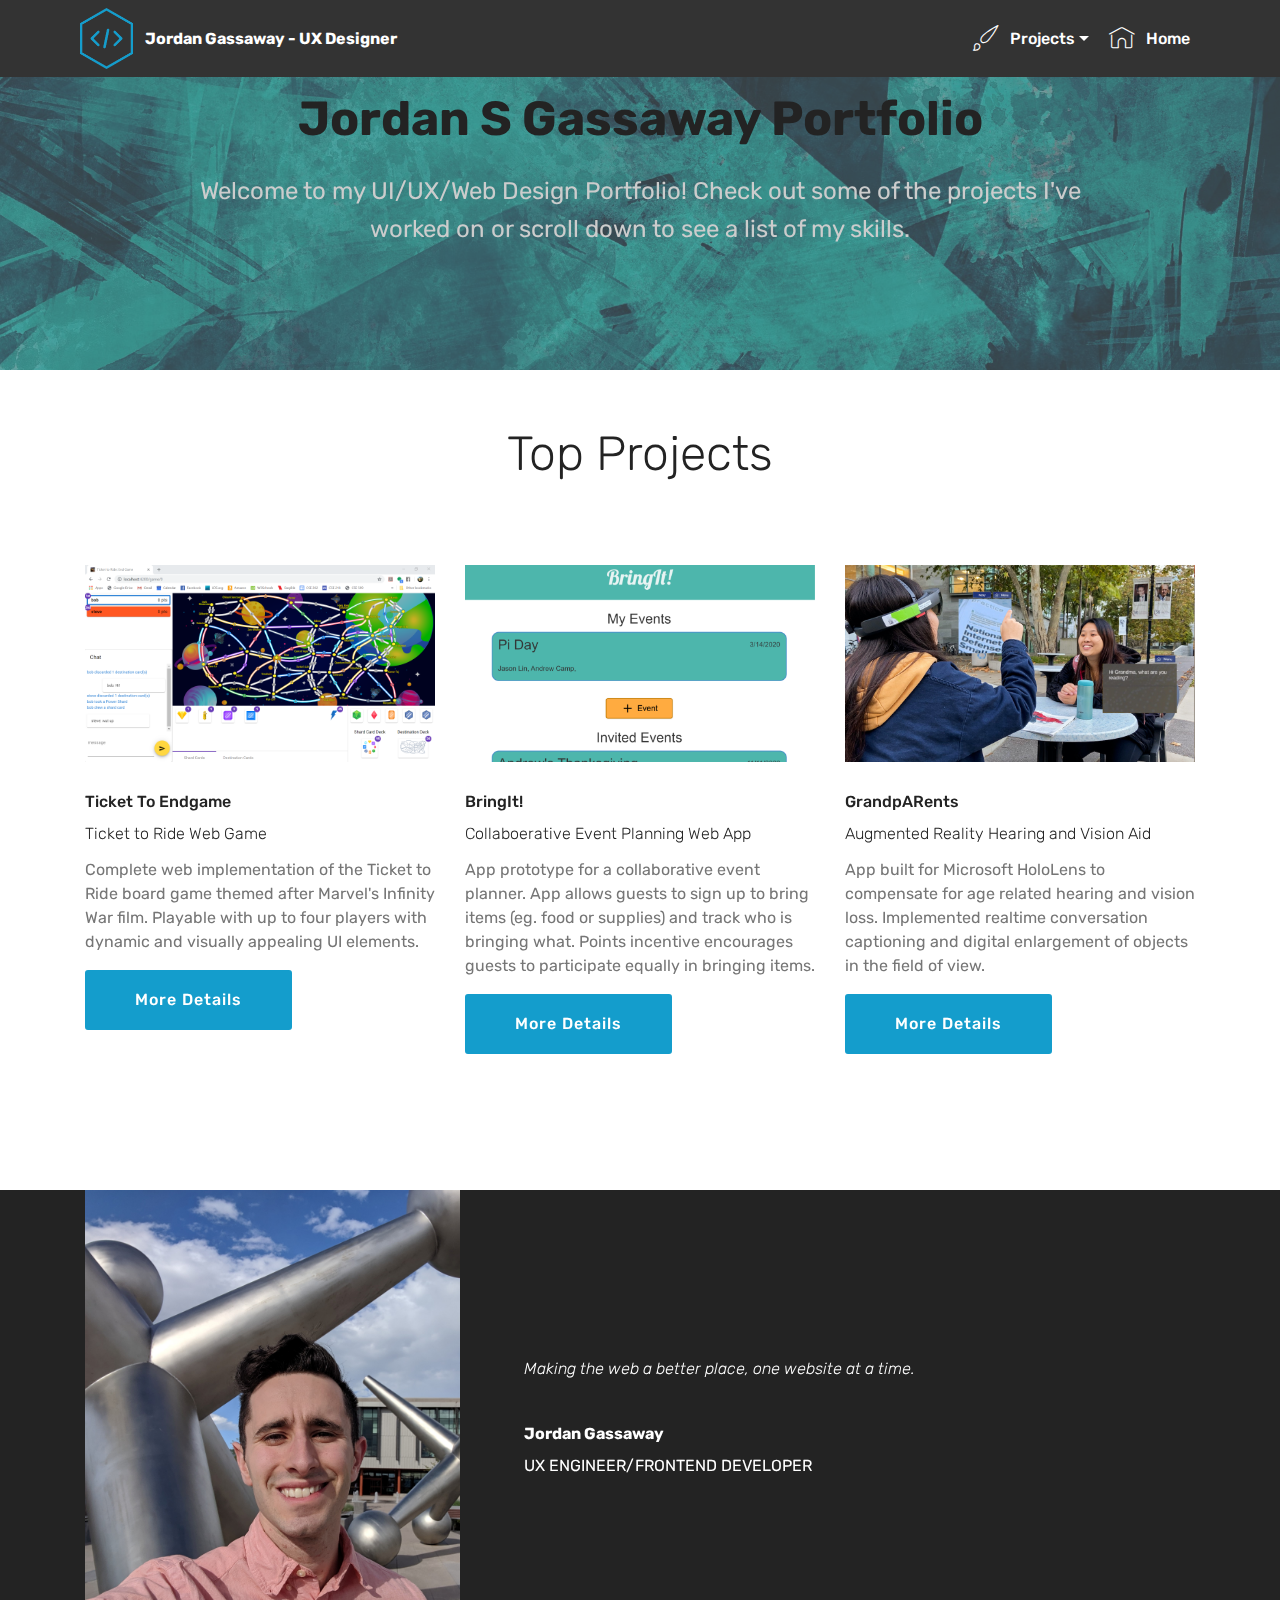
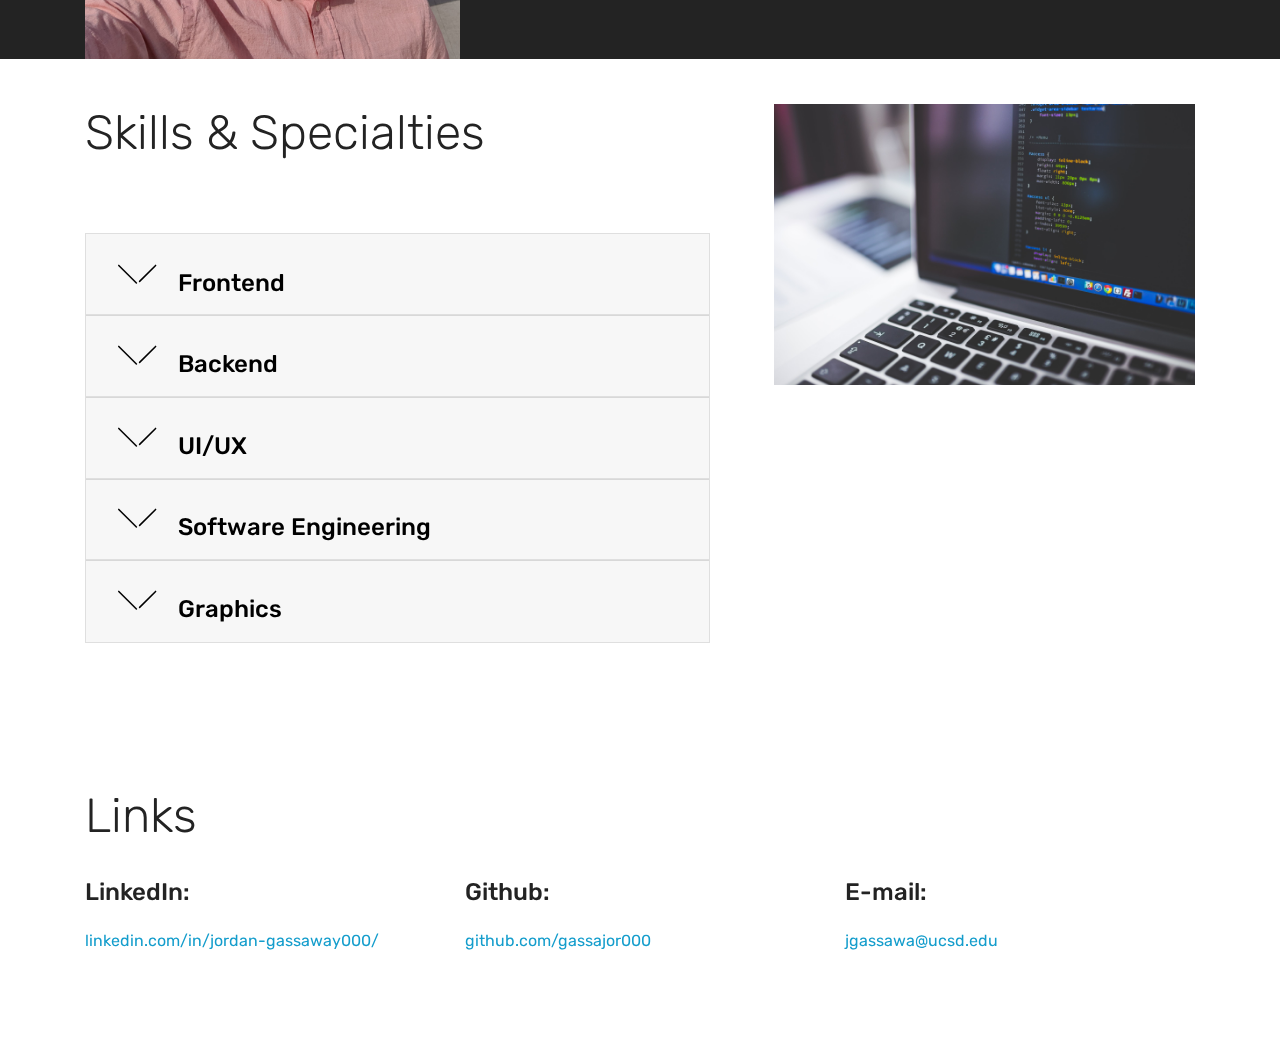
<file: index.html>
<!DOCTYPE html>
<html  >
<head>
  <!-- Site made with Mobirise Website Builder v4.12.3, https://mobirise.com -->
  <meta charset="UTF-8">
  <meta http-equiv="X-UA-Compatible" content="IE=edge">
  <meta name="generator" content="Mobirise v4.12.3, mobirise.com">
  <meta name="viewport" content="width=device-width, initial-scale=1, minimum-scale=1">
  <link rel="shortcut icon" href="assets/images/mbr.png" type="image/x-icon">
  <meta name="description" content="">
  
  
  <title>Home</title>
  <link rel="stylesheet" href="assets/web/assets/mobirise-icons/mobirise-icons.css">
  <link rel="stylesheet" href="assets/bootstrap/css/bootstrap.min.css">
  <link rel="stylesheet" href="assets/bootstrap/css/bootstrap-grid.min.css">
  <link rel="stylesheet" href="assets/bootstrap/css/bootstrap-reboot.min.css">
  <link rel="stylesheet" href="assets/tether/tether.min.css">
  <link rel="stylesheet" href="assets/dropdown/css/style.css">
  <link rel="stylesheet" href="assets/theme/css/style.css">
  <link rel="preload" as="style" href="assets/mobirise/css/mbr-additional.css"><link rel="stylesheet" href="assets/mobirise/css/mbr-additional.css" type="text/css">
  
  
  
</head>
<body>
  <section class="menu cid-rVp3CQ06cg" once="menu" id="menu1-c">

    

    <nav class="navbar navbar-expand beta-menu navbar-dropdown align-items-center navbar-fixed-top navbar-toggleable-sm">
        <button class="navbar-toggler navbar-toggler-right" type="button" data-toggle="collapse" data-target="#navbarSupportedContent" aria-controls="navbarSupportedContent" aria-expanded="false" aria-label="Toggle navigation">
            <div class="hamburger">
                <span></span>
                <span></span>
                <span></span>
                <span></span>
            </div>
        </button>
        <div class="menu-logo">
            <div class="navbar-brand">
                <span class="navbar-logo">
                    
                         <img src="assets/images/mbr.png" alt="Mobirise" title="" style="height: 3.8rem;">
                    
                </span>
                <span class="navbar-caption-wrap"><a class="navbar-caption text-white display-4" href="https://mobirise.co">Jordan Gassaway - UX Designer</a></span>
            </div>
        </div>
        <div class="collapse navbar-collapse" id="navbarSupportedContent">
            <ul class="navbar-nav nav-dropdown nav-right" data-app-modern-menu="true"><li class="nav-item dropdown">
                    <a class="nav-link link text-white dropdown-toggle display-4" href="index.html" data-toggle="dropdown-submenu" aria-expanded="true"><span class="mbri-change-style mbr-iconfont mbr-iconfont-btn"></span>
                        
                        Projects</a><div class="dropdown-menu"><a class="text-white dropdown-item display-4" href="page1.html">Ticket To Endgame</a><a class="text-white dropdown-item display-4" href="page2.html">BringIt!</a><a class="text-white dropdown-item display-4" href="page3.html">GrandpARents</a></div>
                </li><li class="nav-item"><a class="nav-link link text-white display-4" href="index.html">
                        <span class="mbri-home mbr-iconfont mbr-iconfont-btn"></span>
                        Home</a></li></ul>
            
        </div>
    </nav>
</section>

<section class="engine"><a href="https://mobirise.info/w">html5 templates</a></section><section class="header1 cid-rVoP1qe3m3 mbr-parallax-background" id="header16-4">

    

    <div class="mbr-overlay" style="opacity: 0.6; background-color: rgb(91, 104, 107);">
    </div>

    <div class="container">
        <div class="row justify-content-md-center">
            <div class="col-md-10 align-center">
                <h1 class="mbr-section-title mbr-bold pb-3 mbr-fonts-style display-2">
                    Jordan S Gassaway Portfolio</h1>
                
                <p class="mbr-text pb-3 mbr-fonts-style display-5">Welcome to my UI/UX/Web Design Portfolio! Check out some of the projects I've worked on or scroll down to see a list of my skills.</p>
                
            </div>
        </div>
    </div>

</section>

<section class="mbr-section content4 cid-rVoS8yH0en" id="content4-6">

    

    <div class="container">
        <div class="media-container-row">
            <div class="title col-12 col-md-8">
                <h2 class="align-center pb-3 mbr-fonts-style display-2">
                    Top Projects</h2>
                
                
            </div>
        </div>
    </div>
</section>

<section class="features19 cid-rVoN2XiycL" id="features19-2">
    
    
    <div class="container">
        <div class="row">
            <div class="item features-image col-lg-4 col-md-6 col-sm-12">
                <div class="item-wrapper">
                    <div class="item-img card-img">
                        <a href="page1.html"><img src="assets/images/gameview.png" alt="" title="Ticket To Endgame"></a>
                    </div>
                    <div class="item-content">
                        <h4 class="item-title mbr-fonts-style pb-3 display-7">Ticket To Endgame</h4>
                        <h5 class="item-subtitle mbr-fonts-style pb-3 display-4">Ticket to Ride Web Game</h5>
                        <p class="item-text display-7">Complete web implementation of the Ticket to Ride board game themed after Marvel's Infinity War film. Playable with up to four players with dynamic and visually appealing UI elements.&nbsp;</p>
                    </div>
                    <div class="item-footer pb-2"><a href="" class="btn btn-primary item-btn display-7" target="_blank">More Details</a></div>
                </div>
            </div>
            <div class="item features-image col-lg-4 col-md-6 col-sm-12">
                <div class="item-wrapper">
                    <div class="item-img card-img">
                        <a href="page2.html"><img src="assets/images/homescreen-2.png" alt="" title="BringIt!"></a>
                    </div>
                    <div class="item-content">
                        <h4 class="item-title mbr-fonts-style pb-3 display-7">
                            BringIt!</h4>
                        <h5 class="item-subtitle mbr-fonts-style pb-3 display-4">Collaboerative Event Planning Web App</h5>
                        <p class="item-text display-7">App prototype for a collaborative event planner. App allows guests to sign up to bring items (eg. food or supplies) and track who is bringing what. Points incentive encourages guests to participate equally in bringing items.</p>
                    </div>
                    <div class="item-footer pb-2"><a href="page2.html" class="btn btn-primary item-btn display-7" target="_blank">More Details</a></div>
                </div>
            </div>
            <div class="item features-image col-lg-4 col-md-6 col-sm-12">
                <div class="item-wrapper">
                    <div class="item-img card-img">
                        <a href="page3.html"><img src="assets/images/demo.jpg" alt="" title="GrandpARents"></a>
                    </div>
                    <div class="item-content">
                        <h4 class="item-title mbr-fonts-style pb-3 display-7">
                            GrandpARents</h4>
                        <h5 class="item-subtitle mbr-fonts-style pb-3 display-4">Augmented Reality Hearing and Vision Aid</h5>
                        <p class="item-text display-7">App built for Microsoft HoloLens to compensate for age related hearing and vision loss. Implemented realtime conversation captioning and digital enlargement of objects in the field of view.&nbsp;</p>
                    </div>
                    <div class="item-footer pb-2"><a href="" class="btn btn-primary item-btn display-7" target="_blank">More Details</a></div>
                </div>
            </div>
        </div>
    </div>
</section>

<section class="testimonials2 cid-rVoPvW2EDj" id="testimonials2-5">

    

    

    <div class="container">
        <div class="media-container-row">
            <div class="mbr-figure pr-lg-5" style="width: 60%;">
              <img src="assets/images/img-20190524-172925.jpg" alt="" title="">
            </div>
            <div class="media-content px-3 align-self-center mbr-white py-2">
                    <p class="mbr-text testimonial-text mbr-fonts-style display-7">
                       Making the web a better place, one website at a time.</p>
                    <p class="mbr-author-name pt-4 mb-2 mbr-fonts-style display-7">
                       Jordan Gassaway</p>
                    <p class="mbr-author-desc mbr-fonts-style display-7">UX ENGINEER/FRONTEND DEVELOPER
                    </p>
            </div>
        </div>
    </div>
</section>

<section class="toggle2 cid-rVoZgfssDI" id="toggle2-7">
    
        

    
        <div class="container">
            <div class="media-container-row">
                    <div class="toggle-content">
                        <h2 class="mbr-section-title pb-3 align-left mbr-fonts-style display-2">
                            Skills &amp; Specialties</h2>
                        
                        <div id="bootstrap-toggle" class="toggle-panel accordionStyles tab-content pt-5 mt-2">
                            <div class="card">
                                <div class="card-header" role="tab" id="headingOne">
                                    <a role="button" class="collapsed panel-title text-black" data-toggle="collapse" data-core="" href="#collapse1_9" aria-expanded="false" aria-controls="collapse1">
                                        <h4 class="mbr-fonts-style display-5">
                                            <span class="sign mbr-iconfont mbri-arrow-down inactive"></span>&nbsp;Frontend</h4>
                                    </a>
                                </div>
                                <div id="collapse1_9" class="panel-collapse noScroll collapse" role="tabpanel" aria-labelledby="headingOne">
                                    <div class="panel-body p-4">
                                        <ul class="mbr-fonts-style panel-text display-5">
                                            <li>Angular</li>    
                                            <li>HTML/CSS/JavaScript</li>
                                            <li>Bootstrap</li>
                                            <li>Material UI</li>
                                        </ul>
                                    </div>
                                </div>
                            </div>
                            <div class="card">
                                <div class="card-header" role="tab" id="headingTwo">
                                    <a role="button" class="collapsed panel-title text-black" data-toggle="collapse" data-core="" href="#collapse2_9" aria-expanded="false" aria-controls="collapse2">
                                        <h4 class="mbr-fonts-style display-5">
                                            <span class="sign mbr-iconfont mbri-arrow-down inactive"></span>&nbsp;Backend</h4>
                                    </a>
                                </div>
                                <div id="collapse2_9" class="panel-collapse noScroll collapse" role="tabpanel" aria-labelledby="headingTwo">
                                    <div class="panel-body p-4">
                                        <ul class="mbr-fonts-style panel-text display-5">
                                            <li>Java</li>    
                                            <li>Python</li>   
                                            <li>Kotlin</li>   
                                            <li>C++</li>
                                            <li>Mongodb</li>
                                            <li>SQL</li>
                                        </ul>
                                    </div>
                                </div>
                            </div>
                            <div class="card">
                                <div class="card-header" role="tab" id="headingThree">
                                    <a role="button" class="collapsed panel-title text-black" data-toggle="collapse" data-core="" href="#collapse3_9" aria-expanded="true" aria-controls="collapse3">
                                        <h4 class="mbr-fonts-style display-5">
                                            <span class="sign mbr-iconfont mbri-arrow-down inactive"></span>&nbsp;UI/UX</h4>
                                    </a>
                                </div>
                                <div id="collapse3_9" class="panel-collapse noScroll collapse" role="tabpanel" aria-labelledby="headingThree">
                                    <div class="panel-body p-4">
                                        <ul class="mbr-fonts-style panel-text display-5">
                                            <li>Prototyping</li>
                                            <li>Wireframing</li>
                                            <li>Interactive Design</li>
                                            <li>Useability Studies</li>
                                            <li>Needfinding</li>
                                        </ul>
                                    </div>
                                </div>
                            </div>
                            <div class="card">
                                <div class="card-header" role="tab" id="headingThree">
                                    <a role="button" class="collapsed panel-title  text-black" data-toggle="collapse" data-core="" href="#collapse4_9" aria-expanded="false" aria-controls="collapse4">
                                        <h4 class="mbr-fonts-style display-5">
                                            <span class="sign mbr-iconfont mbri-arrow-down inactive"></span>&nbsp;Software Engineering</h4>
                                    </a>
                                </div>
                                <div id="collapse4_9" class="panel-collapse noScroll collapse" role="tabpanel" aria-labelledby="headingThree">
                                    <div class="panel-body p-4">
                                        <ul class="mbr-fonts-style panel-text display-5">
                                           <li>Object Oriented Programming</li>
                                           <li>MVP/MVC/MVVM</li>
                                           <li>Advanced Design Patterns 
                                               <br>
                                                <p class="mbr-fonts-style panel-text display-6">(Command, Plugin, Subscriber, etc)</p>
                                           </li>
                                        </ul>
                                    </div>
                                </div>
                            </div>
                            <div class="card">
                                <div class="card-header" role="tab" id="headingThree">
                                    <a role="button" class="collapsed panel-title text-black" data-toggle="collapse" data-core="" href="#collapse5_9" aria-expanded="false" aria-controls="collapse5">
                                        <h4 class="mbr-fonts-style display-5">
                                            <span class="sign mbr-iconfont mbri-arrow-down inactive"></span>&nbsp;Graphics</h4>
                                    </a>
                                </div>
                                <div id="collapse5_9" class="panel-collapse noScroll collapse" role="tabpanel" aria-labelledby="headingThree">
                                    <div class="panel-body p-4">
                                        <ul class="mbr-fonts-style panel-text display-5">
                                            <li>Photoshop </li>
                                            <li>Illustrator</li>
                                        </ul>
                                    </div>
                                </div>
                            </div>
                            
                        </div>
                    </div>
                <div class="mbr-figure" style="width: 73%;">
                     <img src="assets/images/mbr-2.jpg" alt="Mobirise" title="">
                </div>
            </div>
        </div>
</section>

<section class="mbr-section contacts2 cid-rVoNbxgX48" id="contacts2-3">
    <!---->
    
    <!---->
    <!--Overlay-->
    
    <!--Container-->
    <div class="container">
        <div class="row">
            <!--Titles-->
            <div class="title col-12">
                <h2 class="align-left mbr-fonts-style display-2">Links</h2>
                
            </div>
            <div class="col-12">
                <div class="row justify-content-center">
                    <div class="col-12 col-md-4">
                        <div class="b b-adress">
                            <h5 class="align-left mbr-fonts-style m-0 display-5">
                                LinkedIn:
                            </h5>
                            <p class="mbr-text align-left mbr-fonts-style display-7"><a href="https://www.linkedin.com/in/jordan-gassaway000/">linkedin.com/in/jordan-gassaway000/</a>
                            </p>
                        </div>
                    </div>
                    <div class="col-12 col-md-4">
                        <div class="b b-phone">
                            <h5 class="align-left mbr-fonts-style m-0 display-5">Github:
                            </h5>
                            <p class="mbr-text align-left mbr-fonts-style display-7"><a href="https://github.com/gassajor000">github.com/gassajor000</a>
                            </p>
                        </div>
                    </div>
                    <div class="col-12 col-md-4">
                        <div class="b b-mail">
                            <h5 class="align-left mbr-fonts-style m-0 display-5">
                                E-mail:
                            </h5>
                            <p class="mbr-text align-left mbr-fonts-style display-7"><a href="mailto:jgassawa@ucsd.edu">jgassawa@ucsd.edu</a></p>
                        </div>
                    </div>
                </div>
            </div>
        </div>
    </div>
</section>


  <script src="assets/web/assets/jquery/jquery.min.js"></script>
  <script src="assets/popper/popper.min.js"></script>
  <script src="assets/bootstrap/js/bootstrap.min.js"></script>
  <script src="assets/tether/tether.min.js"></script>
  <script src="assets/parallax/jarallax.min.js"></script>
  <script src="assets/mbr-switch-arrow/mbr-switch-arrow.js"></script>
  <script src="assets/dropdown/js/nav-dropdown.js"></script>
  <script src="assets/dropdown/js/navbar-dropdown.js"></script>
  <script src="assets/touchswipe/jquery.touch-swipe.min.js"></script>
  <script src="assets/smoothscroll/smooth-scroll.js"></script>
  <script src="assets/theme/js/script.js"></script>
  
  
</body>
</html>
</file>
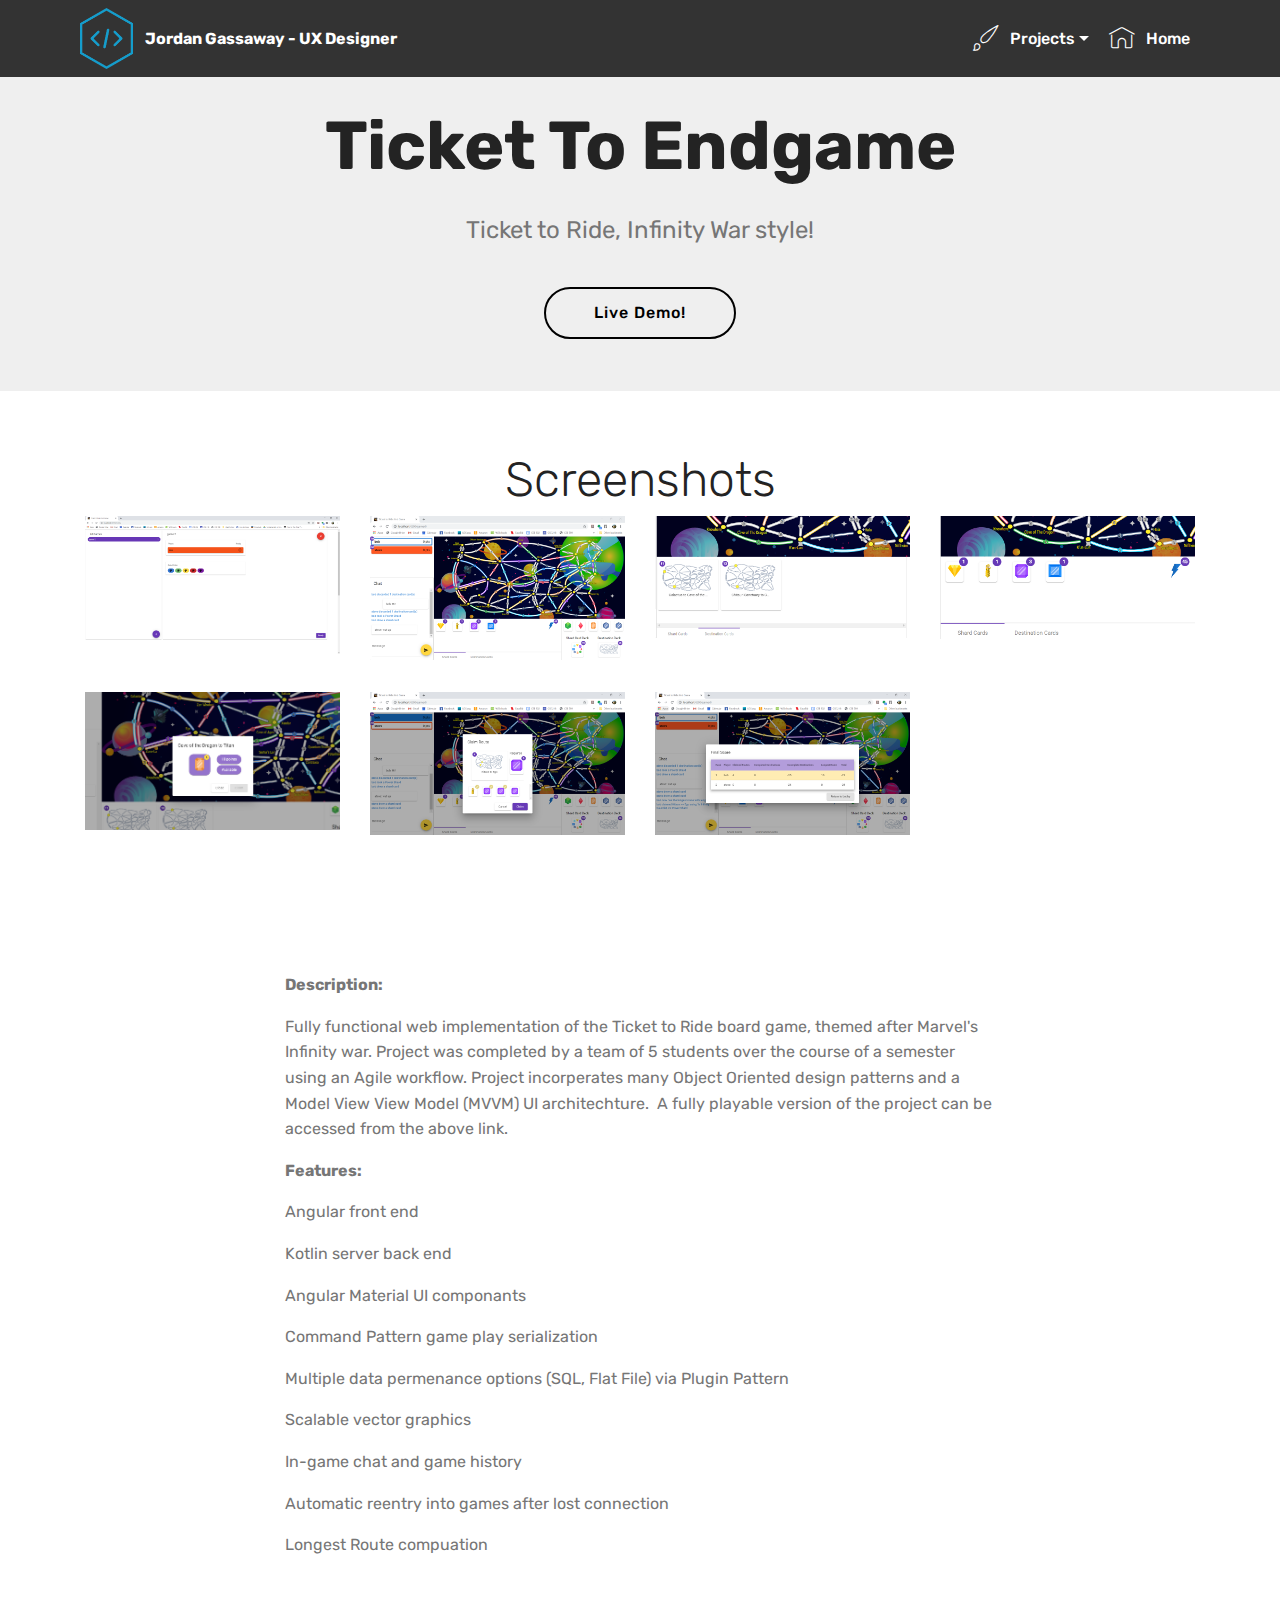
<file: page1.html>
<!DOCTYPE html>
<html  >
<head>
  <!-- Site made with Mobirise Website Builder v4.12.3, https://mobirise.com -->
  <meta charset="UTF-8">
  <meta http-equiv="X-UA-Compatible" content="IE=edge">
  <meta name="generator" content="Mobirise v4.12.3, mobirise.com">
  <meta name="viewport" content="width=device-width, initial-scale=1, minimum-scale=1">
  <link rel="shortcut icon" href="assets/images/mbr.png" type="image/x-icon">
  <meta name="description" content="Website Creator Description">
  
  
  <title>Ticket2Endgame</title>
  <link rel="stylesheet" href="assets/web/assets/mobirise-icons/mobirise-icons.css">
  <link rel="stylesheet" href="assets/bootstrap/css/bootstrap.min.css">
  <link rel="stylesheet" href="assets/bootstrap/css/bootstrap-grid.min.css">
  <link rel="stylesheet" href="assets/bootstrap/css/bootstrap-reboot.min.css">
  <link rel="stylesheet" href="assets/tether/tether.min.css">
  <link rel="stylesheet" href="assets/dropdown/css/style.css">
  <link rel="stylesheet" href="assets/theme/css/style.css">
  <link rel="preload" as="style" href="assets/mobirise/css/mbr-additional.css"><link rel="stylesheet" href="assets/mobirise/css/mbr-additional.css" type="text/css">
  
  
  
</head>
<body>
  <section class="menu cid-rVp3CQ06cg" once="menu" id="menu1-c">

    

    <nav class="navbar navbar-expand beta-menu navbar-dropdown align-items-center navbar-fixed-top navbar-toggleable-sm">
        <button class="navbar-toggler navbar-toggler-right" type="button" data-toggle="collapse" data-target="#navbarSupportedContent" aria-controls="navbarSupportedContent" aria-expanded="false" aria-label="Toggle navigation">
            <div class="hamburger">
                <span></span>
                <span></span>
                <span></span>
                <span></span>
            </div>
        </button>
        <div class="menu-logo">
            <div class="navbar-brand">
                <span class="navbar-logo">
                    
                         <img src="assets/images/mbr.png" alt="Mobirise" title="" style="height: 3.8rem;">
                    
                </span>
                <span class="navbar-caption-wrap"><a class="navbar-caption text-white display-4" href="https://mobirise.co">Jordan Gassaway - UX Designer</a></span>
            </div>
        </div>
        <div class="collapse navbar-collapse" id="navbarSupportedContent">
            <ul class="navbar-nav nav-dropdown nav-right" data-app-modern-menu="true"><li class="nav-item dropdown">
                    <a class="nav-link link text-white dropdown-toggle display-4" href="index.html" data-toggle="dropdown-submenu" aria-expanded="true"><span class="mbri-change-style mbr-iconfont mbr-iconfont-btn"></span>
                        
                        Projects</a><div class="dropdown-menu"><a class="text-white dropdown-item display-4" href="page1.html">Ticket To Endgame</a><a class="text-white dropdown-item display-4" href="page2.html">BringIt!</a><a class="text-white dropdown-item display-4" href="page3.html">GrandpARents</a></div>
                </li><li class="nav-item"><a class="nav-link link text-white display-4" href="index.html">
                        <span class="mbri-home mbr-iconfont mbr-iconfont-btn"></span>
                        Home</a></li></ul>
            
        </div>
    </nav>
</section>

<section class="engine"><a href="https://mobirise.info/n">simple web templates</a></section><section class="header1 cid-rVp2Ao6M1A" id="header16-8">

    

    

    <div class="container">
        <div class="row justify-content-md-center">
            <div class="col-md-10 align-center">
                <h1 class="mbr-section-title mbr-bold pb-3 mbr-fonts-style display-1">
                    Ticket To Endgame</h1>
                
                <p class="mbr-text pb-3 mbr-fonts-style display-5">Ticket to Ride, Infinity War style!</p>
                <div class="mbr-section-btn"><a class="btn btn-md btn-black-outline display-4" href="http://ticket2endgame.ga/" target="_blank">Live Demo!</a></div>
            </div>
        </div>
    </div>

</section>

<section class="mbr-gallery gallery5 cid-rVp2FglCtS" id="gallery5-9">

    

    

    <div class="container">
        <h3 class="mbr-section-title align-center mbr-fonts-style display-2">
            Screenshots</h3>
        
        <div class="row mbr-gallery" data-toggle="modal" data-target="#rVNdvqCtOS">
            <div class="col-sm-6 col-md-4 col-lg-3 item gallery-image">
                <div class="item-wrapper">
                    <img class="w-100" src="assets/images/lobbyview.png" alt="Lobby Screen" data-slide-to="0" title="Lobby View" data-target="#rVNdvqCkTr">
                </div>
            </div>
            <div class="col-sm-6 col-md-4 col-lg-3 item gallery-image">
                <div class="item-wrapper">
                    <img class="w-100" src="assets/images/gameview.png" alt="Game Screen" data-slide-to="1" title="Game View" data-target="#rVNdvqCkTr">
                </div>
            </div>
            
            <div class="col-sm-6 col-md-4 col-lg-3 item gallery-image">
                <div class="item-wrapper">
                    <img class="w-100" src="assets/images/destinationsdrawer-1.png" alt="Destination Cards" data-slide-to="2" title="Destinations Drawer" data-target="#rVNdvqCkTr">
                </div>
            </div><div class="col-sm-6 col-md-4 col-lg-3 item gallery-image">
                <div class="item-wrapper">
                    <img class="w-100" src="assets/images/shardsdrawer.png" alt="Shard Cards" data-slide-to="3" title="Shard Cards Drawer" data-target="#rVNdvqCkTr">
                </div>
            </div><div class="col-sm-6 col-md-4 col-lg-3 item gallery-image">
                <div class="item-wrapper">
                    <img class="w-100" src="assets/images/routeinfo.png" alt="Route Info" data-slide-to="4" title="Route Info" data-target="#rVNdvqCkTr">
                </div>
            </div><div class="col-sm-6 col-md-4 col-lg-3 item gallery-image">
                <div class="item-wrapper">
                    <img class="w-100" src="assets/images/routeclaimpanel.png" alt="Claim Route Dialog" data-slide-to="5" title="Claim Route Dialog" data-target="#rVNdvqCkTr">
                </div>
            </div><div class="col-sm-6 col-md-4 col-lg-3 item gallery-image">
                <div class="item-wrapper">
                    <img class="w-100" src="assets/images/finalscorepanel.png" alt="Final Score Dialog" data-slide-to="6" title="Final Score" data-target="#rVNdvqCkTr">
                </div>
            </div>
        </div>

        <div class="modal mbr-slider fade" tabindex="-1" role="dialog" aria-hidden="true" id="rVNdvqCtOS">
            <div class="modal-dialog" role="document">
                <div class="modal-content">
                    <div class="modal-body">
                        <div class="carousel slide" data-ride="carousel" id="rVNdvqCkTr">
                            <div class="carousel-inner">
                                <div class="carousel-item active">
                                    <img class="d-block w-100" src="assets/images/lobbyview.png" alt="">
                                </div>
                                <div class="carousel-item">
                                    <img class="d-block w-100" src="assets/images/gameview.png" alt="">
                                </div>
                                
                                <div class="carousel-item">
                                    <img class="d-block w-100" src="assets/images/destinationsdrawer-1.png" alt="">
                                </div><div class="carousel-item">
                                    <img class="d-block w-100" src="assets/images/shardsdrawer.png" alt="">
                                </div><div class="carousel-item">
                                    <img class="d-block w-100" src="assets/images/routeinfo.png" alt="">
                                </div><div class="carousel-item">
                                    <img class="d-block w-100" src="assets/images/routeclaimpanel.png" alt="">
                                </div><div class="carousel-item">
                                    <img class="d-block w-100" src="assets/images/finalscorepanel.png" alt="">
                                </div>
                            </div>
                            <ol class="carousel-indicators">
                                <li data-slide-to="0" class="active" data-target="#rVNdvqCkTr"></li>
                                <li data-slide-to="1" data-target="#rVNdvqCkTr"></li>
                                <li data-slide-to="2" data-target="#rVNdvqCkTr"></li><li data-slide-to="3" data-target="#rVNdvqCkTr"></li><li data-slide-to="4" data-target="#rVNdvqCkTr"></li><li data-slide-to="5" data-target="#rVNdvqCkTr"></li><li data-slide-to="6" data-target="#rVNdvqCkTr"></li>
                                
                            </ol>
                            <a role="button" href="" class="close" data-dismiss="modal" aria-label="Close">
                            </a>
                            <a class="carousel-control-prev carousel-control" role="button" data-slide="prev" href="#rVNdvqCkTr">
                                <span class="mbri-left mbr-iconfont" aria-hidden="true"></span>
                                <span class="sr-only">Previous</span>
                            </a>
                            <a class="carousel-control-next carousel-control" role="button" data-slide="next" href="#rVNdvqCkTr">
                                <span class="mbri-right mbr-iconfont" aria-hidden="true"></span>
                                <span class="sr-only">Next</span>
                            </a>
                        </div>
                    </div>
                </div>
            </div>
        </div>
    </div>
</section>

<section class="mbr-section article content1 cid-rVp2JNtSED" id="content1-a">
    
     

    <div class="container">
        <div class="media-container-row">
            <div class="mbr-text col-12 mbr-fonts-style display-7 col-md-8"><p>
                <strong> Description:</strong></p><p>Fully functional web implementation of the Ticket to Ride board game, themed after Marvel's Infinity war. Project was completed by a team of 5 students over the course of a semester using an Agile workflow. Project incorperates many Object Oriented design patterns and a Model View View Model (MVVM) UI architechture. &nbsp;A fully playable version of the project can be accessed from the above link.</p><p><strong>Features:</strong></p><p><span style="font-size: 1rem;">Angular front end</span></p><p><span style="font-size: 1rem;">Kotlin server back end</span></p><p><span style="font-size: 1rem;">Angular Material UI componants</span></p><p><span style="font-size: 1rem;">Command Pattern game play serialization&nbsp;</span></p><p>Multiple data permenance options (SQL, Flat File) via Plugin Pattern</p><p>Scalable vector graphics</p><p>In-game chat and game history</p><p>Automatic reentry into games after lost connection</p><p>Longest Route compuation</p></div>
        </div>
    </div>
</section>


  <script src="assets/web/assets/jquery/jquery.min.js"></script>
  <script src="assets/popper/popper.min.js"></script>
  <script src="assets/bootstrap/js/bootstrap.min.js"></script>
  <script src="assets/tether/tether.min.js"></script>
  <script src="assets/smoothscroll/smooth-scroll.js"></script>
  <script src="assets/dropdown/js/nav-dropdown.js"></script>
  <script src="assets/dropdown/js/navbar-dropdown.js"></script>
  <script src="assets/touchswipe/jquery.touch-swipe.min.js"></script>
  <script src="assets/theme/js/script.js"></script>
  
  
</body>
</html>
</file>
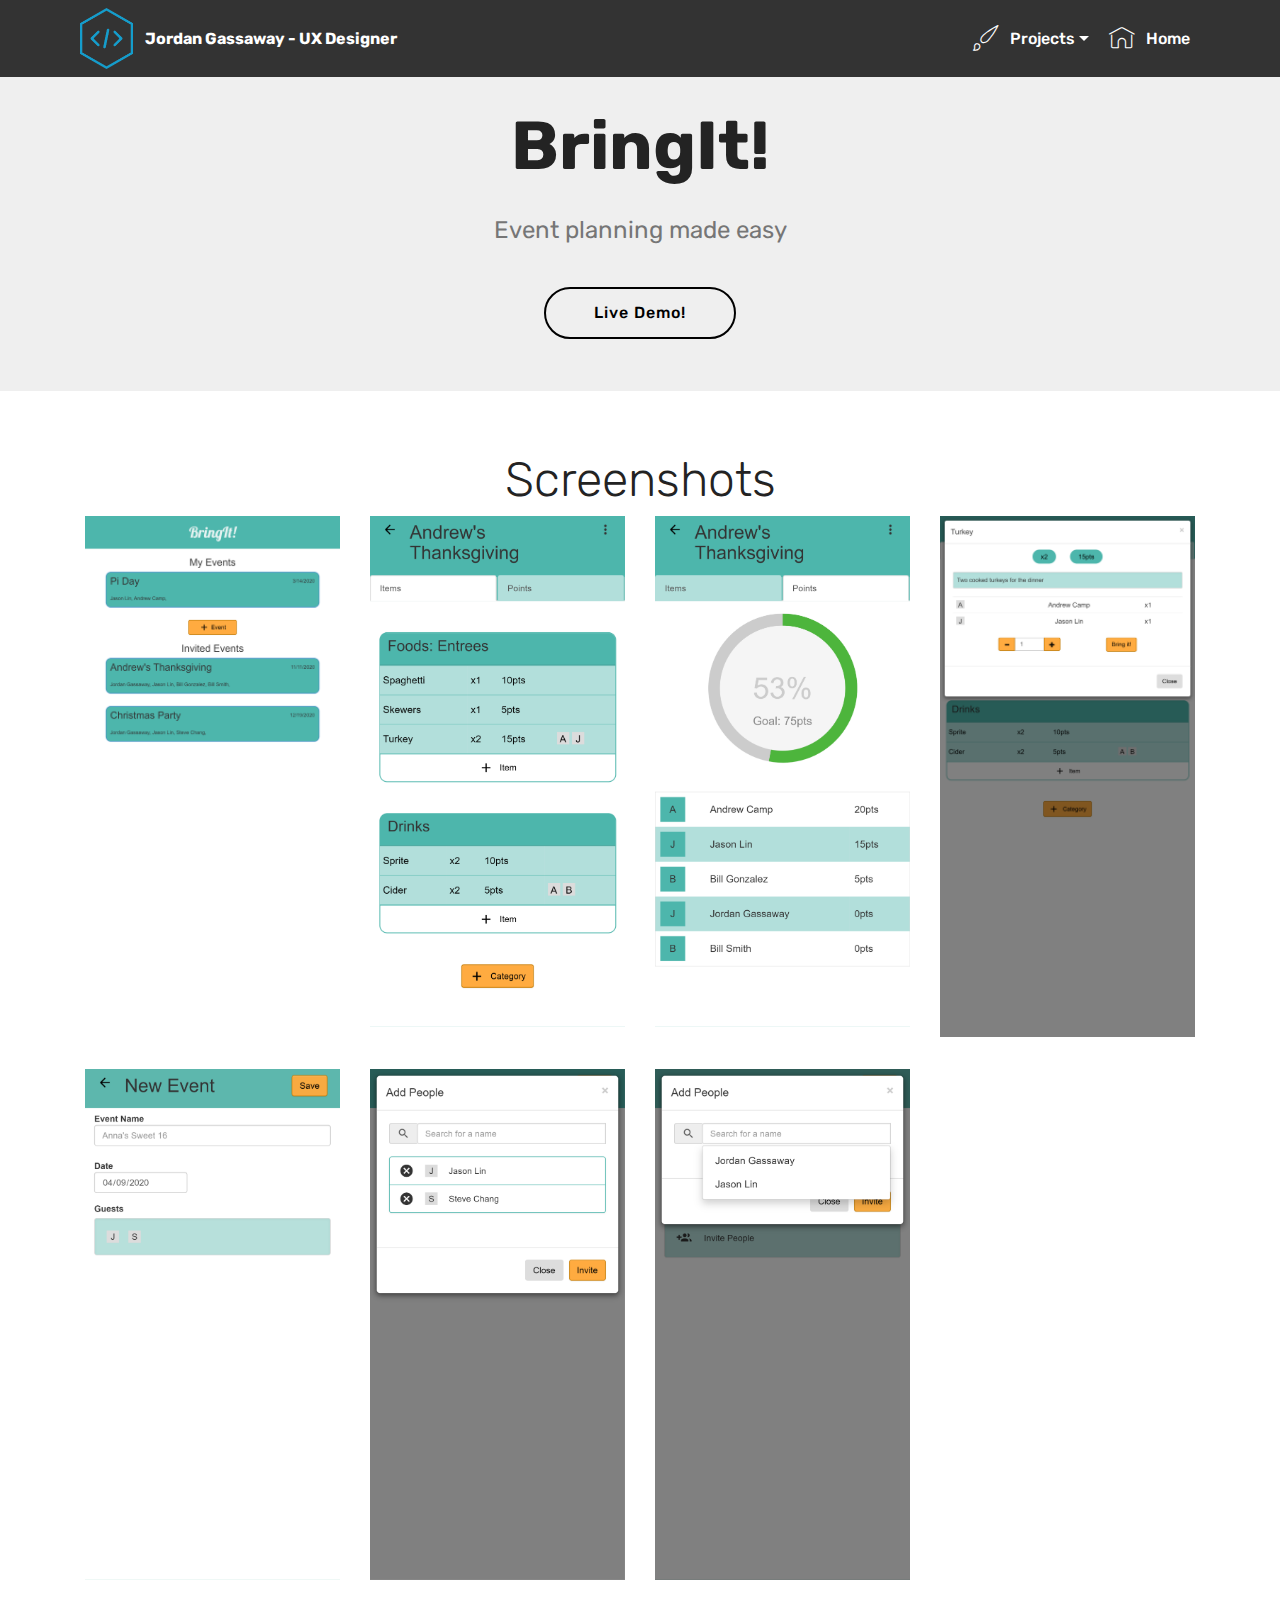
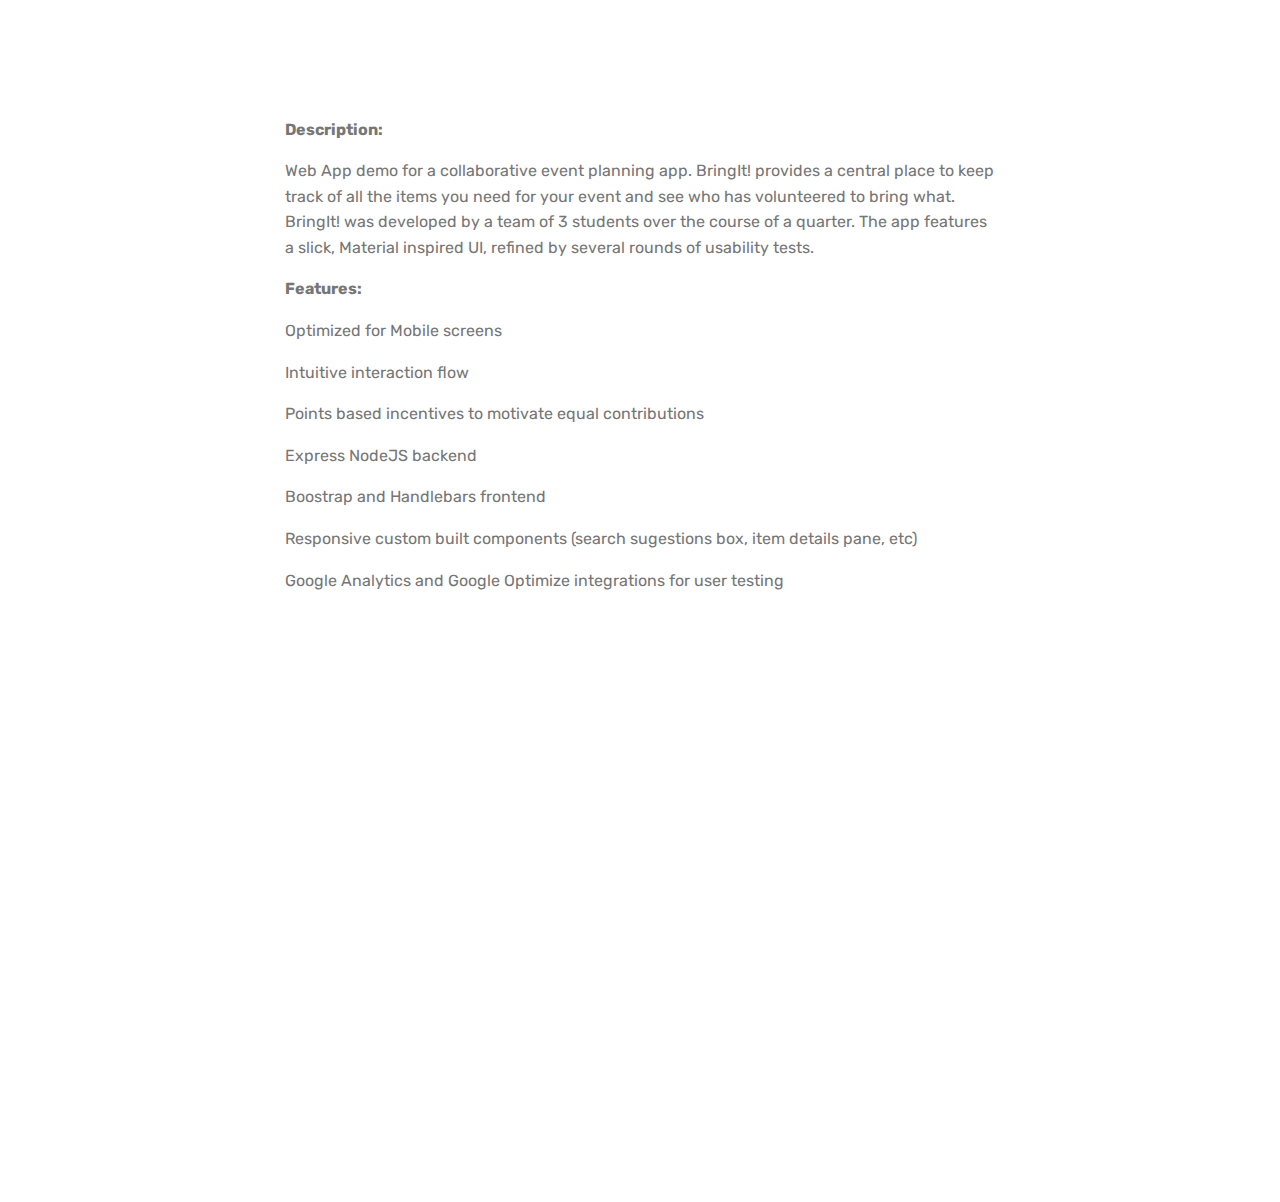
<file: page2.html>
<!DOCTYPE html>
<html  >
<head>
  <!-- Site made with Mobirise Website Builder v4.12.3, https://mobirise.com -->
  <meta charset="UTF-8">
  <meta http-equiv="X-UA-Compatible" content="IE=edge">
  <meta name="generator" content="Mobirise v4.12.3, mobirise.com">
  <meta name="viewport" content="width=device-width, initial-scale=1, minimum-scale=1">
  <link rel="shortcut icon" href="assets/images/mbr.png" type="image/x-icon">
  <meta name="description" content="Website Creator Description">
  
  
  <title>BringIt</title>
  <link rel="stylesheet" href="assets/web/assets/mobirise-icons/mobirise-icons.css">
  <link rel="stylesheet" href="assets/bootstrap/css/bootstrap.min.css">
  <link rel="stylesheet" href="assets/bootstrap/css/bootstrap-grid.min.css">
  <link rel="stylesheet" href="assets/bootstrap/css/bootstrap-reboot.min.css">
  <link rel="stylesheet" href="assets/tether/tether.min.css">
  <link rel="stylesheet" href="assets/dropdown/css/style.css">
  <link rel="stylesheet" href="assets/theme/css/style.css">
  <link rel="preload" as="style" href="assets/mobirise/css/mbr-additional.css"><link rel="stylesheet" href="assets/mobirise/css/mbr-additional.css" type="text/css">
  
  
  
</head>
<body>
  <section class="menu cid-rVAFrmN7KC" once="menu" id="menu1-e">

    

    <nav class="navbar navbar-expand beta-menu navbar-dropdown align-items-center navbar-fixed-top navbar-toggleable-sm">
        <button class="navbar-toggler navbar-toggler-right" type="button" data-toggle="collapse" data-target="#navbarSupportedContent" aria-controls="navbarSupportedContent" aria-expanded="false" aria-label="Toggle navigation">
            <div class="hamburger">
                <span></span>
                <span></span>
                <span></span>
                <span></span>
            </div>
        </button>
        <div class="menu-logo">
            <div class="navbar-brand">
                <span class="navbar-logo">
                    
                         <img src="assets/images/mbr.png" alt="Mobirise" title="" style="height: 3.8rem;">
                    
                </span>
                <span class="navbar-caption-wrap"><a class="navbar-caption text-white display-4" href="https://mobirise.co">Jordan Gassaway - UX Designer</a></span>
            </div>
        </div>
        <div class="collapse navbar-collapse" id="navbarSupportedContent">
            <ul class="navbar-nav nav-dropdown nav-right" data-app-modern-menu="true"><li class="nav-item dropdown">
                    <a class="nav-link link text-white dropdown-toggle display-4" href="index.html" data-toggle="dropdown-submenu" aria-expanded="true"><span class="mbri-change-style mbr-iconfont mbr-iconfont-btn"></span>
                        
                        Projects</a><div class="dropdown-menu"><a class="text-white dropdown-item display-4" href="page1.html">Ticket To Endgame</a><a class="text-white dropdown-item display-4" href="page2.html">BringIt!</a><a class="text-white dropdown-item display-4" href="page3.html">GrandpARents</a></div>
                </li><li class="nav-item"><a class="nav-link link text-white display-4" href="index.html">
                        <span class="mbri-home mbr-iconfont mbr-iconfont-btn"></span>
                        Home</a></li></ul>
            
        </div>
    </nav>
</section>

<section class="engine"><a href="https://mobirise.info/y">free html site templates</a></section><section class="header1 cid-rVAFrnTQlm" id="header16-f">

    

    

    <div class="container">
        <div class="row justify-content-md-center">
            <div class="col-md-10 align-center">
                <h1 class="mbr-section-title mbr-bold pb-3 mbr-fonts-style display-1">
                    BringIt!</h1>
                
                <p class="mbr-text pb-3 mbr-fonts-style display-5">Event planning made easy</p>
                <div class="mbr-section-btn"><a class="btn btn-md btn-black-outline display-4" href="https://bringit-cse170.herokuapp.com/" target="_blank">Live Demo!</a></div>
            </div>
        </div>
    </div>

</section>

<section class="mbr-gallery gallery5 cid-rVAFroWfmj" id="gallery5-g">

    

    

    <div class="container">
        <h3 class="mbr-section-title align-center mbr-fonts-style display-2">
            Screenshots</h3>
        
        <div class="row mbr-gallery" data-toggle="modal" data-target="#rVNdvwovRh">
            <div class="col-sm-6 col-md-4 col-lg-3 item gallery-image">
                <div class="item-wrapper">
                    <img class="w-100" src="assets/images/homescreen.png" alt="Lobby Screen" data-slide-to="0" title="Lobby View" data-target="#rVNdvwoZYX">
                </div>
            </div>
            <div class="col-sm-6 col-md-4 col-lg-3 item gallery-image">
                <div class="item-wrapper">
                    <img class="w-100" src="assets/images/listview.png" alt="Game Screen" data-slide-to="1" title="Game View" data-target="#rVNdvwoZYX">
                </div>
            </div>
            
            <div class="col-sm-6 col-md-4 col-lg-3 item gallery-image">
                <div class="item-wrapper">
                    <img class="w-100" src="assets/images/pointsview.png" alt="Destination Cards" data-slide-to="2" title="Destinations Drawer" data-target="#rVNdvwoZYX">
                </div>
            </div><div class="col-sm-6 col-md-4 col-lg-3 item gallery-image">
                <div class="item-wrapper">
                    <img class="w-100" src="assets/images/itemdetails.png" alt="Shard Cards" data-slide-to="3" title="Shard Cards Drawer" data-target="#rVNdvwoZYX">
                </div>
            </div><div class="col-sm-6 col-md-4 col-lg-3 item gallery-image">
                <div class="item-wrapper">
                    <img class="w-100" src="assets/images/neweventview.png" alt="Shard Cards" data-slide-to="4" title="Shard Cards Drawer" data-target="#rVNdvwoZYX">
                </div>
            </div><div class="col-sm-6 col-md-4 col-lg-3 item gallery-image">
                <div class="item-wrapper">
                    <img class="w-100" src="assets/images/addpeople.png" alt="Shard Cards" data-slide-to="5" title="Shard Cards Drawer" data-target="#rVNdvwoZYX">
                </div>
            </div><div class="col-sm-6 col-md-4 col-lg-3 item gallery-image">
                <div class="item-wrapper">
                    <img class="w-100" src="assets/images/addpeoplesearch.png" alt="Shard Cards" data-slide-to="6" title="Shard Cards Drawer" data-target="#rVNdvwoZYX">
                </div>
            </div>
        </div>

        <div class="modal mbr-slider fade" tabindex="-1" role="dialog" aria-hidden="true" id="rVNdvwovRh">
            <div class="modal-dialog" role="document">
                <div class="modal-content">
                    <div class="modal-body">
                        <div class="carousel slide" data-ride="carousel" id="rVNdvwoZYX">
                            <div class="carousel-inner">
                                <div class="carousel-item active">
                                    <img class="d-block w-100" src="assets/images/homescreen.png" alt="">
                                </div>
                                <div class="carousel-item">
                                    <img class="d-block w-100" src="assets/images/listview.png" alt="">
                                </div>
                                
                                <div class="carousel-item">
                                    <img class="d-block w-100" src="assets/images/pointsview.png" alt="">
                                </div><div class="carousel-item">
                                    <img class="d-block w-100" src="assets/images/itemdetails.png" alt="">
                                </div><div class="carousel-item">
                                    <img class="d-block w-100" src="assets/images/neweventview.png" alt="">
                                </div><div class="carousel-item">
                                    <img class="d-block w-100" src="assets/images/addpeople.png" alt="">
                                </div><div class="carousel-item">
                                    <img class="d-block w-100" src="assets/images/addpeoplesearch.png" alt="">
                                </div>
                            </div>
                            <ol class="carousel-indicators">
                                <li data-slide-to="0" class="active" data-target="#rVNdvwoZYX"></li>
                                <li data-slide-to="1" data-target="#rVNdvwoZYX"></li>
                                <li data-slide-to="2" data-target="#rVNdvwoZYX"></li><li data-slide-to="3" data-target="#rVNdvwoZYX"></li><li data-slide-to="4" data-target="#rVNdvwoZYX"></li><li data-slide-to="5" data-target="#rVNdvwoZYX"></li><li data-slide-to="6" data-target="#rVNdvwoZYX"></li>
                                
                            </ol>
                            <a role="button" href="" class="close" data-dismiss="modal" aria-label="Close">
                            </a>
                            <a class="carousel-control-prev carousel-control" role="button" data-slide="prev" href="#rVNdvwoZYX">
                                <span class="mbri-left mbr-iconfont" aria-hidden="true"></span>
                                <span class="sr-only">Previous</span>
                            </a>
                            <a class="carousel-control-next carousel-control" role="button" data-slide="next" href="#rVNdvwoZYX">
                                <span class="mbri-right mbr-iconfont" aria-hidden="true"></span>
                                <span class="sr-only">Next</span>
                            </a>
                        </div>
                    </div>
                </div>
            </div>
        </div>
    </div>
</section>

<section class="mbr-section article content1 cid-rVAFrquS5f" id="content1-h">
    
     

    <div class="container">
        <div class="media-container-row">
            <div class="mbr-text col-12 mbr-fonts-style display-7 col-md-8"><p>
                <strong> Description:</strong></p><p>Web App demo for a collaborative event planning app. BringIt! provides a central place to keep track of all the items you need for your event and see who has volunteered to bring what. BringIt! was developed by a team of 3 students over the course of a quarter. The app features a slick, Material inspired UI, refined by several rounds of usability tests.</p><p><strong>Features:</strong></p><p>Optimized for Mobile screens</p><p>Intuitive interaction flow</p><p>Points based incentives to motivate equal contributions</p><p>Express NodeJS backend</p><p>Boostrap and Handlebars frontend</p><p>Responsive custom built components (search sugestions box, item details pane, etc)</p><p>Google Analytics and Google Optimize integrations for user testing</p></div>
        </div>
    </div>
</section>

<section class="cid-rVALgwW1RT" id="video1-i">

    
    
    <figure class="mbr-figure align-center container">
        <div class="video-block" style="width: 66%;">
            <div><iframe class="mbr-embedded-video" src="https://www.youtube.com/embed/EWMWzRtFq9Y?rel=0&amp;amp;showinfo=0&amp;autoplay=0&amp;loop=0" width="1280" height="720" frameborder="0" allowfullscreen></iframe></div>
        </div>
    </figure>
</section>


  <script src="assets/web/assets/jquery/jquery.min.js"></script>
  <script src="assets/popper/popper.min.js"></script>
  <script src="assets/bootstrap/js/bootstrap.min.js"></script>
  <script src="assets/tether/tether.min.js"></script>
  <script src="assets/smoothscroll/smooth-scroll.js"></script>
  <script src="assets/dropdown/js/nav-dropdown.js"></script>
  <script src="assets/dropdown/js/navbar-dropdown.js"></script>
  <script src="assets/touchswipe/jquery.touch-swipe.min.js"></script>
  <script src="assets/theme/js/script.js"></script>
  
  
</body>
</html>
</file>
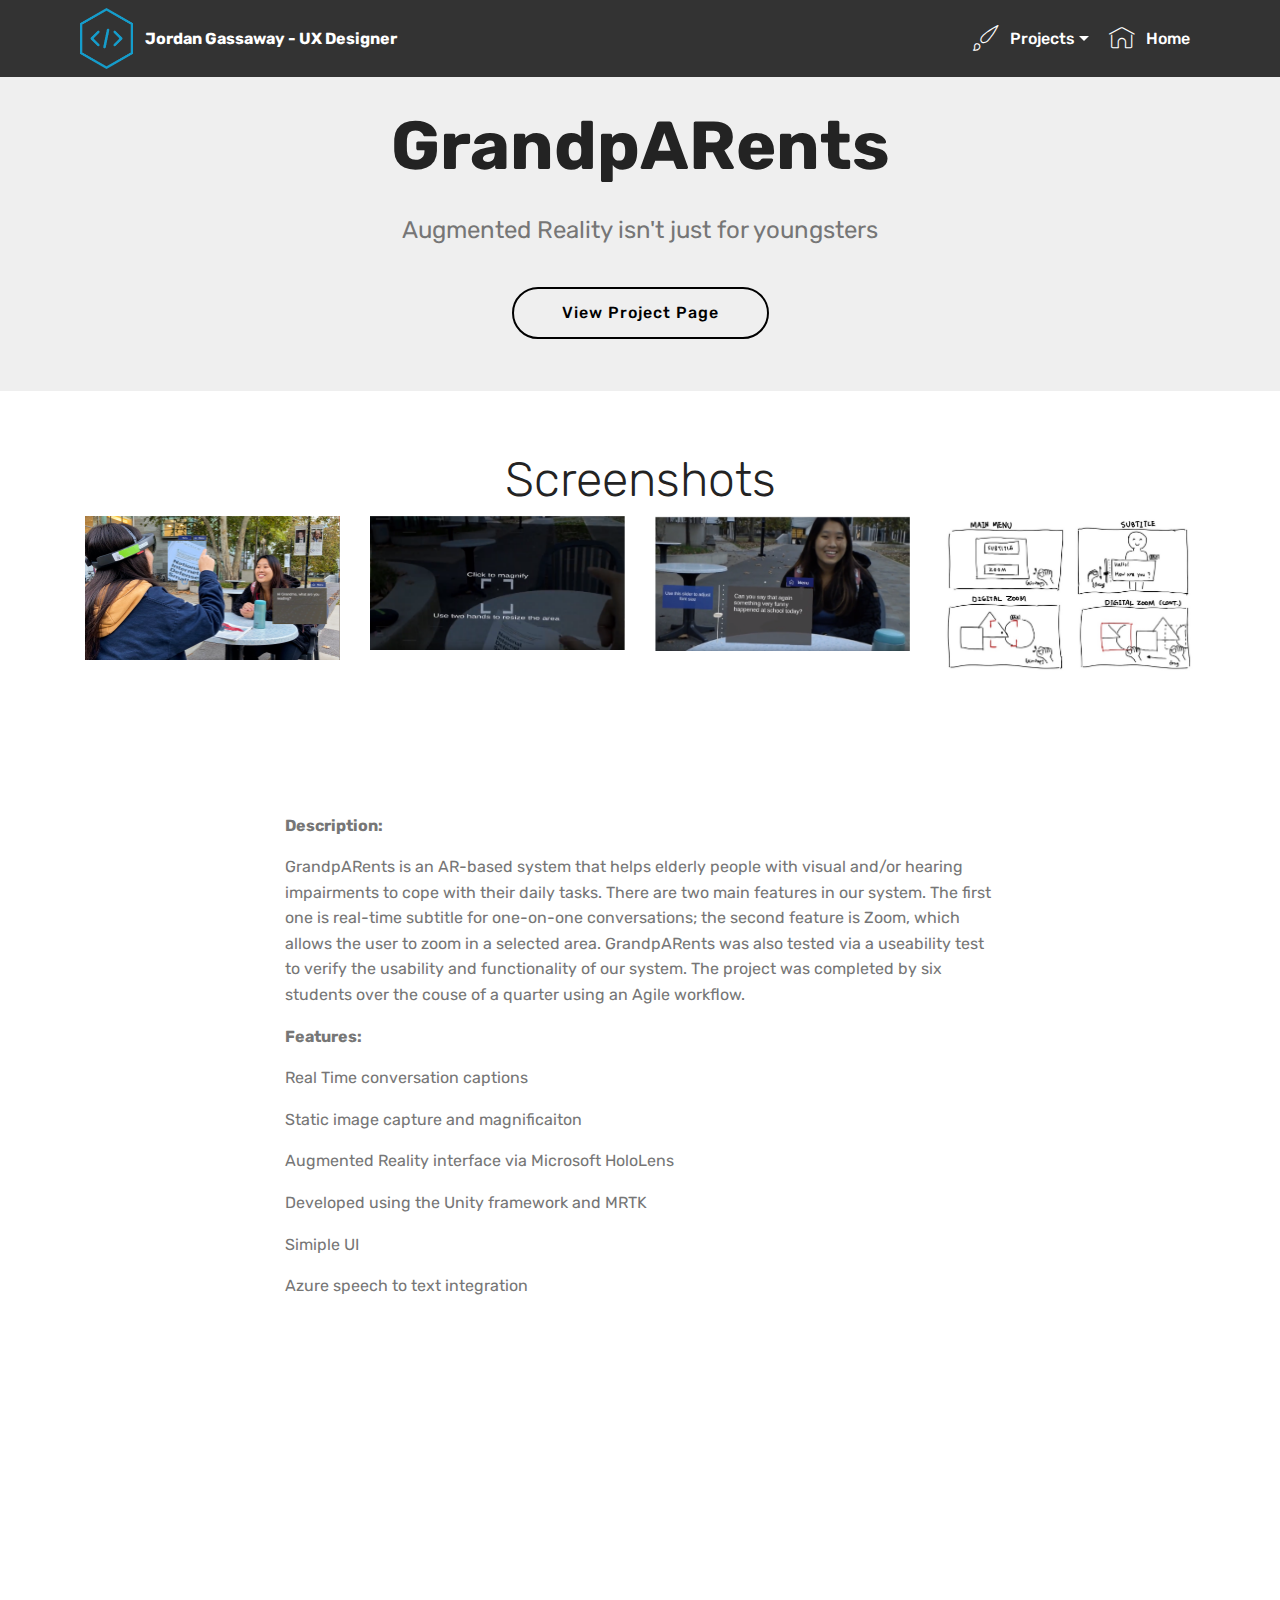
<file: page3.html>
<!DOCTYPE html>
<html  >
<head>
  <!-- Site made with Mobirise Website Builder v4.12.3, https://mobirise.com -->
  <meta charset="UTF-8">
  <meta http-equiv="X-UA-Compatible" content="IE=edge">
  <meta name="generator" content="Mobirise v4.12.3, mobirise.com">
  <meta name="viewport" content="width=device-width, initial-scale=1, minimum-scale=1">
  <link rel="shortcut icon" href="assets/images/mbr.png" type="image/x-icon">
  <meta name="description" content="Website Creator Description">
  
  
  <title>GrandpARents</title>
  <link rel="stylesheet" href="assets/web/assets/mobirise-icons/mobirise-icons.css">
  <link rel="stylesheet" href="assets/bootstrap/css/bootstrap.min.css">
  <link rel="stylesheet" href="assets/bootstrap/css/bootstrap-grid.min.css">
  <link rel="stylesheet" href="assets/bootstrap/css/bootstrap-reboot.min.css">
  <link rel="stylesheet" href="assets/tether/tether.min.css">
  <link rel="stylesheet" href="assets/dropdown/css/style.css">
  <link rel="stylesheet" href="assets/theme/css/style.css">
  <link rel="preload" as="style" href="assets/mobirise/css/mbr-additional.css"><link rel="stylesheet" href="assets/mobirise/css/mbr-additional.css" type="text/css">
  
  
  
</head>
<body>
  <section class="menu cid-rVAOlPRcDo" once="menu" id="menu1-k">

    

    <nav class="navbar navbar-expand beta-menu navbar-dropdown align-items-center navbar-fixed-top navbar-toggleable-sm">
        <button class="navbar-toggler navbar-toggler-right" type="button" data-toggle="collapse" data-target="#navbarSupportedContent" aria-controls="navbarSupportedContent" aria-expanded="false" aria-label="Toggle navigation">
            <div class="hamburger">
                <span></span>
                <span></span>
                <span></span>
                <span></span>
            </div>
        </button>
        <div class="menu-logo">
            <div class="navbar-brand">
                <span class="navbar-logo">
                    
                         <img src="assets/images/mbr.png" alt="Mobirise" title="" style="height: 3.8rem;">
                    
                </span>
                <span class="navbar-caption-wrap"><a class="navbar-caption text-white display-4" href="https://mobirise.co">Jordan Gassaway - UX Designer</a></span>
            </div>
        </div>
        <div class="collapse navbar-collapse" id="navbarSupportedContent">
            <ul class="navbar-nav nav-dropdown nav-right" data-app-modern-menu="true"><li class="nav-item dropdown">
                    <a class="nav-link link text-white dropdown-toggle display-4" href="index.html" data-toggle="dropdown-submenu" aria-expanded="true"><span class="mbri-change-style mbr-iconfont mbr-iconfont-btn"></span>
                        
                        Projects</a><div class="dropdown-menu"><a class="text-white dropdown-item display-4" href="page1.html">Ticket To Endgame</a><a class="text-white dropdown-item display-4" href="page2.html">BringIt!</a><a class="text-white dropdown-item display-4" href="page3.html">GrandpARents</a></div>
                </li><li class="nav-item"><a class="nav-link link text-white display-4" href="index.html">
                        <span class="mbri-home mbr-iconfont mbr-iconfont-btn"></span>
                        Home</a></li></ul>
            
        </div>
    </nav>
</section>

<section class="engine"><a href="https://mobirise.info/g">how to build your own site</a></section><section class="header1 cid-rVAOlQUqwL" id="header16-l">

    

    

    <div class="container">
        <div class="row justify-content-md-center">
            <div class="col-md-10 align-center">
                <h1 class="mbr-section-title mbr-bold pb-3 mbr-fonts-style display-1">
                    GrandpARents</h1>
                
                <p class="mbr-text pb-3 mbr-fonts-style display-5">Augmented Reality isn't just for youngsters</p>
                <div class="mbr-section-btn"><a class="btn btn-md btn-black-outline display-4" href="https://github.com/WeibelLab-Teaching/CSE218_Fa19_ARengers" target="_blank">View Project Page</a></div>
            </div>
        </div>
    </div>

</section>

<section class="mbr-gallery gallery5 cid-rVAOlScoHj" id="gallery5-m">

    

    

    <div class="container">
        <h3 class="mbr-section-title align-center mbr-fonts-style display-2">
            Screenshots</h3>
        
        <div class="row mbr-gallery" data-toggle="modal" data-target="#rVNdvBZTwA">
            <div class="col-sm-6 col-md-4 col-lg-3 item gallery-image">
                <div class="item-wrapper">
                    <img class="w-100" src="assets/images/demo.jpg" alt="Lobby Screen" data-slide-to="0" title="Lobby View" data-target="#rVNdvBZSQC">
                </div>
            </div>
            <div class="col-sm-6 col-md-4 col-lg-3 item gallery-image">
                <div class="item-wrapper">
                    <img class="w-100" src="assets/images/imagecapture.png" alt="Game Screen" data-slide-to="1" title="Game View" data-target="#rVNdvBZSQC">
                </div>
            </div>
            
            <div class="col-sm-6 col-md-4 col-lg-3 item gallery-image">
                <div class="item-wrapper">
                    <img class="w-100" src="assets/images/speechtranscription.png" alt="Destination Cards" data-slide-to="2" title="Destinations Drawer" data-target="#rVNdvBZSQC">
                </div>
            </div><div class="col-sm-6 col-md-4 col-lg-3 item gallery-image">
                <div class="item-wrapper">
                    <img class="w-100" src="assets/images/ui.jpg" alt="Shard Cards" data-slide-to="3" title="Shard Cards Drawer" data-target="#rVNdvBZSQC">
                </div>
            </div>
        </div>

        <div class="modal mbr-slider fade" tabindex="-1" role="dialog" aria-hidden="true" id="rVNdvBZTwA">
            <div class="modal-dialog" role="document">
                <div class="modal-content">
                    <div class="modal-body">
                        <div class="carousel slide" data-ride="carousel" id="rVNdvBZSQC">
                            <div class="carousel-inner">
                                <div class="carousel-item active">
                                    <img class="d-block w-100" src="assets/images/demo.jpg" alt="">
                                </div>
                                <div class="carousel-item">
                                    <img class="d-block w-100" src="assets/images/imagecapture.png" alt="">
                                </div>
                                
                                <div class="carousel-item">
                                    <img class="d-block w-100" src="assets/images/speechtranscription.png" alt="">
                                </div><div class="carousel-item">
                                    <img class="d-block w-100" src="assets/images/ui.jpg" alt="">
                                </div>
                            </div>
                            <ol class="carousel-indicators">
                                <li data-slide-to="0" class="active" data-target="#rVNdvBZSQC"></li>
                                <li data-slide-to="1" data-target="#rVNdvBZSQC"></li>
                                <li data-slide-to="2" data-target="#rVNdvBZSQC"></li><li data-slide-to="3" data-target="#rVNdvBZSQC"></li>
                                
                            </ol>
                            <a role="button" href="" class="close" data-dismiss="modal" aria-label="Close">
                            </a>
                            <a class="carousel-control-prev carousel-control" role="button" data-slide="prev" href="#rVNdvBZSQC">
                                <span class="mbri-left mbr-iconfont" aria-hidden="true"></span>
                                <span class="sr-only">Previous</span>
                            </a>
                            <a class="carousel-control-next carousel-control" role="button" data-slide="next" href="#rVNdvBZSQC">
                                <span class="mbri-right mbr-iconfont" aria-hidden="true"></span>
                                <span class="sr-only">Next</span>
                            </a>
                        </div>
                    </div>
                </div>
            </div>
        </div>
    </div>
</section>

<section class="mbr-section article content1 cid-rVAOlUoK4y" id="content1-n">
    
     

    <div class="container">
        <div class="media-container-row">
            <div class="mbr-text col-12 mbr-fonts-style display-7 col-md-8"><p>
                <strong> Description:</strong></p><p>GrandpARents is an AR-based system that helps elderly people with visual and/or hearing impairments to cope with their daily tasks. There are two main features in our system. The first one is real-time subtitle for one-on-one conversations; the second feature is Zoom, which allows the user to zoom in a selected area. GrandpARents was also tested via a useability test to verify the usability and functionality of our system. The project was completed by six students over the couse of a quarter using an Agile workflow.</p><p><strong>Features:</strong></p><p>Real Time conversation captions</p><p>Static image capture and magnificaiton</p><p>Augmented Reality interface via Microsoft HoloLens</p><p>Developed using the Unity framework and MRTK</p><p>Simiple UI&nbsp;</p><p>Azure speech to text integration</p></div>
        </div>
    </div>
</section>

<section class="cid-rVAOlVdrlb" id="video1-o">

    
    
    <figure class="mbr-figure align-center container">
        <div class="video-block" style="width: 66%;">
            <div><iframe class="mbr-embedded-video" src="https://www.youtube.com/embed/fitDsPpxFF8?rel=0&amp;amp;showinfo=0&amp;autoplay=0&amp;loop=0" width="1280" height="720" frameborder="0" allowfullscreen></iframe></div>
        </div>
    </figure>
</section>


  <script src="assets/web/assets/jquery/jquery.min.js"></script>
  <script src="assets/popper/popper.min.js"></script>
  <script src="assets/bootstrap/js/bootstrap.min.js"></script>
  <script src="assets/tether/tether.min.js"></script>
  <script src="assets/smoothscroll/smooth-scroll.js"></script>
  <script src="assets/dropdown/js/nav-dropdown.js"></script>
  <script src="assets/dropdown/js/navbar-dropdown.js"></script>
  <script src="assets/touchswipe/jquery.touch-swipe.min.js"></script>
  <script src="assets/theme/js/script.js"></script>
  
  
</body>
</html>
</file>
<file: assets/web/assets/mobirise-icons/mobirise-icons.css>
@font-face {
  font-family: 'MobiriseIcons';
  src:  url('mobirise-icons.eot?spat4u');
  src:  url('mobirise-icons.eot?spat4u#iefix') format('embedded-opentype'),
    url('mobirise-icons.ttf?spat4u') format('truetype'),
    url('mobirise-icons.woff?spat4u') format('woff'),
    url('mobirise-icons.svg?spat4u#MobiriseIcons') format('svg');
  font-weight: normal;
  font-style: normal;
  font-display: swap;
}

[class^="mbri-"], [class*=" mbri-"] {
  /* use !important to prevent issues with browser extensions that change fonts */
  font-family: MobiriseIcons !important;
  speak: none;
  font-style: normal;
  font-weight: normal;
  font-variant: normal;
  text-transform: none;
  line-height: 1;

  /* Better Font Rendering =========== */
  -webkit-font-smoothing: antialiased;
  -moz-osx-font-smoothing: grayscale;
}

.mbri-add-submenu:before {
  content: "\e900";
}
.mbri-alert:before {
  content: "\e901";
}
.mbri-align-center:before {
  content: "\e902";
}
.mbri-align-justify:before {
  content: "\e903";
}
.mbri-align-left:before {
  content: "\e904";
}
.mbri-align-right:before {
  content: "\e905";
}
.mbri-android:before {
  content: "\e906";
}
.mbri-apple:before {
  content: "\e907";
}
.mbri-arrow-down:before {
  content: "\e908";
}
.mbri-arrow-next:before {
  content: "\e909";
}
.mbri-arrow-prev:before {
  content: "\e90a";
}
.mbri-arrow-up:before {
  content: "\e90b";
}
.mbri-bold:before {
  content: "\e90c";
}
.mbri-bookmark:before {
  content: "\e90d";
}
.mbri-bootstrap:before {
  content: "\e90e";
}
.mbri-briefcase:before {
  content: "\e90f";
}
.mbri-browse:before {
  content: "\e910";
}
.mbri-bulleted-list:before {
  content: "\e911";
}
.mbri-calendar:before {
  content: "\e912";
}
.mbri-camera:before {
  content: "\e913";
}
.mbri-cart-add:before {
  content: "\e914";
}
.mbri-cart-full:before {
  content: "\e915";
}
.mbri-cash:before {
  content: "\e916";
}
.mbri-change-style:before {
  content: "\e917";
}
.mbri-chat:before {
  content: "\e918";
}
.mbri-clock:before {
  content: "\e919";
}
.mbri-close:before {
  content: "\e91a";
}
.mbri-cloud:before {
  content: "\e91b";
}
.mbri-code:before {
  content: "\e91c";
}
.mbri-contact-form:before {
  content: "\e91d";
}
.mbri-credit-card:before {
  content: "\e91e";
}
.mbri-cursor-click:before {
  content: "\e91f";
}
.mbri-cust-feedback:before {
  content: "\e920";
}
.mbri-database:before {
  content: "\e921";
}
.mbri-delivery:before {
  content: "\e922";
}
.mbri-desktop:before {
  content: "\e923";
}
.mbri-devices:before {
  content: "\e924";
}
.mbri-down:before {
  content: "\e925";
}
.mbri-download:before {
  content: "\e989";
}
.mbri-drag-n-drop:before {
  content: "\e927";
}
.mbri-drag-n-drop2:before {
  content: "\e928";
}
.mbri-edit:before {
  content: "\e929";
}
.mbri-edit2:before {
  content: "\e92a";
}
.mbri-error:before {
  content: "\e92b";
}
.mbri-extension:before {
  content: "\e92c";
}
.mbri-features:before {
  content: "\e92d";
}
.mbri-file:before {
  content: "\e92e";
}
.mbri-flag:before {
  content: "\e92f";
}
.mbri-folder:before {
  content: "\e930";
}
.mbri-gift:before {
  content: "\e931";
}
.mbri-github:before {
  content: "\e932";
}
.mbri-globe:before {
  content: "\e933";
}
.mbri-globe-2:before {
  content: "\e934";
}
.mbri-growing-chart:before {
  content: "\e935";
}
.mbri-hearth:before {
  content: "\e936";
}
.mbri-help:before {
  content: "\e937";
}
.mbri-home:before {
  content: "\e938";
}
.mbri-hot-cup:before {
  content: "\e939";
}
.mbri-idea:before {
  content: "\e93a";
}
.mbri-image-gallery:before {
  content: "\e93b";
}
.mbri-image-slider:before {
  content: "\e93c";
}
.mbri-info:before {
  content: "\e93d";
}
.mbri-italic:before {
  content: "\e93e";
}
.mbri-key:before {
  content: "\e93f";
}
.mbri-laptop:before {
  content: "\e940";
}
.mbri-layers:before {
  content: "\e941";
}
.mbri-left-right:before {
  content: "\e942";
}
.mbri-left:before {
  content: "\e943";
}
.mbri-letter:before {
  content: "\e944";
}
.mbri-like:before {
  content: "\e945";
}
.mbri-link:before {
  content: "\e946";
}
.mbri-lock:before {
  content: "\e947";
}
.mbri-login:before {
  content: "\e948";
}
.mbri-logout:before {
  content: "\e949";
}
.mbri-magic-stick:before {
  content: "\e94a";
}
.mbri-map-pin:before {
  content: "\e94b";
}
.mbri-menu:before {
  content: "\e94c";
}
.mbri-mobile:before {
  content: "\e94d";
}
.mbri-mobile2:before {
  content: "\e94e";
}
.mbri-mobirise:before {
  content: "\e94f";
}
.mbri-more-horizontal:before {
  content: "\e950";
}
.mbri-more-vertical:before {
  content: "\e951";
}
.mbri-music:before {
  content: "\e952";
}
.mbri-new-file:before {
  content: "\e953";
}
.mbri-numbered-list:before {
  content: "\e954";
}
.mbri-opened-folder:before {
  content: "\e955";
}
.mbri-pages:before {
  content: "\e956";
}
.mbri-paper-plane:before {
  content: "\e957";
}
.mbri-paperclip:before {
  content: "\e958";
}
.mbri-photo:before {
  content: "\e959";
}
.mbri-photos:before {
  content: "\e95a";
}
.mbri-pin:before {
  content: "\e95b";
}
.mbri-play:before {
  content: "\e95c";
}
.mbri-plus:before {
  content: "\e95d";
}
.mbri-preview:before {
  content: "\e95e";
}
.mbri-print:before {
  content: "\e95f";
}
.mbri-protect:before {
  content: "\e960";
}
.mbri-question:before {
  content: "\e961";
}
.mbri-quote-left:before {
  content: "\e962";
}
.mbri-quote-right:before {
  content: "\e963";
}
.mbri-refresh:before {
  content: "\e964";
}
.mbri-responsive:before {
  content: "\e965";
}
.mbri-right:before {
  content: "\e966";
}
.mbri-rocket:before {
  content: "\e967";
}
.mbri-sad-face:before {
  content: "\e968";
}
.mbri-sale:before {
  content: "\e969";
}
.mbri-save:before {
  content: "\e96a";
}
.mbri-search:before {
  content: "\e96b";
}
.mbri-setting:before {
  content: "\e96c";
}
.mbri-setting2:before {
  content: "\e96d";
}
.mbri-setting3:before {
  content: "\e96e";
}
.mbri-share:before {
  content: "\e96f";
}
.mbri-shopping-bag:before {
  content: "\e970";
}
.mbri-shopping-basket:before {
  content: "\e971";
}
.mbri-shopping-cart:before {
  content: "\e972";
}
.mbri-sites:before {
  content: "\e973";
}
.mbri-smile-face:before {
  content: "\e974";
}
.mbri-speed:before {
  content: "\e975";
}
.mbri-star:before {
  content: "\e976";
}
.mbri-success:before {
  content: "\e977";
}
.mbri-sun:before {
  content: "\e978";
}
.mbri-sun2:before {
  content: "\e979";
}
.mbri-tablet:before {
  content: "\e97a";
}
.mbri-tablet-vertical:before {
  content: "\e97b";
}
.mbri-target:before {
  content: "\e97c";
}
.mbri-timer:before {
  content: "\e97d";
}
.mbri-to-ftp:before {
  content: "\e97e";
}
.mbri-to-local-drive:before {
  content: "\e97f";
}
.mbri-touch-swipe:before {
  content: "\e980";
}
.mbri-touch:before {
  content: "\e981";
}
.mbri-trash:before {
  content: "\e982";
}
.mbri-underline:before {
  content: "\e983";
}
.mbri-unlink:before {
  content: "\e984";
}
.mbri-unlock:before {
  content: "\e985";
}
.mbri-up-down:before {
  content: "\e986";
}
.mbri-up:before {
  content: "\e987";
}
.mbri-update:before {
  content: "\e988";
}
.mbri-upload:before {
 content: "\e926"; 
}
.mbri-user:before {
  content: "\e98a";
}
.mbri-user2:before {
  content: "\e98b";
}
.mbri-users:before {
  content: "\e98c";
}
.mbri-video:before {
  content: "\e98d";
}
.mbri-video-play:before {
  content: "\e98e";
}
.mbri-watch:before {
  content: "\e98f";
}
.mbri-website-theme:before {
  content: "\e990";
}
.mbri-wifi:before {
  content: "\e991";
}
.mbri-windows:before {
  content: "\e992";
}
.mbri-zoom-out:before {
  content: "\e993";
}
.mbri-redo:before {
  content: "\e994";
}
.mbri-undo:before {
  content: "\e995";
}
</file>
<file: assets/dropdown/css/style.css>
.navbar-dropdown {
  left: 0;
  padding: 0;
  position: absolute;
  right: 0;
  top: 0;
  transition: all 0.45s ease;
  z-index: 1030;
  background: #282828; }
  .navbar-dropdown .navbar-logo {
    margin-right: 0.8rem;
    transition: margin 0.3s ease-in-out;
    vertical-align: middle; }
    .navbar-dropdown .navbar-logo img {
      height: 3.125rem;
      transition: all 0.3s ease-in-out; }
    .navbar-dropdown .navbar-logo.mbr-iconfont {
      font-size: 3.125rem;
      line-height: 3.125rem; }
  .navbar-dropdown .navbar-caption {
    font-weight: 700;
    white-space: normal;
    vertical-align: -4px;
    line-height: 3.125rem !important; }
    .navbar-dropdown .navbar-caption, .navbar-dropdown .navbar-caption:hover {
      color: inherit;
      text-decoration: none; }
  .navbar-dropdown .mbr-iconfont + .navbar-caption {
    vertical-align: -1px; }
  .navbar-dropdown.navbar-fixed-top {
    position: fixed; }
  .navbar-dropdown .navbar-brand span {
    vertical-align: -4px; }
  .navbar-dropdown.bg-color.transparent {
    background: none; }
  .navbar-dropdown.navbar-short .navbar-brand {
    padding: 0.625rem 0; }
    .navbar-dropdown.navbar-short .navbar-brand span {
      vertical-align: -1px; }
  .navbar-dropdown.navbar-short .navbar-caption {
    line-height: 2.375rem !important;
    vertical-align: -2px; }
  .navbar-dropdown.navbar-short .navbar-logo {
    margin-right: 0.5rem; }
    .navbar-dropdown.navbar-short .navbar-logo img {
      height: 2.375rem; }
    .navbar-dropdown.navbar-short .navbar-logo.mbr-iconfont {
      font-size: 2.375rem;
      line-height: 2.375rem; }
  .navbar-dropdown.navbar-short .mbr-table-cell {
    height: 3.625rem; }
  .navbar-dropdown .navbar-close {
    left: 0.6875rem;
    position: fixed;
    top: 0.75rem;
    z-index: 1000; }
  .navbar-dropdown .hamburger-icon {
    content: "";
    display: inline-block;
    vertical-align: middle;
    width: 16px;
    -webkit-box-shadow: 0 -6px 0 1px #282828,0 0 0 1px #282828,0 6px 0 1px #282828;
    -moz-box-shadow: 0 -6px 0 1px #282828,0 0 0 1px #282828,0 6px 0 1px #282828;
    box-shadow: 0 -6px 0 1px #282828,0 0 0 1px #282828,0 6px 0 1px #282828; }

.dropdown-menu .dropdown-toggle[data-toggle="dropdown-submenu"]::after {
  border-bottom: 0.35em solid transparent;
  border-left: 0.35em solid;
  border-right: 0;
  border-top: 0.35em solid transparent;
  margin-left: 0.3rem; }

.dropdown-menu .dropdown-item:focus {
  outline: 0; }

.nav-dropdown {
  font-size: 0.75rem;
  font-weight: 500;
  height: auto !important; }
  .nav-dropdown .nav-btn {
    padding-left: 1rem; }
  .nav-dropdown .link {
    margin: .667em 1.667em;
    font-weight: 500;
    padding: 0;
    transition: color .2s ease-in-out; }
    .nav-dropdown .link.dropdown-toggle {
      margin-right: 2.583em; }
      .nav-dropdown .link.dropdown-toggle::after {
        margin-left: .25rem;
        border-top: 0.35em solid;
        border-right: 0.35em solid transparent;
        border-left: 0.35em solid transparent;
        border-bottom: 0; }
      .nav-dropdown .link.dropdown-toggle[aria-expanded="true"] {
        margin: 0;
        padding: 0.667em 3.263em  0.667em 1.667em; }
  .nav-dropdown .link::after,
  .nav-dropdown .dropdown-item::after {
    color: inherit; }
  .nav-dropdown .btn {
    font-size: 0.75rem;
    font-weight: 700;
    letter-spacing: 0;
    margin-bottom: 0;
    padding-left: 1.25rem;
    padding-right: 1.25rem; }
  .nav-dropdown .dropdown-menu {
    border-radius: 0;
    border: 0;
    left: 0;
    margin: 0;
    padding-bottom: 1.25rem;
    padding-top: 1.25rem;
    position: relative; }
  .nav-dropdown .dropdown-submenu {
    margin-left: 0.125rem;
    top: 0; }
  .nav-dropdown .dropdown-item {
    font-weight: 500;
    line-height: 2;
    padding: 0.3846em 4.615em 0.3846em 1.5385em;
    position: relative;
    transition: color .2s ease-in-out, background-color .2s ease-in-out; }
    .nav-dropdown .dropdown-item::after {
      margin-top: -0.3077em;
      position: absolute;
      right: 1.1538em;
      top: 50%; }
    .nav-dropdown .dropdown-item:focus, .nav-dropdown .dropdown-item:hover {
      background: none; }

@media (max-width: 767px) {
  .nav-dropdown.navbar-toggleable-sm {
    bottom: 0;
    display: none;
    left: 0;
    overflow-x: hidden;
    position: fixed;
    top: 0;
    transform: translateX(-100%);
    -ms-transform: translateX(-100%);
    -webkit-transform: translateX(-100%);
    width: 18.75rem;
    z-index: 999; } }
.nav-dropdown.navbar-toggleable-xl {
  bottom: 0;
  display: none;
  left: 0;
  overflow-x: hidden;
  position: fixed;
  top: 0;
  transform: translateX(-100%);
  -ms-transform: translateX(-100%);
  -webkit-transform: translateX(-100%);
  width: 18.75rem;
  z-index: 999; }

.nav-dropdown-sm {
  display: block !important;
  overflow-x: hidden;
  overflow: auto;
  padding-top: 3.875rem; }
  .nav-dropdown-sm::after {
    content: "";
    display: block;
    height: 3rem;
    width: 100%; }
  .nav-dropdown-sm.collapse.in ~ .navbar-close {
    display: block !important; }
  .nav-dropdown-sm.collapsing, .nav-dropdown-sm.collapse.in {
    transform: translateX(0);
    -ms-transform: translateX(0);
    -webkit-transform: translateX(0);
    transition: all 0.25s ease-out;
    -webkit-transition: all 0.25s ease-out;
    background: #282828; }
  .nav-dropdown-sm.collapsing[aria-expanded="false"] {
    transform: translateX(-100%);
    -ms-transform: translateX(-100%);
    -webkit-transform: translateX(-100%); }
  .nav-dropdown-sm .nav-item {
    display: block;
    margin-left: 0 !important;
    padding-left: 0; }
  .nav-dropdown-sm .link,
  .nav-dropdown-sm .dropdown-item {
    border-top: 1px dotted rgba(255, 255, 255, 0.1);
    font-size: 0.8125rem;
    line-height: 1.6;
    margin: 0 !important;
    padding: 0.875rem 2.4rem 0.875rem 1.5625rem !important;
    position: relative;
    white-space: normal; }
    .nav-dropdown-sm .link:focus, .nav-dropdown-sm .link:hover,
    .nav-dropdown-sm .dropdown-item:focus,
    .nav-dropdown-sm .dropdown-item:hover {
      background: rgba(0, 0, 0, 0.2) !important;
      color: #c0a375; }
  .nav-dropdown-sm .nav-btn {
    position: relative;
    padding: 1.5625rem 1.5625rem 0 1.5625rem; }
    .nav-dropdown-sm .nav-btn::before {
      border-top: 1px dotted rgba(255, 255, 255, 0.1);
      content: "";
      left: 0;
      position: absolute;
      top: 0;
      width: 100%; }
    .nav-dropdown-sm .nav-btn + .nav-btn {
      padding-top: 0.625rem; }
      .nav-dropdown-sm .nav-btn + .nav-btn::before {
        display: none; }
  .nav-dropdown-sm .btn {
    padding: 0.625rem 0; }
  .nav-dropdown-sm .dropdown-toggle[data-toggle="dropdown-submenu"]::after {
    margin-left: .25rem;
    border-top: 0.35em solid;
    border-right: 0.35em solid transparent;
    border-left: 0.35em solid transparent;
    border-bottom: 0; }
  .nav-dropdown-sm .dropdown-toggle[data-toggle="dropdown-submenu"][aria-expanded="true"]::after {
    border-top: 0;
    border-right: 0.35em solid transparent;
    border-left: 0.35em solid transparent;
    border-bottom: 0.35em solid; }
  .nav-dropdown-sm .dropdown-menu {
    margin: 0;
    padding: 0;
    position: relative;
    top: 0;
    left: 0;
    width: 100%;
    border: 0;
    float: none;
    border-radius: 0;
    background: none; }
  .nav-dropdown-sm .dropdown-submenu {
    left: 100%;
    margin-left: 0.125rem;
    margin-top: -1.25rem;
    top: 0; }

.navbar-toggleable-sm .nav-dropdown .dropdown-menu {
  position: absolute; }

.navbar-toggleable-sm .nav-dropdown .dropdown-submenu {
  left: 100%;
  margin-left: 0.125rem;
  margin-top: -1.25rem;
  top: 0; }

.navbar-toggleable-sm.opened .nav-dropdown .dropdown-menu {
  position: relative; }

.navbar-toggleable-sm.opened .nav-dropdown .dropdown-submenu {
  left: 0;
  margin-left: 00rem;
  margin-top: 0rem;
  top: 0; }

.is-builder .nav-dropdown.collapsing {
  transition: none !important; }

/*# sourceMappingURL=style.css.map */
</file>
<file: assets/theme/css/style.css>
@charset "UTF-8";
/*!
 * Mobirise v4 theme (https://mobirise.com/)
 * Copyright 2017 Mobirise
 */
section {
  background-color: #eeeeee;
}

body {
  font-style: normal;
  line-height: 1.5;
}

section,
.container,
.container-fluid {
  position: relative;
  word-wrap: break-word;
}

a.mbr-iconfont:hover {
  text-decoration: none;
}

.article .lead p,
.article .lead ul,
.article .lead ol,
.article .lead pre,
.article .lead blockquote {
  margin-bottom: 0;
}

ul,
ol,
pre,
blockquote {
  margin-bottom: 2.3125rem;
}

pre {
  background: #f4f4f4;
  padding: 10px 24px;
  white-space: pre-wrap;
}

.inactive {
  -webkit-user-select: none;
  -moz-user-select: none;
  -ms-user-select: none;
  user-select: none;
  pointer-events: none;
  -webkit-user-drag: none;
  user-drag: none;
}

.mbr-section__comments .row {
  justify-content: center;
  -webkit-justify-content: center;
}

a {
  font-style: normal;
  font-weight: 400;
  cursor: pointer;
}
a, a:hover {
  text-decoration: none;
}

figure {
  margin-bottom: 0;
}

body {
  color: #232323;
}

h1,
h2,
h3,
h4,
h5,
h6,
.h1,
.h2,
.h3,
.h4,
.h5,
.h6,
.display-1,
.display-2,
.display-3,
.display-4 {
  line-height: 1;
  word-break: break-word;
  word-wrap: break-word;
}

.mbr-section-title {
  font-style: normal;
  line-height: 1.2;
}

.mbr-section-subtitle {
  line-height: 1.3;
}

.mbr-text {
  font-style: normal;
  line-height: 1.6;
}

b,
strong {
  font-weight: bold;
}

blockquote {
  padding: 10px 0 10px 20px;
  position: relative;
  border-left: 2px solid;
  border-color: #ff3366;
}

input:-webkit-autofill, input:-webkit-autofill:hover, input:-webkit-autofill:focus, input:-webkit-autofill:active {
  transition-delay: 9999s;
  transition-property: background-color, color;
}

textarea[type=hidden] {
  display: none;
}

body {
  position: relative;
}

section {
  background-position: 50% 50%;
  background-repeat: no-repeat;
  background-size: cover;
}
section .mbr-background-video,
section .mbr-background-video-preview {
  position: absolute;
  bottom: 0;
  left: 0;
  right: 0;
  top: 0;
}

.hidden {
  visibility: hidden;
}

.mbr-z-index20 {
  z-index: 20;
}

/*! Base colors */
.mbr-white {
  color: #ffffff;
}

.mbr-black {
  color: #000000;
}

.mbr-bg-white {
  background-color: #ffffff;
}

.mbr-bg-black {
  background-color: #000000;
}

/*! Text-aligns */
.align-left {
  text-align: left;
}

.align-center {
  text-align: center;
}

.align-right {
  text-align: right;
}

@media (max-width: 767px) {
  .align-left,
.align-center,
.align-right,
.mbr-section-btn,
.mbr-section-title {
    text-align: center;
  }
}
/*! Font-weight  */
.mbr-light {
  font-weight: 300;
}

.mbr-regular {
  font-weight: 400;
}

.mbr-semibold {
  font-weight: 500;
}

.mbr-bold {
  font-weight: 700;
}

/*! Media  */
.media-size-item {
  -webkit-flex: 1 1 auto;
  -moz-flex: 1 1 auto;
  -ms-flex: 1 1 auto;
  -o-flex: 1 1 auto;
  flex: 1 1 auto;
}

.media-content {
  -webkit-flex-basis: 100%;
  flex-basis: 100%;
}

.media-container-row {
  display: -ms-flexbox;
  display: -webkit-flex;
  display: flex;
  -webkit-flex-direction: row;
  -ms-flex-direction: row;
  flex-direction: row;
  -webkit-flex-wrap: wrap;
  -ms-flex-wrap: wrap;
  flex-wrap: wrap;
  -webkit-justify-content: center;
  -ms-flex-pack: center;
  justify-content: center;
  -webkit-align-content: center;
  -ms-flex-line-pack: center;
  align-content: center;
  -webkit-align-items: start;
  -ms-flex-align: start;
  align-items: start;
}
.media-container-row .media-size-item {
  width: 400px;
}

.media-container-column {
  display: -ms-flexbox;
  display: -webkit-flex;
  display: flex;
  -webkit-flex-direction: column;
  -ms-flex-direction: column;
  flex-direction: column;
  -webkit-flex-wrap: wrap;
  -ms-flex-wrap: wrap;
  flex-wrap: wrap;
  -webkit-justify-content: center;
  -ms-flex-pack: center;
  justify-content: center;
  -webkit-align-content: center;
  -ms-flex-line-pack: center;
  align-content: center;
  -webkit-align-items: stretch;
  -ms-flex-align: stretch;
  align-items: stretch;
}
.media-container-column > * {
  width: 100%;
}

@media (min-width: 992px) {
  .media-container-row {
    -webkit-flex-wrap: nowrap;
    -ms-flex-wrap: nowrap;
    flex-wrap: nowrap;
  }
}
figure {
  overflow: hidden;
}

figure[mbr-media-size] {
  transition: width 0.1s;
}

.mbr-figure img,
.mbr-figure iframe {
  display: block;
  width: 100%;
}

.card {
  background-color: transparent;
  border: none;
}

.card-box {
  width: 100%;
}

.card-img {
  text-align: center;
  flex-shrink: 0;
  -webkit-flex-shrink: 0;
}

.media {
  max-width: 100%;
  margin: 0 auto;
}

.mbr-figure {
  -ms-flex-item-align: center;
  -ms-grid-row-align: center;
  -webkit-align-self: center;
  align-self: center;
}

.media-container > div {
  max-width: 100%;
}

.mbr-figure img,
.card-img img {
  width: 100%;
}

@media (max-width: 991px) {
  .media-size-item {
    width: auto !important;
  }

  .media {
    width: auto;
  }

  .mbr-figure {
    width: 100% !important;
  }
}
/*! Buttons */
.btn {
  font-weight: 500;
  border-width: 2px;
  font-style: normal;
  letter-spacing: 1px;
  margin: 0.4rem 0.8rem;
  white-space: normal;
  -webkit-transition: all 0.3s ease-in-out;
  -moz-transition: all 0.3s ease-in-out;
  transition: all 0.3s ease-in-out;
  display: inline-flex;
  align-items: center;
  justify-content: center;
  word-break: break-word;
  -webkit-align-items: center;
  -webkit-justify-content: center;
  display: -webkit-inline-flex;
}

.btn-sm {
  font-weight: 500;
  letter-spacing: 1px;
  -webkit-transition: all 0.3s ease-in-out;
  -moz-transition: all 0.3s ease-in-out;
  transition: all 0.3s ease-in-out;
}

.btn-md {
  font-weight: 500;
  letter-spacing: 1px;
  margin: 0.4rem 0.8rem !important;
  -webkit-transition: all 0.3s ease-in-out;
  -moz-transition: all 0.3s ease-in-out;
  transition: all 0.3s ease-in-out;
}

.btn-lg {
  font-weight: 500;
  letter-spacing: 1px;
  margin: 0.4rem 0.8rem !important;
  -webkit-transition: all 0.3s ease-in-out;
  -moz-transition: all 0.3s ease-in-out;
  transition: all 0.3s ease-in-out;
}

.mbr-section-btn {
  margin-left: -0.25rem;
  margin-right: -0.25rem;
  font-size: 0;
}

nav .mbr-section-btn {
  margin-left: 0rem;
  margin-right: 0rem;
}

.btn-form {
  border-radius: 0;
}
.btn-form:hover {
  cursor: pointer;
}

/*! Btn icon margin */
.btn .mbr-iconfont,
.btn.btn-sm .mbr-iconfont {
  cursor: pointer;
  margin-right: 0.5rem;
}

.btn.btn-md .mbr-iconfont,
.btn.btn-md .mbr-iconfont {
  margin-right: 0.8rem;
}

.mbr-regular {
  font-weight: 400;
}

.mbr-semibold {
  font-weight: 500;
}

.mbr-bold {
  font-weight: 700;
}

[type=submit] {
  -webkit-appearance: none;
}

/*! Full-screen */
.mbr-fullscreen .mbr-overlay {
  min-height: 100vh;
}

.mbr-fullscreen {
  display: flex;
  display: -webkit-flex;
  display: -moz-flex;
  display: -ms-flex;
  display: -o-flex;
  align-items: center;
  -webkit-align-items: center;
  min-height: 100vh;
  padding-top: 3rem;
  padding-bottom: 3rem;
}

/*! Map */
.map {
  height: 25rem;
  position: relative;
}
.map iframe {
  width: 100%;
  height: 100%;
}

.mbr-overlay {
  background-color: #000;
  bottom: 0;
  left: 0;
  opacity: 0.5;
  position: absolute;
  right: 0;
  top: 0;
  z-index: 0;
  pointer-events: none;
}

/* Form */
blockquote {
  font-style: italic;
  padding: 10px 0 10px 20px;
  font-size: 1.09rem;
  position: relative;
  border-width: 3px;
}

.form-control {
  background-color: #f5f5f5;
  box-shadow: none;
  color: #565656;
  line-height: 1.43;
  min-height: 3.5em;
  padding: 1.07em 0.5em;
}
.form-control, .form-control:focus {
  border: 1px solid #e8e8e8;
}
.form-active .form-control:invalid {
  border-color: red;
}

.form-control-label {
  position: relative;
  cursor: pointer;
  margin-bottom: 0.357em;
  padding: 0;
}

.alert {
  color: #ffffff;
  border-radius: 0;
  border: 0;
  font-size: 0.875rem;
  line-height: 1.5;
  margin-bottom: 1.875rem;
  padding: 1.25rem;
  position: relative;
}
.alert.alert-form::after {
  background-color: inherit;
  bottom: -7px;
  content: "";
  display: block;
  height: 14px;
  left: 50%;
  margin-left: -7px;
  position: absolute;
  transform: rotate(45deg);
  width: 14px;
  -webkit-transform: rotate(45deg);
}

.form-asterisk {
  font-family: initial;
  position: absolute;
  top: -2px;
  font-weight: normal;
}

/*! Scroll to top arrow */
#scrollToTop a i:before {
  content: "";
  position: absolute;
  height: 40%;
  top: 25%;
  background: #fff;
  width: 2px;
  left: calc(50% - 1px);
}
#scrollToTop a i:after {
  content: "";
  position: absolute;
  display: block;
  border-top: 2px solid #fff;
  border-right: 2px solid #fff;
  width: 40%;
  height: 40%;
  left: 30%;
  bottom: 30%;
  transform: rotate(135deg);
  -webkit-transform: rotate(135deg);
}

.mbr-arrow-up {
  bottom: 25px;
  right: 90px;
  position: fixed;
  text-align: right;
  z-index: 5000;
  color: #ffffff;
  font-size: 32px;
  transform: rotate(180deg);
  -webkit-transform: rotate(180deg);
}

.mbr-arrow-up a {
  background: rgba(0, 0, 0, 0.2);
  border-radius: 3px;
  color: #fff;
  display: inline-block;
  height: 60px;
  width: 60px;
  outline-style: none !important;
  position: relative;
  text-decoration: none;
  transition: all 0.3s ease-in-out;
  cursor: pointer;
  text-align: center;
}
.mbr-arrow-up a:hover {
  background-color: rgba(0, 0, 0, 0.4);
}
.mbr-arrow-up a i {
  line-height: 60px;
}

.mbr-arrow-up-icon {
  display: block;
  color: #fff;
}

.mbr-arrow-up-icon::before {
  content: "›";
  display: inline-block;
  font-family: serif;
  font-size: 32px;
  line-height: 1;
  font-style: normal;
  position: relative;
  top: 6px;
  left: -4px;
  -webkit-transform: rotate(-90deg);
  transform: rotate(-90deg);
}

/*! Arrow Down */
.mbr-arrow {
  position: absolute;
  bottom: 45px;
  left: 50%;
  width: 60px;
  height: 60px;
  cursor: pointer;
  background-color: rgba(80, 80, 80, 0.5);
  border-radius: 50%;
  -webkit-transform: translateX(-50%);
  transform: translateX(-50%);
}
.mbr-arrow > a {
  display: inline-block;
  text-decoration: none;
  outline-style: none;
  -webkit-animation: arrowdown 1.7s ease-in-out infinite;
  animation: arrowdown 1.7s ease-in-out infinite;
}
.mbr-arrow > a > i {
  position: absolute;
  top: -2px;
  left: 15px;
  font-size: 2rem;
}

@keyframes arrowdown {
  0% {
    transform: translateY(0px);
    -webkit-transform: translateY(0px);
  }
  50% {
    transform: translateY(-5px);
    -webkit-transform: translateY(-5px);
  }
  100% {
    transform: translateY(0px);
    -webkit-transform: translateY(0px);
  }
}
@-webkit-keyframes arrowdown {
  0% {
    transform: translateY(0px);
    -webkit-transform: translateY(0px);
  }
  50% {
    transform: translateY(-5px);
    -webkit-transform: translateY(-5px);
  }
  100% {
    transform: translateY(0px);
    -webkit-transform: translateY(0px);
  }
}
@media (max-width: 500px) {
  .mbr-arrow-up {
    left: 50%;
    right: auto;
    transform: translateX(-50%) rotate(180deg);
    -webkit-transform: translateX(-50%) rotate(180deg);
  }
}
/*Gradients animation*/
@keyframes gradient-animation {
  from {
    background-position: 0% 100%;
    animation-timing-function: ease-in-out;
  }
  to {
    background-position: 100% 0%;
    animation-timing-function: ease-in-out;
  }
}
@-webkit-keyframes gradient-animation {
  from {
    background-position: 0% 100%;
    animation-timing-function: ease-in-out;
  }
  to {
    background-position: 100% 0%;
    animation-timing-function: ease-in-out;
  }
}
.bg-gradient {
  background-size: 200% 200%;
  animation: gradient-animation 5s infinite alternate;
  -webkit-animation: gradient-animation 5s infinite alternate;
}

.menu .navbar-brand {
  display: -webkit-flex;
}
.menu .navbar-brand span {
  display: flex;
  display: -webkit-flex;
}
.menu .navbar-brand .navbar-caption-wrap {
  display: -webkit-flex;
}
.menu .navbar-brand .navbar-logo img {
  display: -webkit-flex;
}
@media (min-width: 768px) and (max-width: 1023px) {
  .menu .navbar-toggleable-sm .navbar-nav {
    display: -webkit-box;
    display: -webkit-flex;
    display: -ms-flexbox;
  }
}
@media (max-width: 1023px) {
  .menu .navbar-collapse {
    max-height: 93.5vh;
  }
  .menu .navbar-collapse.show {
    overflow: auto;
  }
}
@media (min-width: 1024px) {
  .menu .navbar-nav.nav-dropdown {
    display: -webkit-flex;
  }
  .menu .navbar-toggleable-sm .navbar-collapse {
    display: -webkit-flex !important;
  }
  .menu .collapsed .navbar-collapse {
    max-height: 93.5vh;
  }
  .menu .collapsed .navbar-collapse.show {
    overflow: auto;
  }
}
@media (max-width: 767px) {
  .menu .navbar-collapse {
    max-height: 80vh;
  }
}

/* Others*/
.note-check a[data-value=Rubik] {
  font-style: normal;
}

.mbr-arrow a {
  color: #ffffff;
}

@media (max-width: 767px) {
  .mbr-arrow {
    display: none;
  }
}
.navbar {
  display: -webkit-flex;
  -webkit-flex-wrap: wrap;
  -webkit-align-items: center;
  -webkit-justify-content: space-between;
}

.navbar-collapse {
  -webkit-flex-basis: 100%;
  -webkit-flex-grow: 1;
  -webkit-align-items: center;
}

.nav-dropdown .link {
  padding: 0.667em 1.667em !important;
  margin: 0 !important;
}

.nav {
  display: -webkit-flex;
  -webkit-flex-wrap: wrap;
}

.row {
  display: -webkit-flex;
  -webkit-flex-wrap: wrap;
}

.justify-content-center {
  -webkit-justify-content: center;
}

.form-inline {
  display: -webkit-flex;
  -webkit-flex-flow: row wrap;
  -webkit-align-items: center;
}

.card-wrapper {
  -webkit-flex: 1;
}

.carousel-control {
  z-index: 10;
  display: -webkit-flex;
  -webkit-align-items: center;
  -webkit-justify-content: center;
}

.carousel-controls {
  display: -webkit-flex;
}

.media {
  display: -webkit-flex;
}

.form-group:focus {
  outline: none;
}

.jq-selectbox__select {
  padding: 1.07em 0.5em;
  position: absolute;
  top: 0;
  left: 0;
  width: 100%;
}

.jq-selectbox__dropdown {
  position: absolute;
  top: 100%;
  left: 0 !important;
  width: 100% !important;
}

.jq-selectbox__trigger-arrow {
  transform: translateY(-50%);
}

.jq-selectbox li {
  padding: 1.07em 0.5em;
}

input[type=range] {
  padding-left: 0 !important;
  padding-right: 0 !important;
}

.modal-dialog,
.modal-content {
  height: 100%;
}

.modal-dialog .carousel-inner {
  height: calc(100vh - 1.75rem);
}
@media (max-width: 575px) {
  .modal-dialog .carousel-inner {
    height: calc(100vh - 1rem);
  }
}

.carousel-item {
  text-align: center;
}

.carousel-item img {
  margin: auto;
}

.navbar-toggler {
  -webkit-align-self: flex-start;
  -ms-flex-item-align: start;
  align-self: flex-start;
  padding: 0.25rem 0.75rem;
  font-size: 1.25rem;
  line-height: 1;
  background: transparent;
  border: 1px solid transparent;
  -webkit-border-radius: 0.25rem;
  border-radius: 0.25rem;
}

.navbar-toggler:focus,
.navbar-toggler:hover {
  text-decoration: none;
}

.navbar-toggler-icon {
  display: inline-block;
  width: 1.5em;
  height: 1.5em;
  vertical-align: middle;
  content: "";
  background: no-repeat center center;
  -webkit-background-size: 100% 100%;
  -o-background-size: 100% 100%;
  background-size: 100% 100%;
}

.navbar-toggler-left {
  position: absolute;
  left: 1rem;
}

.navbar-toggler-right {
  position: absolute;
  right: 1rem;
}

@media (max-width: 575px) {
  .navbar-toggleable .navbar-nav .dropdown-menu {
    position: static;
    float: none;
  }

  .navbar-toggleable > .container {
    padding-right: 0;
    padding-left: 0;
  }
}
@media (min-width: 576px) {
  .navbar-toggleable {
    -webkit-box-orient: horizontal;
    -webkit-box-direction: normal;
    -webkit-flex-direction: row;
    -ms-flex-direction: row;
    flex-direction: row;
    -webkit-flex-wrap: nowrap;
    -ms-flex-wrap: nowrap;
    flex-wrap: nowrap;
    -webkit-box-align: center;
    -webkit-align-items: center;
    -ms-flex-align: center;
    align-items: center;
  }

  .navbar-toggleable .navbar-nav {
    -webkit-box-orient: horizontal;
    -webkit-box-direction: normal;
    -webkit-flex-direction: row;
    -ms-flex-direction: row;
    flex-direction: row;
  }

  .navbar-toggleable .navbar-nav .nav-link {
    padding-right: 0.5rem;
    padding-left: 0.5rem;
  }

  .navbar-toggleable > .container {
    display: -webkit-box;
    display: -webkit-flex;
    display: -ms-flexbox;
    display: flex;
    -webkit-flex-wrap: nowrap;
    -ms-flex-wrap: nowrap;
    flex-wrap: nowrap;
    -webkit-box-align: center;
    -webkit-align-items: center;
    -ms-flex-align: center;
    align-items: center;
  }

  .navbar-toggleable .navbar-collapse {
    display: -webkit-box !important;
    display: -webkit-flex !important;
    display: -ms-flexbox !important;
    display: flex !important;
    width: 100%;
  }

  .navbar-toggleable .navbar-toggler {
    display: none;
  }
}
@media (max-width: 767px) {
  .navbar-toggleable-sm .navbar-nav .dropdown-menu {
    position: static;
    float: none;
  }

  .navbar-toggleable-sm > .container {
    padding-right: 0;
    padding-left: 0;
  }
}
@media (min-width: 768px) {
  .navbar-toggleable-sm {
    -webkit-box-orient: horizontal;
    -webkit-box-direction: normal;
    -webkit-flex-direction: row;
    -ms-flex-direction: row;
    flex-direction: row;
    -webkit-flex-wrap: nowrap;
    -ms-flex-wrap: nowrap;
    flex-wrap: nowrap;
    -webkit-box-align: center;
    -webkit-align-items: center;
    -ms-flex-align: center;
    align-items: center;
  }

  .navbar-toggleable-sm .navbar-nav {
    -webkit-box-orient: horizontal;
    -webkit-box-direction: normal;
    -webkit-flex-direction: row;
    -ms-flex-direction: row;
    flex-direction: row;
  }

  .navbar-toggleable-sm .navbar-nav .nav-link {
    padding-right: 0.5rem;
    padding-left: 0.5rem;
  }

  .navbar-toggleable-sm > .container {
    display: -webkit-box;
    display: -webkit-flex;
    display: -ms-flexbox;
    display: flex;
    -webkit-flex-wrap: nowrap;
    -ms-flex-wrap: nowrap;
    flex-wrap: nowrap;
    -webkit-box-align: center;
    -webkit-align-items: center;
    -ms-flex-align: center;
    align-items: center;
  }

  .navbar-toggleable-sm .navbar-collapse {
    display: none;
    width: 100%;
  }

  .navbar-toggleable-sm .navbar-toggler {
    display: none;
  }
}
@media (max-width: 1023px) {
  .navbar-toggleable-md .navbar-nav .dropdown-menu {
    position: static;
    float: none;
  }

  .navbar-toggleable-md > .container {
    padding-right: 0;
    padding-left: 0;
  }
}
@media (min-width: 1024px) {
  .navbar-toggleable-md {
    -webkit-box-orient: horizontal;
    -webkit-box-direction: normal;
    -webkit-flex-direction: row;
    -ms-flex-direction: row;
    flex-direction: row;
    -webkit-flex-wrap: nowrap;
    -ms-flex-wrap: nowrap;
    flex-wrap: nowrap;
    -webkit-box-align: center;
    -webkit-align-items: center;
    -ms-flex-align: center;
    align-items: center;
  }

  .navbar-toggleable-md .navbar-nav {
    -webkit-box-orient: horizontal;
    -webkit-box-direction: normal;
    -webkit-flex-direction: row;
    -ms-flex-direction: row;
    flex-direction: row;
  }

  .navbar-toggleable-md .navbar-nav .nav-link {
    padding-right: 0.5rem;
    padding-left: 0.5rem;
  }

  .navbar-toggleable-md > .container {
    display: -webkit-box;
    display: -webkit-flex;
    display: -ms-flexbox;
    display: flex;
    -webkit-flex-wrap: nowrap;
    -ms-flex-wrap: nowrap;
    flex-wrap: nowrap;
    -webkit-box-align: center;
    -webkit-align-items: center;
    -ms-flex-align: center;
    align-items: center;
  }

  .navbar-toggleable-md .navbar-collapse {
    display: -webkit-box !important;
    display: -webkit-flex !important;
    display: -ms-flexbox !important;
    display: flex !important;
    width: 100%;
  }

  .navbar-toggleable-md .navbar-toggler {
    display: none;
  }
}
@media (max-width: 1199px) {
  .navbar-toggleable-lg .navbar-nav .dropdown-menu {
    position: static;
    float: none;
  }

  .navbar-toggleable-lg > .container {
    padding-right: 0;
    padding-left: 0;
  }
}
@media (min-width: 1200px) {
  .navbar-toggleable-lg {
    -webkit-box-orient: horizontal;
    -webkit-box-direction: normal;
    -webkit-flex-direction: row;
    -ms-flex-direction: row;
    flex-direction: row;
    -webkit-flex-wrap: nowrap;
    -ms-flex-wrap: nowrap;
    flex-wrap: nowrap;
    -webkit-box-align: center;
    -webkit-align-items: center;
    -ms-flex-align: center;
    align-items: center;
  }

  .navbar-toggleable-lg .navbar-nav {
    -webkit-box-orient: horizontal;
    -webkit-box-direction: normal;
    -webkit-flex-direction: row;
    -ms-flex-direction: row;
    flex-direction: row;
  }

  .navbar-toggleable-lg .navbar-nav .nav-link {
    padding-right: 0.5rem;
    padding-left: 0.5rem;
  }

  .navbar-toggleable-lg > .container {
    display: -webkit-box;
    display: -webkit-flex;
    display: -ms-flexbox;
    display: flex;
    -webkit-flex-wrap: nowrap;
    -ms-flex-wrap: nowrap;
    flex-wrap: nowrap;
    -webkit-box-align: center;
    -webkit-align-items: center;
    -ms-flex-align: center;
    align-items: center;
  }

  .navbar-toggleable-lg .navbar-collapse {
    display: -webkit-box !important;
    display: -webkit-flex !important;
    display: -ms-flexbox !important;
    display: flex !important;
    width: 100%;
  }

  .navbar-toggleable-lg .navbar-toggler {
    display: none;
  }
}
.navbar-toggleable-xl {
  -webkit-box-orient: horizontal;
  -webkit-box-direction: normal;
  -webkit-flex-direction: row;
  -ms-flex-direction: row;
  flex-direction: row;
  -webkit-flex-wrap: nowrap;
  -ms-flex-wrap: nowrap;
  flex-wrap: nowrap;
  -webkit-box-align: center;
  -webkit-align-items: center;
  -ms-flex-align: center;
  align-items: center;
}

.navbar-toggleable-xl .navbar-nav .dropdown-menu {
  position: static;
  float: none;
}

.navbar-toggleable-xl > .container {
  padding-right: 0;
  padding-left: 0;
}

.navbar-toggleable-xl .navbar-nav {
  -webkit-box-orient: horizontal;
  -webkit-box-direction: normal;
  -webkit-flex-direction: row;
  -ms-flex-direction: row;
  flex-direction: row;
}

.navbar-toggleable-xl .navbar-nav .nav-link {
  padding-right: 0.5rem;
  padding-left: 0.5rem;
}

.navbar-toggleable-xl > .container {
  display: -webkit-box;
  display: -webkit-flex;
  display: -ms-flexbox;
  display: flex;
  -webkit-flex-wrap: nowrap;
  -ms-flex-wrap: nowrap;
  flex-wrap: nowrap;
  -webkit-box-align: center;
  -webkit-align-items: center;
  -ms-flex-align: center;
  align-items: center;
}

.navbar-toggleable-xl .navbar-collapse {
  display: -webkit-box !important;
  display: -webkit-flex !important;
  display: -ms-flexbox !important;
  display: flex !important;
  width: 100%;
}

.navbar-toggleable-xl .navbar-toggler {
  display: none;
}

.card-img {
  width: auto;
}

.menu .navbar.collapsed:not(.beta-menu) {
  flex-direction: column;
  -webkit-flex-direction: column;
}

.carousel-item.active,
.carousel-item-next,
.carousel-item-prev {
  display: -webkit-box;
  display: -webkit-flex;
  display: -ms-flexbox;
  display: flex;
}

.note-air-layout .dropup .dropdown-menu,
.note-air-layout .navbar-fixed-bottom .dropdown .dropdown-menu {
  bottom: initial !important;
}

html,
body {
  height: auto;
  min-height: 100vh;
}

.dropup .dropdown-toggle::after {
  display: none;
}.engine {
	position: absolute;
	text-indent: -2400px;
	text-align: center;
	padding: 0;
	top: 0;
	left: -2400px;
}
</file>
<file: assets/mobirise/css/mbr-additional.css>
@import url(https://fonts.googleapis.com/css?family=Rubik:300,300i,400,400i,500,500i,700,700i,900,900i&display=swap);





body {
  font-family: Rubik;
}
.display-1 {
  font-family: 'Rubik', sans-serif;
  font-size: 4.25rem;
  font-display: swap;
}
.display-1 > .mbr-iconfont {
  font-size: 6.8rem;
}
.display-2 {
  font-family: 'Rubik', sans-serif;
  font-size: 3rem;
  font-display: swap;
}
.display-2 > .mbr-iconfont {
  font-size: 4.8rem;
}
.display-4 {
  font-family: 'Rubik', sans-serif;
  font-size: 1rem;
  font-display: swap;
}
.display-4 > .mbr-iconfont {
  font-size: 1.6rem;
}
.display-5 {
  font-family: 'Rubik', sans-serif;
  font-size: 1.5rem;
  font-display: swap;
}
.display-5 > .mbr-iconfont {
  font-size: 2.4rem;
}
.display-7 {
  font-family: 'Rubik', sans-serif;
  font-size: 1rem;
  font-display: swap;
}
.display-7 > .mbr-iconfont {
  font-size: 1.6rem;
}
/* ---- Fluid typography for mobile devices ---- */
/* 1.4 - font scale ratio ( bootstrap == 1.42857 ) */
/* 100vw - current viewport width */
/* (48 - 20)  48 == 48rem == 768px, 20 == 20rem == 320px(minimal supported viewport) */
/* 0.65 - min scale variable, may vary */
@media (max-width: 768px) {
  .display-1 {
    font-size: 3.4rem;
    font-size: calc( 2.1374999999999997rem + (4.25 - 2.1374999999999997) * ((100vw - 20rem) / (48 - 20)));
    line-height: calc( 1.4 * (2.1374999999999997rem + (4.25 - 2.1374999999999997) * ((100vw - 20rem) / (48 - 20))));
  }
  .display-2 {
    font-size: 2.4rem;
    font-size: calc( 1.7rem + (3 - 1.7) * ((100vw - 20rem) / (48 - 20)));
    line-height: calc( 1.4 * (1.7rem + (3 - 1.7) * ((100vw - 20rem) / (48 - 20))));
  }
  .display-4 {
    font-size: 0.8rem;
    font-size: calc( 1rem + (1 - 1) * ((100vw - 20rem) / (48 - 20)));
    line-height: calc( 1.4 * (1rem + (1 - 1) * ((100vw - 20rem) / (48 - 20))));
  }
  .display-5 {
    font-size: 1.2rem;
    font-size: calc( 1.175rem + (1.5 - 1.175) * ((100vw - 20rem) / (48 - 20)));
    line-height: calc( 1.4 * (1.175rem + (1.5 - 1.175) * ((100vw - 20rem) / (48 - 20))));
  }
}
/* Buttons */
.btn {
  padding: 1rem 3rem;
  border-radius: 3px;
}
.btn-sm {
  padding: 0.6rem 1.5rem;
  border-radius: 3px;
}
.btn-md {
  padding: 1rem 3rem;
  border-radius: 3px;
}
.btn-lg {
  padding: 1.2rem 3.2rem;
  border-radius: 3px;
}
.bg-primary {
  background-color: #149dcc !important;
}
.bg-success {
  background-color: #f7ed4a !important;
}
.bg-info {
  background-color: #82786e !important;
}
.bg-warning {
  background-color: #879a9f !important;
}
.bg-danger {
  background-color: #b1a374 !important;
}
.btn-primary,
.btn-primary:active {
  background-color: #149dcc !important;
  border-color: #149dcc !important;
  color: #ffffff !important;
}
.btn-primary:hover,
.btn-primary:focus,
.btn-primary.focus,
.btn-primary.active {
  color: #ffffff !important;
  background-color: #0d6786 !important;
  border-color: #0d6786 !important;
}
.btn-primary.disabled,
.btn-primary:disabled {
  color: #ffffff !important;
  background-color: #0d6786 !important;
  border-color: #0d6786 !important;
}
.btn-secondary,
.btn-secondary:active {
  background-color: #ff3366 !important;
  border-color: #ff3366 !important;
  color: #ffffff !important;
}
.btn-secondary:hover,
.btn-secondary:focus,
.btn-secondary.focus,
.btn-secondary.active {
  color: #ffffff !important;
  background-color: #e50039 !important;
  border-color: #e50039 !important;
}
.btn-secondary.disabled,
.btn-secondary:disabled {
  color: #ffffff !important;
  background-color: #e50039 !important;
  border-color: #e50039 !important;
}
.btn-info,
.btn-info:active {
  background-color: #82786e !important;
  border-color: #82786e !important;
  color: #ffffff !important;
}
.btn-info:hover,
.btn-info:focus,
.btn-info.focus,
.btn-info.active {
  color: #ffffff !important;
  background-color: #59524b !important;
  border-color: #59524b !important;
}
.btn-info.disabled,
.btn-info:disabled {
  color: #ffffff !important;
  background-color: #59524b !important;
  border-color: #59524b !important;
}
.btn-success,
.btn-success:active {
  background-color: #f7ed4a !important;
  border-color: #f7ed4a !important;
  color: #3f3c03 !important;
}
.btn-success:hover,
.btn-success:focus,
.btn-success.focus,
.btn-success.active {
  color: #3f3c03 !important;
  background-color: #eadd0a !important;
  border-color: #eadd0a !important;
}
.btn-success.disabled,
.btn-success:disabled {
  color: #3f3c03 !important;
  background-color: #eadd0a !important;
  border-color: #eadd0a !important;
}
.btn-warning,
.btn-warning:active {
  background-color: #879a9f !important;
  border-color: #879a9f !important;
  color: #ffffff !important;
}
.btn-warning:hover,
.btn-warning:focus,
.btn-warning.focus,
.btn-warning.active {
  color: #ffffff !important;
  background-color: #617479 !important;
  border-color: #617479 !important;
}
.btn-warning.disabled,
.btn-warning:disabled {
  color: #ffffff !important;
  background-color: #617479 !important;
  border-color: #617479 !important;
}
.btn-danger,
.btn-danger:active {
  background-color: #b1a374 !important;
  border-color: #b1a374 !important;
  color: #ffffff !important;
}
.btn-danger:hover,
.btn-danger:focus,
.btn-danger.focus,
.btn-danger.active {
  color: #ffffff !important;
  background-color: #8b7d4e !important;
  border-color: #8b7d4e !important;
}
.btn-danger.disabled,
.btn-danger:disabled {
  color: #ffffff !important;
  background-color: #8b7d4e !important;
  border-color: #8b7d4e !important;
}
.btn-white {
  color: #333333 !important;
}
.btn-white,
.btn-white:active {
  background-color: #ffffff !important;
  border-color: #ffffff !important;
  color: #808080 !important;
}
.btn-white:hover,
.btn-white:focus,
.btn-white.focus,
.btn-white.active {
  color: #808080 !important;
  background-color: #d9d9d9 !important;
  border-color: #d9d9d9 !important;
}
.btn-white.disabled,
.btn-white:disabled {
  color: #808080 !important;
  background-color: #d9d9d9 !important;
  border-color: #d9d9d9 !important;
}
.btn-black,
.btn-black:active {
  background-color: #333333 !important;
  border-color: #333333 !important;
  color: #ffffff !important;
}
.btn-black:hover,
.btn-black:focus,
.btn-black.focus,
.btn-black.active {
  color: #ffffff !important;
  background-color: #0d0d0d !important;
  border-color: #0d0d0d !important;
}
.btn-black.disabled,
.btn-black:disabled {
  color: #ffffff !important;
  background-color: #0d0d0d !important;
  border-color: #0d0d0d !important;
}
.btn-primary-outline,
.btn-primary-outline:active {
  background: none;
  border-color: #0b566f;
  color: #0b566f;
}
.btn-primary-outline:hover,
.btn-primary-outline:focus,
.btn-primary-outline.focus,
.btn-primary-outline.active {
  color: #ffffff;
  background-color: #149dcc;
  border-color: #149dcc;
}
.btn-primary-outline.disabled,
.btn-primary-outline:disabled {
  color: #ffffff !important;
  background-color: #149dcc !important;
  border-color: #149dcc !important;
}
.btn-secondary-outline,
.btn-secondary-outline:active {
  background: none;
  border-color: #cc0033;
  color: #cc0033;
}
.btn-secondary-outline:hover,
.btn-secondary-outline:focus,
.btn-secondary-outline.focus,
.btn-secondary-outline.active {
  color: #ffffff;
  background-color: #ff3366;
  border-color: #ff3366;
}
.btn-secondary-outline.disabled,
.btn-secondary-outline:disabled {
  color: #ffffff !important;
  background-color: #ff3366 !important;
  border-color: #ff3366 !important;
}
.btn-info-outline,
.btn-info-outline:active {
  background: none;
  border-color: #4b453f;
  color: #4b453f;
}
.btn-info-outline:hover,
.btn-info-outline:focus,
.btn-info-outline.focus,
.btn-info-outline.active {
  color: #ffffff;
  background-color: #82786e;
  border-color: #82786e;
}
.btn-info-outline.disabled,
.btn-info-outline:disabled {
  color: #ffffff !important;
  background-color: #82786e !important;
  border-color: #82786e !important;
}
.btn-success-outline,
.btn-success-outline:active {
  background: none;
  border-color: #d2c609;
  color: #d2c609;
}
.btn-success-outline:hover,
.btn-success-outline:focus,
.btn-success-outline.focus,
.btn-success-outline.active {
  color: #3f3c03;
  background-color: #f7ed4a;
  border-color: #f7ed4a;
}
.btn-success-outline.disabled,
.btn-success-outline:disabled {
  color: #3f3c03 !important;
  background-color: #f7ed4a !important;
  border-color: #f7ed4a !important;
}
.btn-warning-outline,
.btn-warning-outline:active {
  background: none;
  border-color: #55666b;
  color: #55666b;
}
.btn-warning-outline:hover,
.btn-warning-outline:focus,
.btn-warning-outline.focus,
.btn-warning-outline.active {
  color: #ffffff;
  background-color: #879a9f;
  border-color: #879a9f;
}
.btn-warning-outline.disabled,
.btn-warning-outline:disabled {
  color: #ffffff !important;
  background-color: #879a9f !important;
  border-color: #879a9f !important;
}
.btn-danger-outline,
.btn-danger-outline:active {
  background: none;
  border-color: #7a6e45;
  color: #7a6e45;
}
.btn-danger-outline:hover,
.btn-danger-outline:focus,
.btn-danger-outline.focus,
.btn-danger-outline.active {
  color: #ffffff;
  background-color: #b1a374;
  border-color: #b1a374;
}
.btn-danger-outline.disabled,
.btn-danger-outline:disabled {
  color: #ffffff !important;
  background-color: #b1a374 !important;
  border-color: #b1a374 !important;
}
.btn-black-outline,
.btn-black-outline:active {
  background: none;
  border-color: #000000;
  color: #000000;
}
.btn-black-outline:hover,
.btn-black-outline:focus,
.btn-black-outline.focus,
.btn-black-outline.active {
  color: #ffffff;
  background-color: #333333;
  border-color: #333333;
}
.btn-black-outline.disabled,
.btn-black-outline:disabled {
  color: #ffffff !important;
  background-color: #333333 !important;
  border-color: #333333 !important;
}
.btn-white-outline,
.btn-white-outline:active,
.btn-white-outline.active {
  background: none;
  border-color: #ffffff;
  color: #ffffff;
}
.btn-white-outline:hover,
.btn-white-outline:focus,
.btn-white-outline.focus {
  color: #333333;
  background-color: #ffffff;
  border-color: #ffffff;
}
.text-primary {
  color: #149dcc !important;
}
.text-secondary {
  color: #ff3366 !important;
}
.text-success {
  color: #f7ed4a !important;
}
.text-info {
  color: #82786e !important;
}
.text-warning {
  color: #879a9f !important;
}
.text-danger {
  color: #b1a374 !important;
}
.text-white {
  color: #ffffff !important;
}
.text-black {
  color: #000000 !important;
}
a.text-primary:hover,
a.text-primary:focus {
  color: #0b566f !important;
}
a.text-secondary:hover,
a.text-secondary:focus {
  color: #cc0033 !important;
}
a.text-success:hover,
a.text-success:focus {
  color: #d2c609 !important;
}
a.text-info:hover,
a.text-info:focus {
  color: #4b453f !important;
}
a.text-warning:hover,
a.text-warning:focus {
  color: #55666b !important;
}
a.text-danger:hover,
a.text-danger:focus {
  color: #7a6e45 !important;
}
a.text-white:hover,
a.text-white:focus {
  color: #b3b3b3 !important;
}
a.text-black:hover,
a.text-black:focus {
  color: #4d4d4d !important;
}
.alert-success {
  background-color: #70c770;
}
.alert-info {
  background-color: #82786e;
}
.alert-warning {
  background-color: #879a9f;
}
.alert-danger {
  background-color: #b1a374;
}
.mbr-section-btn a.btn:not(.btn-form) {
  border-radius: 100px;
}
.mbr-section-btn a.btn:not(.btn-form):hover,
.mbr-section-btn a.btn:not(.btn-form):focus {
  box-shadow: none !important;
}
.mbr-section-btn a.btn:not(.btn-form):hover,
.mbr-section-btn a.btn:not(.btn-form):focus {
  box-shadow: 0 10px 40px 0 rgba(0, 0, 0, 0.2) !important;
  -webkit-box-shadow: 0 10px 40px 0 rgba(0, 0, 0, 0.2) !important;
}
.mbr-gallery-filter li a {
  border-radius: 100px !important;
}
.mbr-gallery-filter li.active .btn {
  background-color: #149dcc;
  border-color: #149dcc;
  color: #ffffff;
}
.mbr-gallery-filter li.active .btn:focus {
  box-shadow: none;
}
.nav-tabs .nav-link {
  border-radius: 100px !important;
}
a,
a:hover {
  color: #149dcc;
}
.mbr-plan-header.bg-primary .mbr-plan-subtitle,
.mbr-plan-header.bg-primary .mbr-plan-price-desc {
  color: #b4e6f8;
}
.mbr-plan-header.bg-success .mbr-plan-subtitle,
.mbr-plan-header.bg-success .mbr-plan-price-desc {
  color: #ffffff;
}
.mbr-plan-header.bg-info .mbr-plan-subtitle,
.mbr-plan-header.bg-info .mbr-plan-price-desc {
  color: #beb8b2;
}
.mbr-plan-header.bg-warning .mbr-plan-subtitle,
.mbr-plan-header.bg-warning .mbr-plan-price-desc {
  color: #ced6d8;
}
.mbr-plan-header.bg-danger .mbr-plan-subtitle,
.mbr-plan-header.bg-danger .mbr-plan-price-desc {
  color: #dfd9c6;
}
/* Scroll to top button*/
.scrollToTop_wraper {
  display: none;
}
.form-control {
  font-family: 'Rubik', sans-serif;
  font-size: 1rem;
  font-display: swap;
}
.form-control > .mbr-iconfont {
  font-size: 1.6rem;
}
blockquote {
  border-color: #149dcc;
}
/* Forms */
.mbr-form .btn {
  margin: .4rem 0;
}
.mbr-form .input-group-btn a.btn {
  border-radius: 100px !important;
}
.mbr-form .input-group-btn a.btn:hover {
  box-shadow: 0 10px 40px 0 rgba(0, 0, 0, 0.2);
}
.mbr-form .input-group-btn button[type="submit"] {
  border-radius: 100px !important;
  padding: 1rem 3rem;
}
.mbr-form .input-group-btn button[type="submit"]:hover {
  box-shadow: 0 10px 40px 0 rgba(0, 0, 0, 0.2);
}
.form2 .form-control {
  border-top-left-radius: 100px;
  border-bottom-left-radius: 100px;
}
.form2 .input-group-btn a.btn {
  border-top-left-radius: 0 !important;
  border-bottom-left-radius: 0 !important;
}
.form2 .input-group-btn button[type="submit"] {
  border-top-left-radius: 0 !important;
  border-bottom-left-radius: 0 !important;
}
.form3 input[type="email"] {
  border-radius: 100px !important;
}
@media (max-width: 349px) {
  .form2 input[type="email"] {
    border-radius: 100px !important;
  }
  .form2 .input-group-btn a.btn {
    border-radius: 100px !important;
  }
  .form2 .input-group-btn button[type="submit"] {
    border-radius: 100px !important;
  }
}
@media (max-width: 767px) {
  .btn {
    font-size: .75rem !important;
  }
  .btn .mbr-iconfont {
    font-size: 1rem !important;
  }
}
/* Footer */
.mbr-footer-content li::before,
.mbr-footer .mbr-contacts li::before {
  background: #149dcc;
}
.mbr-footer-content li a:hover,
.mbr-footer .mbr-contacts li a:hover {
  color: #149dcc;
}
.footer3 input[type="email"],
.footer4 input[type="email"] {
  border-radius: 100px !important;
}
.footer3 .input-group-btn a.btn,
.footer4 .input-group-btn a.btn {
  border-radius: 100px !important;
}
.footer3 .input-group-btn button[type="submit"],
.footer4 .input-group-btn button[type="submit"] {
  border-radius: 100px !important;
}
/* Headers*/
.header13 .form-inline input[type="email"],
.header14 .form-inline input[type="email"] {
  border-radius: 100px;
}
.header13 .form-inline input[type="text"],
.header14 .form-inline input[type="text"] {
  border-radius: 100px;
}
.header13 .form-inline input[type="tel"],
.header14 .form-inline input[type="tel"] {
  border-radius: 100px;
}
.header13 .form-inline a.btn,
.header14 .form-inline a.btn {
  border-radius: 100px;
}
.header13 .form-inline button,
.header14 .form-inline button {
  border-radius: 100px !important;
}
@media screen and (-ms-high-contrast: active), (-ms-high-contrast: none) {
  .card-wrapper {
    flex: auto !important;
  }
}
.jq-selectbox li:hover,
.jq-selectbox li.selected {
  background-color: #149dcc;
  color: #ffffff;
}
.jq-selectbox .jq-selectbox__trigger-arrow,
.jq-number__spin.minus:after,
.jq-number__spin.plus:after {
  transition: 0.4s;
  border-top-color: currentColor;
  border-bottom-color: currentColor;
}
.jq-selectbox:hover .jq-selectbox__trigger-arrow,
.jq-number__spin.minus:hover:after,
.jq-number__spin.plus:hover:after {
  border-top-color: #149dcc;
  border-bottom-color: #149dcc;
}
.xdsoft_datetimepicker .xdsoft_calendar td.xdsoft_default,
.xdsoft_datetimepicker .xdsoft_calendar td.xdsoft_current,
.xdsoft_datetimepicker .xdsoft_timepicker .xdsoft_time_box > div > div.xdsoft_current {
  color: #ffffff !important;
  background-color: #149dcc !important;
  box-shadow: none !important;
}
.xdsoft_datetimepicker .xdsoft_calendar td:hover,
.xdsoft_datetimepicker .xdsoft_timepicker .xdsoft_time_box > div > div:hover {
  color: #ffffff !important;
  background: #ff3366 !important;
  box-shadow: none !important;
}
.lazy-bg {
  background-image: none !important;
}
.lazy-placeholder:not(section),
.lazy-none {
  display: block;
  position: relative;
  padding-bottom: 56.25%;
}
iframe.lazy-placeholder,
.lazy-placeholder:after {
  content: '';
  position: absolute;
  width: 100px;
  height: 100px;
  background: transparent no-repeat center;
  background-size: contain;
  top: 50%;
  left: 50%;
  transform: translateX(-50%) translateY(-50%);
  background-image: url("data:image/svg+xml;charset=UTF-8,%3csvg width='32' height='32' viewBox='0 0 64 64' xmlns='http://www.w3.org/2000/svg' stroke='%23149dcc' %3e%3cg fill='none' fill-rule='evenodd'%3e%3cg transform='translate(16 16)' stroke-width='2'%3e%3ccircle stroke-opacity='.5' cx='16' cy='16' r='16'/%3e%3cpath d='M32 16c0-9.94-8.06-16-16-16'%3e%3canimateTransform attributeName='transform' type='rotate' from='0 16 16' to='360 16 16' dur='1s' repeatCount='indefinite'/%3e%3c/path%3e%3c/g%3e%3c/g%3e%3c/svg%3e");
}
section.lazy-placeholder:after {
  opacity: 0.3;
}
.cid-rVoP1qe3m3 {
  padding-top: 90px;
  padding-bottom: 90px;
  background-image: url("../../../assets/images/mbr-1.jpg");
}
.cid-rVoP1qe3m3 P {
  color: #767676;
}
.cid-rVoP1qe3m3 .mbr-text,
.cid-rVoP1qe3m3 .mbr-section-btn {
  color: #cccccc;
}
.cid-rVoS8yH0en {
  padding-top: 60px;
  padding-bottom: 15px;
  background-color: #ffffff;
}
.cid-rVoS8yH0en .mbr-section-subtitle {
  color: #767676;
}
.cid-rVoN2XiycL {
  padding-top: 3rem;
  padding-bottom: 5rem;
  background-color: #ffffff;
}
.cid-rVoN2XiycL p {
  color: #767676;
}
.cid-rVoN2XiycL .item:focus,
.cid-rVoN2XiycL span:focus {
  outline: none;
}
.cid-rVoN2XiycL .item {
  padding-bottom: 3rem;
  cursor: pointer;
}
.cid-rVoN2XiycL .item-wrapper {
  position: relative;
}
.cid-rVoN2XiycL .item-btn,
.cid-rVoN2XiycL h4,
.cid-rVoN2XiycL h5 {
  margin: 0;
}
.cid-rVoN2XiycL .item-content {
  padding-top: 2rem;
}
.cid-rVoPvW2EDj {
  padding-top: 0px;
  padding-bottom: 0px;
  background-color: #232323;
}
.cid-rVoPvW2EDj .testimonial-text {
  font-style: italic;
  font-weight: 300;
}
.cid-rVoPvW2EDj .mbr-author-name {
  font-weight: bold;
}
.cid-rVoPvW2EDj .media-container-row {
  word-wrap: break-word;
  word-break: break-word;
}
@media (max-width: 991px) {
  .cid-rVoPvW2EDj .mbr-figure,
  .cid-rVoPvW2EDj img {
    max-height: 300px;
    width: auto;
    margin: auto;
  }
  .cid-rVoPvW2EDj .media-content {
    padding-top: 1.5rem !important;
  }
}
.cid-rVoZgfssDI {
  padding-top: 45px;
  padding-bottom: 60px;
  position: relative;
  background-color: #ffffff;
}
.cid-rVoZgfssDI p {
  color: #767676;
}
.cid-rVoZgfssDI .mbr-section-subtitle {
  color: #767676;
  font-weight: 300;
}
.cid-rVoZgfssDI .toggle-content {
  flex-basis: 100%;
  -webkit-flex-basis: 100%;
}
.cid-rVoZgfssDI .card {
  border-radius: 0px;
  margin-bottom: -1px;
}
.cid-rVoZgfssDI .card .card-header {
  border-radius: 0px;
  border: 0px;
  padding: 0;
}
.cid-rVoZgfssDI .card .card-header a.panel-title {
  margin-bottom: 0;
  margin-top: -1px;
  font-weight: 500;
  font-style: normal;
  display: block;
  text-decoration: none !important;
}
.cid-rVoZgfssDI .card .card-header a.panel-title:focus {
  text-decoration: none !important;
}
.cid-rVoZgfssDI .card .card-header a.panel-title h4 {
  border: 1px solid #dfdfdf;
  padding: 1.3rem 2rem;
  margin-bottom: 0;
}
.cid-rVoZgfssDI .card .card-header a.panel-title h4 .sign {
  padding-right: 1rem;
}
.cid-rVoZgfssDI .mbr-figure {
  align-self: flex-start;
  -webkit-align-self: flex-start;
}
@media (max-width: 991px) {
  .cid-rVoZgfssDI .mbr-figure {
    padding-top: 2rem;
  }
}
@media (min-width: 992px) {
  .cid-rVoZgfssDI .mbr-figure {
    padding-left: 4rem;
  }
}
.cid-rVoZgfssDI .panel-text P {
  text-align: left;
}
.cid-rVoNbxgX48 {
  padding-top: 90px;
  padding-bottom: 90px;
  background-color: #ffffff;
}
.cid-rVoNbxgX48 .mbr-text {
  color: #767676;
  margin: 0;
  padding-top: 1.5rem;
}
.cid-rVoNbxgX48 div.b {
  padding-top: 2rem;
}
.cid-rVoNbxgX48 H2 {
  text-align: left;
}
.cid-rVp3CQ06cg .navbar {
  padding: .5rem 0;
  background: #333333;
  transition: none;
  min-height: 77px;
}
.cid-rVp3CQ06cg .navbar-dropdown.bg-color.transparent.opened {
  background: #333333;
}
.cid-rVp3CQ06cg a {
  font-style: normal;
}
.cid-rVp3CQ06cg .nav-item span {
  padding-right: 0.4em;
  line-height: 0.5em;
  vertical-align: text-bottom;
  position: relative;
  text-decoration: none;
}
.cid-rVp3CQ06cg .nav-item a {
  display: -webkit-flex;
  align-items: center;
  justify-content: center;
  padding: 0.7rem 0 !important;
  margin: 0rem .65rem !important;
  -webkit-align-items: center;
  -webkit-justify-content: center;
}
.cid-rVp3CQ06cg .nav-item:focus,
.cid-rVp3CQ06cg .nav-link:focus {
  outline: none;
}
.cid-rVp3CQ06cg .btn {
  padding: 0.4rem 1.5rem;
  display: -webkit-inline-flex;
  align-items: center;
  -webkit-align-items: center;
}
.cid-rVp3CQ06cg .btn .mbr-iconfont {
  font-size: 1.6rem;
}
.cid-rVp3CQ06cg .menu-logo {
  margin-right: auto;
}
.cid-rVp3CQ06cg .menu-logo .navbar-brand {
  display: flex;
  margin-left: 5rem;
  padding: 0;
  transition: padding .2s;
  min-height: 3.8rem;
  -webkit-align-items: center;
  align-items: center;
}
.cid-rVp3CQ06cg .menu-logo .navbar-brand .navbar-caption-wrap {
  display: flex;
  -webkit-align-items: center;
  align-items: center;
  word-break: break-word;
  min-width: 7rem;
  margin: .3rem 0;
}
.cid-rVp3CQ06cg .menu-logo .navbar-brand .navbar-caption-wrap .navbar-caption {
  line-height: 1.2rem !important;
  padding-right: 2rem;
}
.cid-rVp3CQ06cg .menu-logo .navbar-brand .navbar-logo {
  font-size: 4rem;
  transition: font-size 0.25s;
}
.cid-rVp3CQ06cg .menu-logo .navbar-brand .navbar-logo img {
  display: flex;
}
.cid-rVp3CQ06cg .menu-logo .navbar-brand .navbar-logo .mbr-iconfont {
  transition: font-size 0.25s;
}
.cid-rVp3CQ06cg .menu-logo .navbar-brand .navbar-logo a {
  display: inline-flex;
}
.cid-rVp3CQ06cg .navbar-toggleable-sm .navbar-collapse {
  justify-content: flex-end;
  -webkit-justify-content: flex-end;
  padding-right: 5rem;
  width: auto;
}
.cid-rVp3CQ06cg .navbar-toggleable-sm .navbar-collapse .navbar-nav {
  flex-wrap: wrap;
  -webkit-flex-wrap: wrap;
  padding-left: 0;
}
.cid-rVp3CQ06cg .navbar-toggleable-sm .navbar-collapse .navbar-nav .nav-item {
  -webkit-align-self: center;
  align-self: center;
}
.cid-rVp3CQ06cg .navbar-toggleable-sm .navbar-collapse .navbar-buttons {
  padding-left: 0;
  padding-bottom: 0;
}
.cid-rVp3CQ06cg .dropdown .dropdown-menu {
  background: #333333;
  visibility: hidden;
  display: block;
  position: absolute;
  min-width: 5rem;
  padding-top: 1.4rem;
  padding-bottom: 1.4rem;
  text-align: left;
}
.cid-rVp3CQ06cg .dropdown .dropdown-menu .dropdown-item {
  width: auto;
  padding: 0.235em 1.5385em 0.235em 1.5385em !important;
}
.cid-rVp3CQ06cg .dropdown .dropdown-menu .dropdown-item::after {
  right: 0.5rem;
}
.cid-rVp3CQ06cg .dropdown .dropdown-menu .dropdown-submenu {
  margin: 0;
}
.cid-rVp3CQ06cg .dropdown.open > .dropdown-menu {
  visibility: visible;
}
.cid-rVp3CQ06cg .navbar-toggleable-sm.opened:after {
  position: absolute;
  width: 100vw;
  height: 100vh;
  content: '';
  background-color: rgba(0, 0, 0, 0.1);
  left: 0;
  bottom: 0;
  transform: translateY(100%);
  -webkit-transform: translateY(100%);
  z-index: 1000;
}
.cid-rVp3CQ06cg .navbar.navbar-short {
  min-height: 60px;
  transition: all .2s;
}
.cid-rVp3CQ06cg .navbar.navbar-short .navbar-toggler-right {
  top: 20px;
}
.cid-rVp3CQ06cg .navbar.navbar-short .navbar-logo a {
  font-size: 2.5rem !important;
  line-height: 2.5rem;
  transition: font-size 0.25s;
}
.cid-rVp3CQ06cg .navbar.navbar-short .navbar-logo a .mbr-iconfont {
  font-size: 2.5rem !important;
}
.cid-rVp3CQ06cg .navbar.navbar-short .navbar-logo a img {
  height: 3rem !important;
}
.cid-rVp3CQ06cg .navbar.navbar-short .navbar-brand {
  min-height: 3rem;
}
.cid-rVp3CQ06cg button.navbar-toggler {
  width: 31px;
  height: 18px;
  cursor: pointer;
  transition: all .2s;
  top: 1.5rem;
  right: 1rem;
}
.cid-rVp3CQ06cg button.navbar-toggler:focus {
  outline: none;
}
.cid-rVp3CQ06cg button.navbar-toggler .hamburger span {
  position: absolute;
  right: 0;
  width: 30px;
  height: 2px;
  border-right: 5px;
  background-color: #ffffff;
}
.cid-rVp3CQ06cg button.navbar-toggler .hamburger span:nth-child(1) {
  top: 0;
  transition: all .2s;
}
.cid-rVp3CQ06cg button.navbar-toggler .hamburger span:nth-child(2) {
  top: 8px;
  transition: all .15s;
}
.cid-rVp3CQ06cg button.navbar-toggler .hamburger span:nth-child(3) {
  top: 8px;
  transition: all .15s;
}
.cid-rVp3CQ06cg button.navbar-toggler .hamburger span:nth-child(4) {
  top: 16px;
  transition: all .2s;
}
.cid-rVp3CQ06cg nav.opened .hamburger span:nth-child(1) {
  top: 8px;
  width: 0;
  opacity: 0;
  right: 50%;
  transition: all .2s;
}
.cid-rVp3CQ06cg nav.opened .hamburger span:nth-child(2) {
  -webkit-transform: rotate(45deg);
  transform: rotate(45deg);
  transition: all .25s;
}
.cid-rVp3CQ06cg nav.opened .hamburger span:nth-child(3) {
  -webkit-transform: rotate(-45deg);
  transform: rotate(-45deg);
  transition: all .25s;
}
.cid-rVp3CQ06cg nav.opened .hamburger span:nth-child(4) {
  top: 8px;
  width: 0;
  opacity: 0;
  right: 50%;
  transition: all .2s;
}
.cid-rVp3CQ06cg .collapsed.navbar-expand {
  flex-direction: column;
  -webkit-flex-direction: column;
}
.cid-rVp3CQ06cg .collapsed .btn {
  display: -webkit-flex;
}
.cid-rVp3CQ06cg .collapsed .navbar-collapse {
  display: none !important;
  padding-right: 0 !important;
}
.cid-rVp3CQ06cg .collapsed .navbar-collapse.collapsing,
.cid-rVp3CQ06cg .collapsed .navbar-collapse.show {
  display: block !important;
}
.cid-rVp3CQ06cg .collapsed .navbar-collapse.collapsing .navbar-nav,
.cid-rVp3CQ06cg .collapsed .navbar-collapse.show .navbar-nav {
  display: block;
  text-align: center;
}
.cid-rVp3CQ06cg .collapsed .navbar-collapse.collapsing .navbar-nav .nav-item,
.cid-rVp3CQ06cg .collapsed .navbar-collapse.show .navbar-nav .nav-item {
  clear: both;
}
.cid-rVp3CQ06cg .collapsed .navbar-collapse.collapsing .navbar-nav .nav-item:last-child,
.cid-rVp3CQ06cg .collapsed .navbar-collapse.show .navbar-nav .nav-item:last-child {
  margin-bottom: 1rem;
}
.cid-rVp3CQ06cg .collapsed .navbar-collapse.collapsing .navbar-buttons,
.cid-rVp3CQ06cg .collapsed .navbar-collapse.show .navbar-buttons {
  text-align: center;
}
.cid-rVp3CQ06cg .collapsed .navbar-collapse.collapsing .navbar-buttons:last-child,
.cid-rVp3CQ06cg .collapsed .navbar-collapse.show .navbar-buttons:last-child {
  margin-bottom: 1rem;
}
@media (min-width: 1024px) {
  .cid-rVp3CQ06cg .collapsed:not(.navbar-short) .navbar-collapse {
    max-height: calc(98.5vh - 3.8rem);
  }
}
.cid-rVp3CQ06cg .collapsed button.navbar-toggler {
  display: block;
}
.cid-rVp3CQ06cg .collapsed .navbar-brand {
  margin-left: 1rem !important;
}
.cid-rVp3CQ06cg .collapsed .navbar-toggleable-sm {
  flex-direction: column;
  -webkit-flex-direction: column;
}
.cid-rVp3CQ06cg .collapsed .dropdown .dropdown-menu {
  width: 100%;
  text-align: center;
  position: relative;
  opacity: 0;
  overflow: hidden;
  display: block;
  height: 0;
  visibility: hidden;
  padding: 0;
  transition-duration: .5s;
  transition-property: opacity,padding,height;
}
.cid-rVp3CQ06cg .collapsed .dropdown.open > .dropdown-menu {
  position: relative;
  opacity: 1;
  height: auto;
  padding: 1.4rem 0;
  visibility: visible;
}
.cid-rVp3CQ06cg .collapsed .dropdown .dropdown-submenu {
  left: 0;
  text-align: center;
  width: 100%;
}
.cid-rVp3CQ06cg .collapsed .dropdown .dropdown-toggle[data-toggle="dropdown-submenu"]::after {
  margin-top: 0;
  position: inherit;
  right: 0;
  top: 50%;
  display: inline-block;
  width: 0;
  height: 0;
  margin-left: .3em;
  vertical-align: middle;
  content: "";
  border-top: .30em solid;
  border-right: .30em solid transparent;
  border-left: .30em solid transparent;
}
@media (max-width: 1023px) {
  .cid-rVp3CQ06cg .navbar-expand {
    flex-direction: column;
    -webkit-flex-direction: column;
  }
  .cid-rVp3CQ06cg img {
    height: 3.8rem !important;
  }
  .cid-rVp3CQ06cg .btn {
    display: -webkit-flex;
  }
  .cid-rVp3CQ06cg button.navbar-toggler {
    display: block;
  }
  .cid-rVp3CQ06cg .navbar-brand {
    margin-left: 1rem !important;
  }
  .cid-rVp3CQ06cg .navbar-toggleable-sm {
    flex-direction: column;
    -webkit-flex-direction: column;
  }
  .cid-rVp3CQ06cg .navbar-collapse {
    display: none !important;
    padding-right: 0 !important;
  }
  .cid-rVp3CQ06cg .navbar-collapse.collapsing,
  .cid-rVp3CQ06cg .navbar-collapse.show {
    display: block !important;
  }
  .cid-rVp3CQ06cg .navbar-collapse.collapsing .navbar-nav,
  .cid-rVp3CQ06cg .navbar-collapse.show .navbar-nav {
    display: block;
    text-align: center;
  }
  .cid-rVp3CQ06cg .navbar-collapse.collapsing .navbar-nav .nav-item,
  .cid-rVp3CQ06cg .navbar-collapse.show .navbar-nav .nav-item {
    clear: both;
  }
  .cid-rVp3CQ06cg .navbar-collapse.collapsing .navbar-nav .nav-item:last-child,
  .cid-rVp3CQ06cg .navbar-collapse.show .navbar-nav .nav-item:last-child {
    margin-bottom: 1rem;
  }
  .cid-rVp3CQ06cg .navbar-collapse.collapsing .navbar-buttons,
  .cid-rVp3CQ06cg .navbar-collapse.show .navbar-buttons {
    text-align: center;
  }
  .cid-rVp3CQ06cg .navbar-collapse.collapsing .navbar-buttons:last-child,
  .cid-rVp3CQ06cg .navbar-collapse.show .navbar-buttons:last-child {
    margin-bottom: 1rem;
  }
  .cid-rVp3CQ06cg .dropdown .dropdown-menu {
    width: 100%;
    text-align: center;
    position: relative;
    opacity: 0;
    overflow: hidden;
    display: block;
    height: 0;
    visibility: hidden;
    padding: 0;
    transition-duration: .5s;
    transition-property: opacity,padding,height;
  }
  .cid-rVp3CQ06cg .dropdown.open > .dropdown-menu {
    position: relative;
    opacity: 1;
    height: auto;
    padding: 1.4rem 0;
    visibility: visible;
  }
  .cid-rVp3CQ06cg .dropdown .dropdown-submenu {
    left: 0;
    text-align: center;
    width: 100%;
  }
  .cid-rVp3CQ06cg .dropdown .dropdown-toggle[data-toggle="dropdown-submenu"]::after {
    margin-top: 0;
    position: inherit;
    right: 0;
    top: 50%;
    display: inline-block;
    width: 0;
    height: 0;
    margin-left: .3em;
    vertical-align: middle;
    content: "";
    border-top: .30em solid;
    border-right: .30em solid transparent;
    border-left: .30em solid transparent;
  }
}
@media (min-width: 767px) {
  .cid-rVp3CQ06cg .menu-logo {
    flex-shrink: 0;
    -webkit-flex-shrink: 0;
  }
}
.cid-rVp3CQ06cg .navbar-collapse {
  flex-basis: auto;
  -webkit-flex-basis: auto;
}
.cid-rVp3CQ06cg .nav-link:hover,
.cid-rVp3CQ06cg .dropdown-item:hover {
  color: #c1c1c1 !important;
}
.cid-rVp3CQ06cg .navbar {
  padding: .5rem 0;
  background: #333333;
  transition: none;
  min-height: 77px;
}
.cid-rVp3CQ06cg .navbar-dropdown.bg-color.transparent.opened {
  background: #333333;
}
.cid-rVp3CQ06cg a {
  font-style: normal;
}
.cid-rVp3CQ06cg .nav-item span {
  padding-right: 0.4em;
  line-height: 0.5em;
  vertical-align: text-bottom;
  position: relative;
  text-decoration: none;
}
.cid-rVp3CQ06cg .nav-item a {
  display: -webkit-flex;
  align-items: center;
  justify-content: center;
  padding: 0.7rem 0 !important;
  margin: 0rem .65rem !important;
  -webkit-align-items: center;
  -webkit-justify-content: center;
}
.cid-rVp3CQ06cg .nav-item:focus,
.cid-rVp3CQ06cg .nav-link:focus {
  outline: none;
}
.cid-rVp3CQ06cg .btn {
  padding: 0.4rem 1.5rem;
  display: -webkit-inline-flex;
  align-items: center;
  -webkit-align-items: center;
}
.cid-rVp3CQ06cg .btn .mbr-iconfont {
  font-size: 1.6rem;
}
.cid-rVp3CQ06cg .menu-logo {
  margin-right: auto;
}
.cid-rVp3CQ06cg .menu-logo .navbar-brand {
  display: flex;
  margin-left: 5rem;
  padding: 0;
  transition: padding .2s;
  min-height: 3.8rem;
  -webkit-align-items: center;
  align-items: center;
}
.cid-rVp3CQ06cg .menu-logo .navbar-brand .navbar-caption-wrap {
  display: flex;
  -webkit-align-items: center;
  align-items: center;
  word-break: break-word;
  min-width: 7rem;
  margin: .3rem 0;
}
.cid-rVp3CQ06cg .menu-logo .navbar-brand .navbar-caption-wrap .navbar-caption {
  line-height: 1.2rem !important;
  padding-right: 2rem;
}
.cid-rVp3CQ06cg .menu-logo .navbar-brand .navbar-logo {
  font-size: 4rem;
  transition: font-size 0.25s;
}
.cid-rVp3CQ06cg .menu-logo .navbar-brand .navbar-logo img {
  display: flex;
}
.cid-rVp3CQ06cg .menu-logo .navbar-brand .navbar-logo .mbr-iconfont {
  transition: font-size 0.25s;
}
.cid-rVp3CQ06cg .menu-logo .navbar-brand .navbar-logo a {
  display: inline-flex;
}
.cid-rVp3CQ06cg .navbar-toggleable-sm .navbar-collapse {
  justify-content: flex-end;
  -webkit-justify-content: flex-end;
  padding-right: 5rem;
  width: auto;
}
.cid-rVp3CQ06cg .navbar-toggleable-sm .navbar-collapse .navbar-nav {
  flex-wrap: wrap;
  -webkit-flex-wrap: wrap;
  padding-left: 0;
}
.cid-rVp3CQ06cg .navbar-toggleable-sm .navbar-collapse .navbar-nav .nav-item {
  -webkit-align-self: center;
  align-self: center;
}
.cid-rVp3CQ06cg .navbar-toggleable-sm .navbar-collapse .navbar-buttons {
  padding-left: 0;
  padding-bottom: 0;
}
.cid-rVp3CQ06cg .dropdown .dropdown-menu {
  background: #333333;
  visibility: hidden;
  display: block;
  position: absolute;
  min-width: 5rem;
  padding-top: 1.4rem;
  padding-bottom: 1.4rem;
  text-align: left;
}
.cid-rVp3CQ06cg .dropdown .dropdown-menu .dropdown-item {
  width: auto;
  padding: 0.235em 1.5385em 0.235em 1.5385em !important;
}
.cid-rVp3CQ06cg .dropdown .dropdown-menu .dropdown-item::after {
  right: 0.5rem;
}
.cid-rVp3CQ06cg .dropdown .dropdown-menu .dropdown-submenu {
  margin: 0;
}
.cid-rVp3CQ06cg .dropdown.open > .dropdown-menu {
  visibility: visible;
}
.cid-rVp3CQ06cg .navbar-toggleable-sm.opened:after {
  position: absolute;
  width: 100vw;
  height: 100vh;
  content: '';
  background-color: rgba(0, 0, 0, 0.1);
  left: 0;
  bottom: 0;
  transform: translateY(100%);
  -webkit-transform: translateY(100%);
  z-index: 1000;
}
.cid-rVp3CQ06cg .navbar.navbar-short {
  min-height: 60px;
  transition: all .2s;
}
.cid-rVp3CQ06cg .navbar.navbar-short .navbar-toggler-right {
  top: 20px;
}
.cid-rVp3CQ06cg .navbar.navbar-short .navbar-logo a {
  font-size: 2.5rem !important;
  line-height: 2.5rem;
  transition: font-size 0.25s;
}
.cid-rVp3CQ06cg .navbar.navbar-short .navbar-logo a .mbr-iconfont {
  font-size: 2.5rem !important;
}
.cid-rVp3CQ06cg .navbar.navbar-short .navbar-logo a img {
  height: 3rem !important;
}
.cid-rVp3CQ06cg .navbar.navbar-short .navbar-brand {
  min-height: 3rem;
}
.cid-rVp3CQ06cg button.navbar-toggler {
  width: 31px;
  height: 18px;
  cursor: pointer;
  transition: all .2s;
  top: 1.5rem;
  right: 1rem;
}
.cid-rVp3CQ06cg button.navbar-toggler:focus {
  outline: none;
}
.cid-rVp3CQ06cg button.navbar-toggler .hamburger span {
  position: absolute;
  right: 0;
  width: 30px;
  height: 2px;
  border-right: 5px;
  background-color: #ffffff;
}
.cid-rVp3CQ06cg button.navbar-toggler .hamburger span:nth-child(1) {
  top: 0;
  transition: all .2s;
}
.cid-rVp3CQ06cg button.navbar-toggler .hamburger span:nth-child(2) {
  top: 8px;
  transition: all .15s;
}
.cid-rVp3CQ06cg button.navbar-toggler .hamburger span:nth-child(3) {
  top: 8px;
  transition: all .15s;
}
.cid-rVp3CQ06cg button.navbar-toggler .hamburger span:nth-child(4) {
  top: 16px;
  transition: all .2s;
}
.cid-rVp3CQ06cg nav.opened .hamburger span:nth-child(1) {
  top: 8px;
  width: 0;
  opacity: 0;
  right: 50%;
  transition: all .2s;
}
.cid-rVp3CQ06cg nav.opened .hamburger span:nth-child(2) {
  -webkit-transform: rotate(45deg);
  transform: rotate(45deg);
  transition: all .25s;
}
.cid-rVp3CQ06cg nav.opened .hamburger span:nth-child(3) {
  -webkit-transform: rotate(-45deg);
  transform: rotate(-45deg);
  transition: all .25s;
}
.cid-rVp3CQ06cg nav.opened .hamburger span:nth-child(4) {
  top: 8px;
  width: 0;
  opacity: 0;
  right: 50%;
  transition: all .2s;
}
.cid-rVp3CQ06cg .collapsed.navbar-expand {
  flex-direction: column;
  -webkit-flex-direction: column;
}
.cid-rVp3CQ06cg .collapsed .btn {
  display: -webkit-flex;
}
.cid-rVp3CQ06cg .collapsed .navbar-collapse {
  display: none !important;
  padding-right: 0 !important;
}
.cid-rVp3CQ06cg .collapsed .navbar-collapse.collapsing,
.cid-rVp3CQ06cg .collapsed .navbar-collapse.show {
  display: block !important;
}
.cid-rVp3CQ06cg .collapsed .navbar-collapse.collapsing .navbar-nav,
.cid-rVp3CQ06cg .collapsed .navbar-collapse.show .navbar-nav {
  display: block;
  text-align: center;
}
.cid-rVp3CQ06cg .collapsed .navbar-collapse.collapsing .navbar-nav .nav-item,
.cid-rVp3CQ06cg .collapsed .navbar-collapse.show .navbar-nav .nav-item {
  clear: both;
}
.cid-rVp3CQ06cg .collapsed .navbar-collapse.collapsing .navbar-nav .nav-item:last-child,
.cid-rVp3CQ06cg .collapsed .navbar-collapse.show .navbar-nav .nav-item:last-child {
  margin-bottom: 1rem;
}
.cid-rVp3CQ06cg .collapsed .navbar-collapse.collapsing .navbar-buttons,
.cid-rVp3CQ06cg .collapsed .navbar-collapse.show .navbar-buttons {
  text-align: center;
}
.cid-rVp3CQ06cg .collapsed .navbar-collapse.collapsing .navbar-buttons:last-child,
.cid-rVp3CQ06cg .collapsed .navbar-collapse.show .navbar-buttons:last-child {
  margin-bottom: 1rem;
}
@media (min-width: 1024px) {
  .cid-rVp3CQ06cg .collapsed:not(.navbar-short) .navbar-collapse {
    max-height: calc(98.5vh - 3.8rem);
  }
}
.cid-rVp3CQ06cg .collapsed button.navbar-toggler {
  display: block;
}
.cid-rVp3CQ06cg .collapsed .navbar-brand {
  margin-left: 1rem !important;
}
.cid-rVp3CQ06cg .collapsed .navbar-toggleable-sm {
  flex-direction: column;
  -webkit-flex-direction: column;
}
.cid-rVp3CQ06cg .collapsed .dropdown .dropdown-menu {
  width: 100%;
  text-align: center;
  position: relative;
  opacity: 0;
  overflow: hidden;
  display: block;
  height: 0;
  visibility: hidden;
  padding: 0;
  transition-duration: .5s;
  transition-property: opacity,padding,height;
}
.cid-rVp3CQ06cg .collapsed .dropdown.open > .dropdown-menu {
  position: relative;
  opacity: 1;
  height: auto;
  padding: 1.4rem 0;
  visibility: visible;
}
.cid-rVp3CQ06cg .collapsed .dropdown .dropdown-submenu {
  left: 0;
  text-align: center;
  width: 100%;
}
.cid-rVp3CQ06cg .collapsed .dropdown .dropdown-toggle[data-toggle="dropdown-submenu"]::after {
  margin-top: 0;
  position: inherit;
  right: 0;
  top: 50%;
  display: inline-block;
  width: 0;
  height: 0;
  margin-left: .3em;
  vertical-align: middle;
  content: "";
  border-top: .30em solid;
  border-right: .30em solid transparent;
  border-left: .30em solid transparent;
}
@media (max-width: 1023px) {
  .cid-rVp3CQ06cg .navbar-expand {
    flex-direction: column;
    -webkit-flex-direction: column;
  }
  .cid-rVp3CQ06cg img {
    height: 3.8rem !important;
  }
  .cid-rVp3CQ06cg .btn {
    display: -webkit-flex;
  }
  .cid-rVp3CQ06cg button.navbar-toggler {
    display: block;
  }
  .cid-rVp3CQ06cg .navbar-brand {
    margin-left: 1rem !important;
  }
  .cid-rVp3CQ06cg .navbar-toggleable-sm {
    flex-direction: column;
    -webkit-flex-direction: column;
  }
  .cid-rVp3CQ06cg .navbar-collapse {
    display: none !important;
    padding-right: 0 !important;
  }
  .cid-rVp3CQ06cg .navbar-collapse.collapsing,
  .cid-rVp3CQ06cg .navbar-collapse.show {
    display: block !important;
  }
  .cid-rVp3CQ06cg .navbar-collapse.collapsing .navbar-nav,
  .cid-rVp3CQ06cg .navbar-collapse.show .navbar-nav {
    display: block;
    text-align: center;
  }
  .cid-rVp3CQ06cg .navbar-collapse.collapsing .navbar-nav .nav-item,
  .cid-rVp3CQ06cg .navbar-collapse.show .navbar-nav .nav-item {
    clear: both;
  }
  .cid-rVp3CQ06cg .navbar-collapse.collapsing .navbar-nav .nav-item:last-child,
  .cid-rVp3CQ06cg .navbar-collapse.show .navbar-nav .nav-item:last-child {
    margin-bottom: 1rem;
  }
  .cid-rVp3CQ06cg .navbar-collapse.collapsing .navbar-buttons,
  .cid-rVp3CQ06cg .navbar-collapse.show .navbar-buttons {
    text-align: center;
  }
  .cid-rVp3CQ06cg .navbar-collapse.collapsing .navbar-buttons:last-child,
  .cid-rVp3CQ06cg .navbar-collapse.show .navbar-buttons:last-child {
    margin-bottom: 1rem;
  }
  .cid-rVp3CQ06cg .dropdown .dropdown-menu {
    width: 100%;
    text-align: center;
    position: relative;
    opacity: 0;
    overflow: hidden;
    display: block;
    height: 0;
    visibility: hidden;
    padding: 0;
    transition-duration: .5s;
    transition-property: opacity,padding,height;
  }
  .cid-rVp3CQ06cg .dropdown.open > .dropdown-menu {
    position: relative;
    opacity: 1;
    height: auto;
    padding: 1.4rem 0;
    visibility: visible;
  }
  .cid-rVp3CQ06cg .dropdown .dropdown-submenu {
    left: 0;
    text-align: center;
    width: 100%;
  }
  .cid-rVp3CQ06cg .dropdown .dropdown-toggle[data-toggle="dropdown-submenu"]::after {
    margin-top: 0;
    position: inherit;
    right: 0;
    top: 50%;
    display: inline-block;
    width: 0;
    height: 0;
    margin-left: .3em;
    vertical-align: middle;
    content: "";
    border-top: .30em solid;
    border-right: .30em solid transparent;
    border-left: .30em solid transparent;
  }
}
@media (min-width: 767px) {
  .cid-rVp3CQ06cg .menu-logo {
    flex-shrink: 0;
    -webkit-flex-shrink: 0;
  }
}
.cid-rVp3CQ06cg .navbar-collapse {
  flex-basis: auto;
  -webkit-flex-basis: auto;
}
.cid-rVp3CQ06cg .nav-link:hover,
.cid-rVp3CQ06cg .dropdown-item:hover {
  color: #c1c1c1 !important;
}
.cid-rVp2Ao6M1A {
  padding-top: 105px;
  padding-bottom: 45px;
  background-color: #efefef;
}
.cid-rVp2Ao6M1A P {
  color: #767676;
}
.cid-rVp2FglCtS {
  padding-top: 60px;
  padding-bottom: 60px;
  background-color: #ffffff;
}
.cid-rVp2FglCtS .item {
  padding-bottom: 2rem;
}
.cid-rVp2FglCtS .carousel-control,
.cid-rVp2FglCtS .close {
  background: #1b1b1b;
}
.cid-rVp2FglCtS .carousel-control-prev {
  margin-left: 2.5rem;
}
.cid-rVp2FglCtS .carousel-control-next {
  margin-right: 2.5rem;
}
.cid-rVp2FglCtS .close {
  position: fixed;
  opacity: 0.5;
  font-size: 35px;
  font-weight: 300;
  width: 70px;
  height: 70px;
  border-radius: 50%;
  color: #fff;
  top: 2.5rem;
  right: 2.5rem;
  line-height: 70px;
  border: none;
  text-align: center;
  text-shadow: none;
  z-index: 5;
  -webkit-transition: opacity 0.3s ease;
  -moz-transition: opacity 0.3s ease;
  -o-transition: opacity 0.3s ease;
  transition: opacity 0.3s ease;
  font-family: 'MobiriseIcons';
}
.cid-rVp2FglCtS .close::before {
  content: '\e91a';
}
.cid-rVp2FglCtS .close:hover {
  opacity: 1;
  background: #000;
  color: #fff;
}
.cid-rVp2FglCtS .carousel-control {
  position: fixed;
  width: 70px;
  height: 70px;
  top: 50%;
  margin-top: -35px;
  line-height: 70px;
  border-radius: 50%;
  font-size: 35px;
  border: 0;
  opacity: 0.5;
  text-shadow: none;
  z-index: 5;
  color: #fff;
  -webkit-transition: all 0.2s ease-in-out 0s;
  -o-transition: all 0.2s ease-in-out 0s;
  transition: all 0.2s ease-in-out 0s;
}
.cid-rVp2FglCtS .carousel-inner > .active {
  display: block;
}
.cid-rVp2FglCtS .carousel-control.left {
  left: 0;
  margin-left: 2.5rem;
}
.cid-rVp2FglCtS .carousel-control.right {
  right: 0;
  margin-right: 2.5rem;
}
.cid-rVp2FglCtS .carousel-control .icon-next,
.cid-rVp2FglCtS .carousel-control .icon-prev {
  margin-top: -18px;
  font-size: 40px;
  line-height: 27px;
}
.cid-rVp2FglCtS .carousel-control:hover {
  background: #1b1b1b;
  color: #fff;
  opacity: 1;
}
@media (max-width: 768px) {
  .cid-rVp2FglCtS .carousel-control,
  .cid-rVp2FglCtS .carousel-indicators,
  .cid-rVp2FglCtS .modal .close {
    position: fixed;
  }
}
@media (max-width: 767px) {
  .cid-rVp2FglCtS .mbr-slider .carousel-control {
    top: auto;
    bottom: 20px;
  }
  .cid-rVp2FglCtS .mbr-slider > .container .carousel-control {
    margin-bottom: 0;
  }
}
.cid-rVp2FglCtS .carousel-indicators {
  bottom: 0;
  margin-bottom: 3px;
}
@media (max-width: 991px) {
  .cid-rVp2FglCtS .carousel-indicators {
    margin-bottom: 3.625rem !important;
    padding-left: 2.5rem;
    padding-right: 2.5rem;
  }
}
@media (max-width: 767px) {
  .cid-rVp2FglCtS .carousel-indicators {
    display: none;
  }
}
.cid-rVp2FglCtS .carousel-indicators .active,
.cid-rVp2FglCtS .carousel-indicators li {
  width: 7px;
  height: 7px;
  margin: 3px;
  background: #1b1b1b;
  opacity: 0.5;
  border: 4px solid #1b1b1b;
}
.cid-rVp2FglCtS .carousel-indicators .active {
  background: #fff;
}
.cid-rVp2FglCtS .carousel-indicators li {
  max-width: 15px;
  max-height: 15px;
  border-radius: 50%;
}
.cid-rVp2FglCtS .modal {
  padding-left: 0 !important;
  position: fixed;
  overflow: hidden;
  padding-right: 0 !important;
}
.cid-rVp2FglCtS .modal-dialog {
  margin: 0 auto;
  max-width: 100%;
  padding-left: 1rem;
  padding-right: 1rem;
}
.cid-rVp2FglCtS .modal-content {
  border-radius: 0;
  border: none;
  background: transparent;
}
.cid-rVp2FglCtS .modal-body {
  padding: 0;
  display: flex;
  align-items: center;
}
.cid-rVp2FglCtS .modal-body img {
  width: 100%;
  object-fit: contain;
  max-height: calc(98.25vh);
  height: fit-content;
}
.cid-rVp2FglCtS .carousel {
  width: 100%;
}
.cid-rVp2FglCtS .modal-backdrop.in {
  opacity: 0.8;
}
.cid-rVp2FglCtS .modal.fade .modal-dialog {
  -webkit-transition: margin-top 0.3s ease-out;
  -moz-transition: margin-top 0.3s ease-out;
  -o-transition: margin-top 0.3s ease-out;
  transition: margin-top 0.3s ease-out;
}
.cid-rVp2FglCtS .modal.fade .modal-dialog,
.cid-rVp2FglCtS .modal.in .modal-dialog {
  -webkit-transform: none;
  -ms-transform: none;
  -o-transform: none;
  transform: none;
}
.cid-rVp2FglCtS .mbr-gallery .item-wrapper {
  cursor: pointer;
}
.cid-rVp2FglCtS a {
  display: block;
}
.cid-rVp2FglCtS a.img {
  pointer-events: none;
}
.cid-rVp2JNtSED {
  padding-top: 45px;
  padding-bottom: 60px;
  background-color: #ffffff;
}
.cid-rVp2JNtSED .mbr-text,
.cid-rVp2JNtSED blockquote {
  color: #767676;
}
.cid-rVp2JNtSED .mbr-text P {
  text-align: left;
}
.cid-rVAFrmN7KC .navbar {
  padding: .5rem 0;
  background: #333333;
  transition: none;
  min-height: 77px;
}
.cid-rVAFrmN7KC .navbar-dropdown.bg-color.transparent.opened {
  background: #333333;
}
.cid-rVAFrmN7KC a {
  font-style: normal;
}
.cid-rVAFrmN7KC .nav-item span {
  padding-right: 0.4em;
  line-height: 0.5em;
  vertical-align: text-bottom;
  position: relative;
  text-decoration: none;
}
.cid-rVAFrmN7KC .nav-item a {
  display: -webkit-flex;
  align-items: center;
  justify-content: center;
  padding: 0.7rem 0 !important;
  margin: 0rem .65rem !important;
  -webkit-align-items: center;
  -webkit-justify-content: center;
}
.cid-rVAFrmN7KC .nav-item:focus,
.cid-rVAFrmN7KC .nav-link:focus {
  outline: none;
}
.cid-rVAFrmN7KC .btn {
  padding: 0.4rem 1.5rem;
  display: -webkit-inline-flex;
  align-items: center;
  -webkit-align-items: center;
}
.cid-rVAFrmN7KC .btn .mbr-iconfont {
  font-size: 1.6rem;
}
.cid-rVAFrmN7KC .menu-logo {
  margin-right: auto;
}
.cid-rVAFrmN7KC .menu-logo .navbar-brand {
  display: flex;
  margin-left: 5rem;
  padding: 0;
  transition: padding .2s;
  min-height: 3.8rem;
  -webkit-align-items: center;
  align-items: center;
}
.cid-rVAFrmN7KC .menu-logo .navbar-brand .navbar-caption-wrap {
  display: flex;
  -webkit-align-items: center;
  align-items: center;
  word-break: break-word;
  min-width: 7rem;
  margin: .3rem 0;
}
.cid-rVAFrmN7KC .menu-logo .navbar-brand .navbar-caption-wrap .navbar-caption {
  line-height: 1.2rem !important;
  padding-right: 2rem;
}
.cid-rVAFrmN7KC .menu-logo .navbar-brand .navbar-logo {
  font-size: 4rem;
  transition: font-size 0.25s;
}
.cid-rVAFrmN7KC .menu-logo .navbar-brand .navbar-logo img {
  display: flex;
}
.cid-rVAFrmN7KC .menu-logo .navbar-brand .navbar-logo .mbr-iconfont {
  transition: font-size 0.25s;
}
.cid-rVAFrmN7KC .menu-logo .navbar-brand .navbar-logo a {
  display: inline-flex;
}
.cid-rVAFrmN7KC .navbar-toggleable-sm .navbar-collapse {
  justify-content: flex-end;
  -webkit-justify-content: flex-end;
  padding-right: 5rem;
  width: auto;
}
.cid-rVAFrmN7KC .navbar-toggleable-sm .navbar-collapse .navbar-nav {
  flex-wrap: wrap;
  -webkit-flex-wrap: wrap;
  padding-left: 0;
}
.cid-rVAFrmN7KC .navbar-toggleable-sm .navbar-collapse .navbar-nav .nav-item {
  -webkit-align-self: center;
  align-self: center;
}
.cid-rVAFrmN7KC .navbar-toggleable-sm .navbar-collapse .navbar-buttons {
  padding-left: 0;
  padding-bottom: 0;
}
.cid-rVAFrmN7KC .dropdown .dropdown-menu {
  background: #333333;
  visibility: hidden;
  display: block;
  position: absolute;
  min-width: 5rem;
  padding-top: 1.4rem;
  padding-bottom: 1.4rem;
  text-align: left;
}
.cid-rVAFrmN7KC .dropdown .dropdown-menu .dropdown-item {
  width: auto;
  padding: 0.235em 1.5385em 0.235em 1.5385em !important;
}
.cid-rVAFrmN7KC .dropdown .dropdown-menu .dropdown-item::after {
  right: 0.5rem;
}
.cid-rVAFrmN7KC .dropdown .dropdown-menu .dropdown-submenu {
  margin: 0;
}
.cid-rVAFrmN7KC .dropdown.open > .dropdown-menu {
  visibility: visible;
}
.cid-rVAFrmN7KC .navbar-toggleable-sm.opened:after {
  position: absolute;
  width: 100vw;
  height: 100vh;
  content: '';
  background-color: rgba(0, 0, 0, 0.1);
  left: 0;
  bottom: 0;
  transform: translateY(100%);
  -webkit-transform: translateY(100%);
  z-index: 1000;
}
.cid-rVAFrmN7KC .navbar.navbar-short {
  min-height: 60px;
  transition: all .2s;
}
.cid-rVAFrmN7KC .navbar.navbar-short .navbar-toggler-right {
  top: 20px;
}
.cid-rVAFrmN7KC .navbar.navbar-short .navbar-logo a {
  font-size: 2.5rem !important;
  line-height: 2.5rem;
  transition: font-size 0.25s;
}
.cid-rVAFrmN7KC .navbar.navbar-short .navbar-logo a .mbr-iconfont {
  font-size: 2.5rem !important;
}
.cid-rVAFrmN7KC .navbar.navbar-short .navbar-logo a img {
  height: 3rem !important;
}
.cid-rVAFrmN7KC .navbar.navbar-short .navbar-brand {
  min-height: 3rem;
}
.cid-rVAFrmN7KC button.navbar-toggler {
  width: 31px;
  height: 18px;
  cursor: pointer;
  transition: all .2s;
  top: 1.5rem;
  right: 1rem;
}
.cid-rVAFrmN7KC button.navbar-toggler:focus {
  outline: none;
}
.cid-rVAFrmN7KC button.navbar-toggler .hamburger span {
  position: absolute;
  right: 0;
  width: 30px;
  height: 2px;
  border-right: 5px;
  background-color: #ffffff;
}
.cid-rVAFrmN7KC button.navbar-toggler .hamburger span:nth-child(1) {
  top: 0;
  transition: all .2s;
}
.cid-rVAFrmN7KC button.navbar-toggler .hamburger span:nth-child(2) {
  top: 8px;
  transition: all .15s;
}
.cid-rVAFrmN7KC button.navbar-toggler .hamburger span:nth-child(3) {
  top: 8px;
  transition: all .15s;
}
.cid-rVAFrmN7KC button.navbar-toggler .hamburger span:nth-child(4) {
  top: 16px;
  transition: all .2s;
}
.cid-rVAFrmN7KC nav.opened .hamburger span:nth-child(1) {
  top: 8px;
  width: 0;
  opacity: 0;
  right: 50%;
  transition: all .2s;
}
.cid-rVAFrmN7KC nav.opened .hamburger span:nth-child(2) {
  -webkit-transform: rotate(45deg);
  transform: rotate(45deg);
  transition: all .25s;
}
.cid-rVAFrmN7KC nav.opened .hamburger span:nth-child(3) {
  -webkit-transform: rotate(-45deg);
  transform: rotate(-45deg);
  transition: all .25s;
}
.cid-rVAFrmN7KC nav.opened .hamburger span:nth-child(4) {
  top: 8px;
  width: 0;
  opacity: 0;
  right: 50%;
  transition: all .2s;
}
.cid-rVAFrmN7KC .collapsed.navbar-expand {
  flex-direction: column;
  -webkit-flex-direction: column;
}
.cid-rVAFrmN7KC .collapsed .btn {
  display: -webkit-flex;
}
.cid-rVAFrmN7KC .collapsed .navbar-collapse {
  display: none !important;
  padding-right: 0 !important;
}
.cid-rVAFrmN7KC .collapsed .navbar-collapse.collapsing,
.cid-rVAFrmN7KC .collapsed .navbar-collapse.show {
  display: block !important;
}
.cid-rVAFrmN7KC .collapsed .navbar-collapse.collapsing .navbar-nav,
.cid-rVAFrmN7KC .collapsed .navbar-collapse.show .navbar-nav {
  display: block;
  text-align: center;
}
.cid-rVAFrmN7KC .collapsed .navbar-collapse.collapsing .navbar-nav .nav-item,
.cid-rVAFrmN7KC .collapsed .navbar-collapse.show .navbar-nav .nav-item {
  clear: both;
}
.cid-rVAFrmN7KC .collapsed .navbar-collapse.collapsing .navbar-nav .nav-item:last-child,
.cid-rVAFrmN7KC .collapsed .navbar-collapse.show .navbar-nav .nav-item:last-child {
  margin-bottom: 1rem;
}
.cid-rVAFrmN7KC .collapsed .navbar-collapse.collapsing .navbar-buttons,
.cid-rVAFrmN7KC .collapsed .navbar-collapse.show .navbar-buttons {
  text-align: center;
}
.cid-rVAFrmN7KC .collapsed .navbar-collapse.collapsing .navbar-buttons:last-child,
.cid-rVAFrmN7KC .collapsed .navbar-collapse.show .navbar-buttons:last-child {
  margin-bottom: 1rem;
}
@media (min-width: 1024px) {
  .cid-rVAFrmN7KC .collapsed:not(.navbar-short) .navbar-collapse {
    max-height: calc(98.5vh - 3.8rem);
  }
}
.cid-rVAFrmN7KC .collapsed button.navbar-toggler {
  display: block;
}
.cid-rVAFrmN7KC .collapsed .navbar-brand {
  margin-left: 1rem !important;
}
.cid-rVAFrmN7KC .collapsed .navbar-toggleable-sm {
  flex-direction: column;
  -webkit-flex-direction: column;
}
.cid-rVAFrmN7KC .collapsed .dropdown .dropdown-menu {
  width: 100%;
  text-align: center;
  position: relative;
  opacity: 0;
  overflow: hidden;
  display: block;
  height: 0;
  visibility: hidden;
  padding: 0;
  transition-duration: .5s;
  transition-property: opacity,padding,height;
}
.cid-rVAFrmN7KC .collapsed .dropdown.open > .dropdown-menu {
  position: relative;
  opacity: 1;
  height: auto;
  padding: 1.4rem 0;
  visibility: visible;
}
.cid-rVAFrmN7KC .collapsed .dropdown .dropdown-submenu {
  left: 0;
  text-align: center;
  width: 100%;
}
.cid-rVAFrmN7KC .collapsed .dropdown .dropdown-toggle[data-toggle="dropdown-submenu"]::after {
  margin-top: 0;
  position: inherit;
  right: 0;
  top: 50%;
  display: inline-block;
  width: 0;
  height: 0;
  margin-left: .3em;
  vertical-align: middle;
  content: "";
  border-top: .30em solid;
  border-right: .30em solid transparent;
  border-left: .30em solid transparent;
}
@media (max-width: 1023px) {
  .cid-rVAFrmN7KC .navbar-expand {
    flex-direction: column;
    -webkit-flex-direction: column;
  }
  .cid-rVAFrmN7KC img {
    height: 3.8rem !important;
  }
  .cid-rVAFrmN7KC .btn {
    display: -webkit-flex;
  }
  .cid-rVAFrmN7KC button.navbar-toggler {
    display: block;
  }
  .cid-rVAFrmN7KC .navbar-brand {
    margin-left: 1rem !important;
  }
  .cid-rVAFrmN7KC .navbar-toggleable-sm {
    flex-direction: column;
    -webkit-flex-direction: column;
  }
  .cid-rVAFrmN7KC .navbar-collapse {
    display: none !important;
    padding-right: 0 !important;
  }
  .cid-rVAFrmN7KC .navbar-collapse.collapsing,
  .cid-rVAFrmN7KC .navbar-collapse.show {
    display: block !important;
  }
  .cid-rVAFrmN7KC .navbar-collapse.collapsing .navbar-nav,
  .cid-rVAFrmN7KC .navbar-collapse.show .navbar-nav {
    display: block;
    text-align: center;
  }
  .cid-rVAFrmN7KC .navbar-collapse.collapsing .navbar-nav .nav-item,
  .cid-rVAFrmN7KC .navbar-collapse.show .navbar-nav .nav-item {
    clear: both;
  }
  .cid-rVAFrmN7KC .navbar-collapse.collapsing .navbar-nav .nav-item:last-child,
  .cid-rVAFrmN7KC .navbar-collapse.show .navbar-nav .nav-item:last-child {
    margin-bottom: 1rem;
  }
  .cid-rVAFrmN7KC .navbar-collapse.collapsing .navbar-buttons,
  .cid-rVAFrmN7KC .navbar-collapse.show .navbar-buttons {
    text-align: center;
  }
  .cid-rVAFrmN7KC .navbar-collapse.collapsing .navbar-buttons:last-child,
  .cid-rVAFrmN7KC .navbar-collapse.show .navbar-buttons:last-child {
    margin-bottom: 1rem;
  }
  .cid-rVAFrmN7KC .dropdown .dropdown-menu {
    width: 100%;
    text-align: center;
    position: relative;
    opacity: 0;
    overflow: hidden;
    display: block;
    height: 0;
    visibility: hidden;
    padding: 0;
    transition-duration: .5s;
    transition-property: opacity,padding,height;
  }
  .cid-rVAFrmN7KC .dropdown.open > .dropdown-menu {
    position: relative;
    opacity: 1;
    height: auto;
    padding: 1.4rem 0;
    visibility: visible;
  }
  .cid-rVAFrmN7KC .dropdown .dropdown-submenu {
    left: 0;
    text-align: center;
    width: 100%;
  }
  .cid-rVAFrmN7KC .dropdown .dropdown-toggle[data-toggle="dropdown-submenu"]::after {
    margin-top: 0;
    position: inherit;
    right: 0;
    top: 50%;
    display: inline-block;
    width: 0;
    height: 0;
    margin-left: .3em;
    vertical-align: middle;
    content: "";
    border-top: .30em solid;
    border-right: .30em solid transparent;
    border-left: .30em solid transparent;
  }
}
@media (min-width: 767px) {
  .cid-rVAFrmN7KC .menu-logo {
    flex-shrink: 0;
    -webkit-flex-shrink: 0;
  }
}
.cid-rVAFrmN7KC .navbar-collapse {
  flex-basis: auto;
  -webkit-flex-basis: auto;
}
.cid-rVAFrmN7KC .nav-link:hover,
.cid-rVAFrmN7KC .dropdown-item:hover {
  color: #c1c1c1 !important;
}
.cid-rVAFrnTQlm {
  padding-top: 105px;
  padding-bottom: 45px;
  background-color: #efefef;
}
.cid-rVAFrnTQlm P {
  color: #767676;
}
.cid-rVAFroWfmj {
  padding-top: 60px;
  padding-bottom: 60px;
  background-color: #ffffff;
}
.cid-rVAFroWfmj .item {
  padding-bottom: 2rem;
}
.cid-rVAFroWfmj .carousel-control,
.cid-rVAFroWfmj .close {
  background: #1b1b1b;
}
.cid-rVAFroWfmj .carousel-control-prev {
  margin-left: 2.5rem;
}
.cid-rVAFroWfmj .carousel-control-next {
  margin-right: 2.5rem;
}
.cid-rVAFroWfmj .close {
  position: fixed;
  opacity: 0.5;
  font-size: 35px;
  font-weight: 300;
  width: 70px;
  height: 70px;
  border-radius: 50%;
  color: #fff;
  top: 2.5rem;
  right: 2.5rem;
  line-height: 70px;
  border: none;
  text-align: center;
  text-shadow: none;
  z-index: 5;
  -webkit-transition: opacity 0.3s ease;
  -moz-transition: opacity 0.3s ease;
  -o-transition: opacity 0.3s ease;
  transition: opacity 0.3s ease;
  font-family: 'MobiriseIcons';
}
.cid-rVAFroWfmj .close::before {
  content: '\e91a';
}
.cid-rVAFroWfmj .close:hover {
  opacity: 1;
  background: #000;
  color: #fff;
}
.cid-rVAFroWfmj .carousel-control {
  position: fixed;
  width: 70px;
  height: 70px;
  top: 50%;
  margin-top: -35px;
  line-height: 70px;
  border-radius: 50%;
  font-size: 35px;
  border: 0;
  opacity: 0.5;
  text-shadow: none;
  z-index: 5;
  color: #fff;
  -webkit-transition: all 0.2s ease-in-out 0s;
  -o-transition: all 0.2s ease-in-out 0s;
  transition: all 0.2s ease-in-out 0s;
}
.cid-rVAFroWfmj .carousel-inner > .active {
  display: block;
}
.cid-rVAFroWfmj .carousel-control.left {
  left: 0;
  margin-left: 2.5rem;
}
.cid-rVAFroWfmj .carousel-control.right {
  right: 0;
  margin-right: 2.5rem;
}
.cid-rVAFroWfmj .carousel-control .icon-next,
.cid-rVAFroWfmj .carousel-control .icon-prev {
  margin-top: -18px;
  font-size: 40px;
  line-height: 27px;
}
.cid-rVAFroWfmj .carousel-control:hover {
  background: #1b1b1b;
  color: #fff;
  opacity: 1;
}
@media (max-width: 768px) {
  .cid-rVAFroWfmj .carousel-control,
  .cid-rVAFroWfmj .carousel-indicators,
  .cid-rVAFroWfmj .modal .close {
    position: fixed;
  }
}
@media (max-width: 767px) {
  .cid-rVAFroWfmj .mbr-slider .carousel-control {
    top: auto;
    bottom: 20px;
  }
  .cid-rVAFroWfmj .mbr-slider > .container .carousel-control {
    margin-bottom: 0;
  }
}
.cid-rVAFroWfmj .carousel-indicators {
  bottom: 0;
  margin-bottom: 3px;
}
@media (max-width: 991px) {
  .cid-rVAFroWfmj .carousel-indicators {
    margin-bottom: 3.625rem !important;
    padding-left: 2.5rem;
    padding-right: 2.5rem;
  }
}
@media (max-width: 767px) {
  .cid-rVAFroWfmj .carousel-indicators {
    display: none;
  }
}
.cid-rVAFroWfmj .carousel-indicators .active,
.cid-rVAFroWfmj .carousel-indicators li {
  width: 7px;
  height: 7px;
  margin: 3px;
  background: #1b1b1b;
  opacity: 0.5;
  border: 4px solid #1b1b1b;
}
.cid-rVAFroWfmj .carousel-indicators .active {
  background: #fff;
}
.cid-rVAFroWfmj .carousel-indicators li {
  max-width: 15px;
  max-height: 15px;
  border-radius: 50%;
}
.cid-rVAFroWfmj .modal {
  padding-left: 0 !important;
  position: fixed;
  overflow: hidden;
  padding-right: 0 !important;
}
.cid-rVAFroWfmj .modal-dialog {
  margin: 0 auto;
  max-width: 100%;
  padding-left: 1rem;
  padding-right: 1rem;
}
.cid-rVAFroWfmj .modal-content {
  border-radius: 0;
  border: none;
  background: transparent;
}
.cid-rVAFroWfmj .modal-body {
  padding: 0;
  display: flex;
  align-items: center;
}
.cid-rVAFroWfmj .modal-body img {
  width: 100%;
  object-fit: contain;
  max-height: calc(98.25vh);
  height: fit-content;
}
.cid-rVAFroWfmj .carousel {
  width: 100%;
}
.cid-rVAFroWfmj .modal-backdrop.in {
  opacity: 0.8;
}
.cid-rVAFroWfmj .modal.fade .modal-dialog {
  -webkit-transition: margin-top 0.3s ease-out;
  -moz-transition: margin-top 0.3s ease-out;
  -o-transition: margin-top 0.3s ease-out;
  transition: margin-top 0.3s ease-out;
}
.cid-rVAFroWfmj .modal.fade .modal-dialog,
.cid-rVAFroWfmj .modal.in .modal-dialog {
  -webkit-transform: none;
  -ms-transform: none;
  -o-transform: none;
  transform: none;
}
.cid-rVAFroWfmj .mbr-gallery .item-wrapper {
  cursor: pointer;
}
.cid-rVAFroWfmj a {
  display: block;
}
.cid-rVAFroWfmj a.img {
  pointer-events: none;
}
.cid-rVAFrquS5f {
  padding-top: 45px;
  padding-bottom: 60px;
  background-color: #ffffff;
}
.cid-rVAFrquS5f .mbr-text,
.cid-rVAFrquS5f blockquote {
  color: #767676;
}
.cid-rVAFrquS5f .mbr-text P {
  text-align: left;
}
.cid-rVALgwW1RT {
  background: #ffffff;
  padding-top: 60px;
  padding-bottom: 60px;
}
.cid-rVALgwW1RT .video-block {
  margin: auto;
}
@media (max-width: 768px) {
  .cid-rVALgwW1RT .video-block {
    width: 100% !important;
  }
}
.cid-rVAOlPRcDo .navbar {
  padding: .5rem 0;
  background: #333333;
  transition: none;
  min-height: 77px;
}
.cid-rVAOlPRcDo .navbar-dropdown.bg-color.transparent.opened {
  background: #333333;
}
.cid-rVAOlPRcDo a {
  font-style: normal;
}
.cid-rVAOlPRcDo .nav-item span {
  padding-right: 0.4em;
  line-height: 0.5em;
  vertical-align: text-bottom;
  position: relative;
  text-decoration: none;
}
.cid-rVAOlPRcDo .nav-item a {
  display: -webkit-flex;
  align-items: center;
  justify-content: center;
  padding: 0.7rem 0 !important;
  margin: 0rem .65rem !important;
  -webkit-align-items: center;
  -webkit-justify-content: center;
}
.cid-rVAOlPRcDo .nav-item:focus,
.cid-rVAOlPRcDo .nav-link:focus {
  outline: none;
}
.cid-rVAOlPRcDo .btn {
  padding: 0.4rem 1.5rem;
  display: -webkit-inline-flex;
  align-items: center;
  -webkit-align-items: center;
}
.cid-rVAOlPRcDo .btn .mbr-iconfont {
  font-size: 1.6rem;
}
.cid-rVAOlPRcDo .menu-logo {
  margin-right: auto;
}
.cid-rVAOlPRcDo .menu-logo .navbar-brand {
  display: flex;
  margin-left: 5rem;
  padding: 0;
  transition: padding .2s;
  min-height: 3.8rem;
  -webkit-align-items: center;
  align-items: center;
}
.cid-rVAOlPRcDo .menu-logo .navbar-brand .navbar-caption-wrap {
  display: flex;
  -webkit-align-items: center;
  align-items: center;
  word-break: break-word;
  min-width: 7rem;
  margin: .3rem 0;
}
.cid-rVAOlPRcDo .menu-logo .navbar-brand .navbar-caption-wrap .navbar-caption {
  line-height: 1.2rem !important;
  padding-right: 2rem;
}
.cid-rVAOlPRcDo .menu-logo .navbar-brand .navbar-logo {
  font-size: 4rem;
  transition: font-size 0.25s;
}
.cid-rVAOlPRcDo .menu-logo .navbar-brand .navbar-logo img {
  display: flex;
}
.cid-rVAOlPRcDo .menu-logo .navbar-brand .navbar-logo .mbr-iconfont {
  transition: font-size 0.25s;
}
.cid-rVAOlPRcDo .menu-logo .navbar-brand .navbar-logo a {
  display: inline-flex;
}
.cid-rVAOlPRcDo .navbar-toggleable-sm .navbar-collapse {
  justify-content: flex-end;
  -webkit-justify-content: flex-end;
  padding-right: 5rem;
  width: auto;
}
.cid-rVAOlPRcDo .navbar-toggleable-sm .navbar-collapse .navbar-nav {
  flex-wrap: wrap;
  -webkit-flex-wrap: wrap;
  padding-left: 0;
}
.cid-rVAOlPRcDo .navbar-toggleable-sm .navbar-collapse .navbar-nav .nav-item {
  -webkit-align-self: center;
  align-self: center;
}
.cid-rVAOlPRcDo .navbar-toggleable-sm .navbar-collapse .navbar-buttons {
  padding-left: 0;
  padding-bottom: 0;
}
.cid-rVAOlPRcDo .dropdown .dropdown-menu {
  background: #333333;
  visibility: hidden;
  display: block;
  position: absolute;
  min-width: 5rem;
  padding-top: 1.4rem;
  padding-bottom: 1.4rem;
  text-align: left;
}
.cid-rVAOlPRcDo .dropdown .dropdown-menu .dropdown-item {
  width: auto;
  padding: 0.235em 1.5385em 0.235em 1.5385em !important;
}
.cid-rVAOlPRcDo .dropdown .dropdown-menu .dropdown-item::after {
  right: 0.5rem;
}
.cid-rVAOlPRcDo .dropdown .dropdown-menu .dropdown-submenu {
  margin: 0;
}
.cid-rVAOlPRcDo .dropdown.open > .dropdown-menu {
  visibility: visible;
}
.cid-rVAOlPRcDo .navbar-toggleable-sm.opened:after {
  position: absolute;
  width: 100vw;
  height: 100vh;
  content: '';
  background-color: rgba(0, 0, 0, 0.1);
  left: 0;
  bottom: 0;
  transform: translateY(100%);
  -webkit-transform: translateY(100%);
  z-index: 1000;
}
.cid-rVAOlPRcDo .navbar.navbar-short {
  min-height: 60px;
  transition: all .2s;
}
.cid-rVAOlPRcDo .navbar.navbar-short .navbar-toggler-right {
  top: 20px;
}
.cid-rVAOlPRcDo .navbar.navbar-short .navbar-logo a {
  font-size: 2.5rem !important;
  line-height: 2.5rem;
  transition: font-size 0.25s;
}
.cid-rVAOlPRcDo .navbar.navbar-short .navbar-logo a .mbr-iconfont {
  font-size: 2.5rem !important;
}
.cid-rVAOlPRcDo .navbar.navbar-short .navbar-logo a img {
  height: 3rem !important;
}
.cid-rVAOlPRcDo .navbar.navbar-short .navbar-brand {
  min-height: 3rem;
}
.cid-rVAOlPRcDo button.navbar-toggler {
  width: 31px;
  height: 18px;
  cursor: pointer;
  transition: all .2s;
  top: 1.5rem;
  right: 1rem;
}
.cid-rVAOlPRcDo button.navbar-toggler:focus {
  outline: none;
}
.cid-rVAOlPRcDo button.navbar-toggler .hamburger span {
  position: absolute;
  right: 0;
  width: 30px;
  height: 2px;
  border-right: 5px;
  background-color: #ffffff;
}
.cid-rVAOlPRcDo button.navbar-toggler .hamburger span:nth-child(1) {
  top: 0;
  transition: all .2s;
}
.cid-rVAOlPRcDo button.navbar-toggler .hamburger span:nth-child(2) {
  top: 8px;
  transition: all .15s;
}
.cid-rVAOlPRcDo button.navbar-toggler .hamburger span:nth-child(3) {
  top: 8px;
  transition: all .15s;
}
.cid-rVAOlPRcDo button.navbar-toggler .hamburger span:nth-child(4) {
  top: 16px;
  transition: all .2s;
}
.cid-rVAOlPRcDo nav.opened .hamburger span:nth-child(1) {
  top: 8px;
  width: 0;
  opacity: 0;
  right: 50%;
  transition: all .2s;
}
.cid-rVAOlPRcDo nav.opened .hamburger span:nth-child(2) {
  -webkit-transform: rotate(45deg);
  transform: rotate(45deg);
  transition: all .25s;
}
.cid-rVAOlPRcDo nav.opened .hamburger span:nth-child(3) {
  -webkit-transform: rotate(-45deg);
  transform: rotate(-45deg);
  transition: all .25s;
}
.cid-rVAOlPRcDo nav.opened .hamburger span:nth-child(4) {
  top: 8px;
  width: 0;
  opacity: 0;
  right: 50%;
  transition: all .2s;
}
.cid-rVAOlPRcDo .collapsed.navbar-expand {
  flex-direction: column;
  -webkit-flex-direction: column;
}
.cid-rVAOlPRcDo .collapsed .btn {
  display: -webkit-flex;
}
.cid-rVAOlPRcDo .collapsed .navbar-collapse {
  display: none !important;
  padding-right: 0 !important;
}
.cid-rVAOlPRcDo .collapsed .navbar-collapse.collapsing,
.cid-rVAOlPRcDo .collapsed .navbar-collapse.show {
  display: block !important;
}
.cid-rVAOlPRcDo .collapsed .navbar-collapse.collapsing .navbar-nav,
.cid-rVAOlPRcDo .collapsed .navbar-collapse.show .navbar-nav {
  display: block;
  text-align: center;
}
.cid-rVAOlPRcDo .collapsed .navbar-collapse.collapsing .navbar-nav .nav-item,
.cid-rVAOlPRcDo .collapsed .navbar-collapse.show .navbar-nav .nav-item {
  clear: both;
}
.cid-rVAOlPRcDo .collapsed .navbar-collapse.collapsing .navbar-nav .nav-item:last-child,
.cid-rVAOlPRcDo .collapsed .navbar-collapse.show .navbar-nav .nav-item:last-child {
  margin-bottom: 1rem;
}
.cid-rVAOlPRcDo .collapsed .navbar-collapse.collapsing .navbar-buttons,
.cid-rVAOlPRcDo .collapsed .navbar-collapse.show .navbar-buttons {
  text-align: center;
}
.cid-rVAOlPRcDo .collapsed .navbar-collapse.collapsing .navbar-buttons:last-child,
.cid-rVAOlPRcDo .collapsed .navbar-collapse.show .navbar-buttons:last-child {
  margin-bottom: 1rem;
}
@media (min-width: 1024px) {
  .cid-rVAOlPRcDo .collapsed:not(.navbar-short) .navbar-collapse {
    max-height: calc(98.5vh - 3.8rem);
  }
}
.cid-rVAOlPRcDo .collapsed button.navbar-toggler {
  display: block;
}
.cid-rVAOlPRcDo .collapsed .navbar-brand {
  margin-left: 1rem !important;
}
.cid-rVAOlPRcDo .collapsed .navbar-toggleable-sm {
  flex-direction: column;
  -webkit-flex-direction: column;
}
.cid-rVAOlPRcDo .collapsed .dropdown .dropdown-menu {
  width: 100%;
  text-align: center;
  position: relative;
  opacity: 0;
  overflow: hidden;
  display: block;
  height: 0;
  visibility: hidden;
  padding: 0;
  transition-duration: .5s;
  transition-property: opacity,padding,height;
}
.cid-rVAOlPRcDo .collapsed .dropdown.open > .dropdown-menu {
  position: relative;
  opacity: 1;
  height: auto;
  padding: 1.4rem 0;
  visibility: visible;
}
.cid-rVAOlPRcDo .collapsed .dropdown .dropdown-submenu {
  left: 0;
  text-align: center;
  width: 100%;
}
.cid-rVAOlPRcDo .collapsed .dropdown .dropdown-toggle[data-toggle="dropdown-submenu"]::after {
  margin-top: 0;
  position: inherit;
  right: 0;
  top: 50%;
  display: inline-block;
  width: 0;
  height: 0;
  margin-left: .3em;
  vertical-align: middle;
  content: "";
  border-top: .30em solid;
  border-right: .30em solid transparent;
  border-left: .30em solid transparent;
}
@media (max-width: 1023px) {
  .cid-rVAOlPRcDo .navbar-expand {
    flex-direction: column;
    -webkit-flex-direction: column;
  }
  .cid-rVAOlPRcDo img {
    height: 3.8rem !important;
  }
  .cid-rVAOlPRcDo .btn {
    display: -webkit-flex;
  }
  .cid-rVAOlPRcDo button.navbar-toggler {
    display: block;
  }
  .cid-rVAOlPRcDo .navbar-brand {
    margin-left: 1rem !important;
  }
  .cid-rVAOlPRcDo .navbar-toggleable-sm {
    flex-direction: column;
    -webkit-flex-direction: column;
  }
  .cid-rVAOlPRcDo .navbar-collapse {
    display: none !important;
    padding-right: 0 !important;
  }
  .cid-rVAOlPRcDo .navbar-collapse.collapsing,
  .cid-rVAOlPRcDo .navbar-collapse.show {
    display: block !important;
  }
  .cid-rVAOlPRcDo .navbar-collapse.collapsing .navbar-nav,
  .cid-rVAOlPRcDo .navbar-collapse.show .navbar-nav {
    display: block;
    text-align: center;
  }
  .cid-rVAOlPRcDo .navbar-collapse.collapsing .navbar-nav .nav-item,
  .cid-rVAOlPRcDo .navbar-collapse.show .navbar-nav .nav-item {
    clear: both;
  }
  .cid-rVAOlPRcDo .navbar-collapse.collapsing .navbar-nav .nav-item:last-child,
  .cid-rVAOlPRcDo .navbar-collapse.show .navbar-nav .nav-item:last-child {
    margin-bottom: 1rem;
  }
  .cid-rVAOlPRcDo .navbar-collapse.collapsing .navbar-buttons,
  .cid-rVAOlPRcDo .navbar-collapse.show .navbar-buttons {
    text-align: center;
  }
  .cid-rVAOlPRcDo .navbar-collapse.collapsing .navbar-buttons:last-child,
  .cid-rVAOlPRcDo .navbar-collapse.show .navbar-buttons:last-child {
    margin-bottom: 1rem;
  }
  .cid-rVAOlPRcDo .dropdown .dropdown-menu {
    width: 100%;
    text-align: center;
    position: relative;
    opacity: 0;
    overflow: hidden;
    display: block;
    height: 0;
    visibility: hidden;
    padding: 0;
    transition-duration: .5s;
    transition-property: opacity,padding,height;
  }
  .cid-rVAOlPRcDo .dropdown.open > .dropdown-menu {
    position: relative;
    opacity: 1;
    height: auto;
    padding: 1.4rem 0;
    visibility: visible;
  }
  .cid-rVAOlPRcDo .dropdown .dropdown-submenu {
    left: 0;
    text-align: center;
    width: 100%;
  }
  .cid-rVAOlPRcDo .dropdown .dropdown-toggle[data-toggle="dropdown-submenu"]::after {
    margin-top: 0;
    position: inherit;
    right: 0;
    top: 50%;
    display: inline-block;
    width: 0;
    height: 0;
    margin-left: .3em;
    vertical-align: middle;
    content: "";
    border-top: .30em solid;
    border-right: .30em solid transparent;
    border-left: .30em solid transparent;
  }
}
@media (min-width: 767px) {
  .cid-rVAOlPRcDo .menu-logo {
    flex-shrink: 0;
    -webkit-flex-shrink: 0;
  }
}
.cid-rVAOlPRcDo .navbar-collapse {
  flex-basis: auto;
  -webkit-flex-basis: auto;
}
.cid-rVAOlPRcDo .nav-link:hover,
.cid-rVAOlPRcDo .dropdown-item:hover {
  color: #c1c1c1 !important;
}
.cid-rVAOlQUqwL {
  padding-top: 105px;
  padding-bottom: 45px;
  background-color: #efefef;
}
.cid-rVAOlQUqwL P {
  color: #767676;
}
.cid-rVAOlScoHj {
  padding-top: 60px;
  padding-bottom: 60px;
  background-color: #ffffff;
}
.cid-rVAOlScoHj .item {
  padding-bottom: 2rem;
}
.cid-rVAOlScoHj .carousel-control,
.cid-rVAOlScoHj .close {
  background: #1b1b1b;
}
.cid-rVAOlScoHj .carousel-control-prev {
  margin-left: 2.5rem;
}
.cid-rVAOlScoHj .carousel-control-next {
  margin-right: 2.5rem;
}
.cid-rVAOlScoHj .close {
  position: fixed;
  opacity: 0.5;
  font-size: 35px;
  font-weight: 300;
  width: 70px;
  height: 70px;
  border-radius: 50%;
  color: #fff;
  top: 2.5rem;
  right: 2.5rem;
  line-height: 70px;
  border: none;
  text-align: center;
  text-shadow: none;
  z-index: 5;
  -webkit-transition: opacity 0.3s ease;
  -moz-transition: opacity 0.3s ease;
  -o-transition: opacity 0.3s ease;
  transition: opacity 0.3s ease;
  font-family: 'MobiriseIcons';
}
.cid-rVAOlScoHj .close::before {
  content: '\e91a';
}
.cid-rVAOlScoHj .close:hover {
  opacity: 1;
  background: #000;
  color: #fff;
}
.cid-rVAOlScoHj .carousel-control {
  position: fixed;
  width: 70px;
  height: 70px;
  top: 50%;
  margin-top: -35px;
  line-height: 70px;
  border-radius: 50%;
  font-size: 35px;
  border: 0;
  opacity: 0.5;
  text-shadow: none;
  z-index: 5;
  color: #fff;
  -webkit-transition: all 0.2s ease-in-out 0s;
  -o-transition: all 0.2s ease-in-out 0s;
  transition: all 0.2s ease-in-out 0s;
}
.cid-rVAOlScoHj .carousel-inner > .active {
  display: block;
}
.cid-rVAOlScoHj .carousel-control.left {
  left: 0;
  margin-left: 2.5rem;
}
.cid-rVAOlScoHj .carousel-control.right {
  right: 0;
  margin-right: 2.5rem;
}
.cid-rVAOlScoHj .carousel-control .icon-next,
.cid-rVAOlScoHj .carousel-control .icon-prev {
  margin-top: -18px;
  font-size: 40px;
  line-height: 27px;
}
.cid-rVAOlScoHj .carousel-control:hover {
  background: #1b1b1b;
  color: #fff;
  opacity: 1;
}
@media (max-width: 768px) {
  .cid-rVAOlScoHj .carousel-control,
  .cid-rVAOlScoHj .carousel-indicators,
  .cid-rVAOlScoHj .modal .close {
    position: fixed;
  }
}
@media (max-width: 767px) {
  .cid-rVAOlScoHj .mbr-slider .carousel-control {
    top: auto;
    bottom: 20px;
  }
  .cid-rVAOlScoHj .mbr-slider > .container .carousel-control {
    margin-bottom: 0;
  }
}
.cid-rVAOlScoHj .carousel-indicators {
  bottom: 0;
  margin-bottom: 3px;
}
@media (max-width: 991px) {
  .cid-rVAOlScoHj .carousel-indicators {
    margin-bottom: 3.625rem !important;
    padding-left: 2.5rem;
    padding-right: 2.5rem;
  }
}
@media (max-width: 767px) {
  .cid-rVAOlScoHj .carousel-indicators {
    display: none;
  }
}
.cid-rVAOlScoHj .carousel-indicators .active,
.cid-rVAOlScoHj .carousel-indicators li {
  width: 7px;
  height: 7px;
  margin: 3px;
  background: #1b1b1b;
  opacity: 0.5;
  border: 4px solid #1b1b1b;
}
.cid-rVAOlScoHj .carousel-indicators .active {
  background: #fff;
}
.cid-rVAOlScoHj .carousel-indicators li {
  max-width: 15px;
  max-height: 15px;
  border-radius: 50%;
}
.cid-rVAOlScoHj .modal {
  padding-left: 0 !important;
  position: fixed;
  overflow: hidden;
  padding-right: 0 !important;
}
.cid-rVAOlScoHj .modal-dialog {
  margin: 0 auto;
  max-width: 100%;
  padding-left: 1rem;
  padding-right: 1rem;
}
.cid-rVAOlScoHj .modal-content {
  border-radius: 0;
  border: none;
  background: transparent;
}
.cid-rVAOlScoHj .modal-body {
  padding: 0;
  display: flex;
  align-items: center;
}
.cid-rVAOlScoHj .modal-body img {
  width: 100%;
  object-fit: contain;
  max-height: calc(98.25vh);
  height: fit-content;
}
.cid-rVAOlScoHj .carousel {
  width: 100%;
}
.cid-rVAOlScoHj .modal-backdrop.in {
  opacity: 0.8;
}
.cid-rVAOlScoHj .modal.fade .modal-dialog {
  -webkit-transition: margin-top 0.3s ease-out;
  -moz-transition: margin-top 0.3s ease-out;
  -o-transition: margin-top 0.3s ease-out;
  transition: margin-top 0.3s ease-out;
}
.cid-rVAOlScoHj .modal.fade .modal-dialog,
.cid-rVAOlScoHj .modal.in .modal-dialog {
  -webkit-transform: none;
  -ms-transform: none;
  -o-transform: none;
  transform: none;
}
.cid-rVAOlScoHj .mbr-gallery .item-wrapper {
  cursor: pointer;
}
.cid-rVAOlScoHj a {
  display: block;
}
.cid-rVAOlScoHj a.img {
  pointer-events: none;
}
.cid-rVAOlUoK4y {
  padding-top: 45px;
  padding-bottom: 60px;
  background-color: #ffffff;
}
.cid-rVAOlUoK4y .mbr-text,
.cid-rVAOlUoK4y blockquote {
  color: #767676;
}
.cid-rVAOlUoK4y .mbr-text P {
  text-align: left;
}
.cid-rVAOlVdrlb {
  background: #ffffff;
  padding-top: 60px;
  padding-bottom: 60px;
}
.cid-rVAOlVdrlb .video-block {
  margin: auto;
}
@media (max-width: 768px) {
  .cid-rVAOlVdrlb .video-block {
    width: 100% !important;
  }
}
</file>
